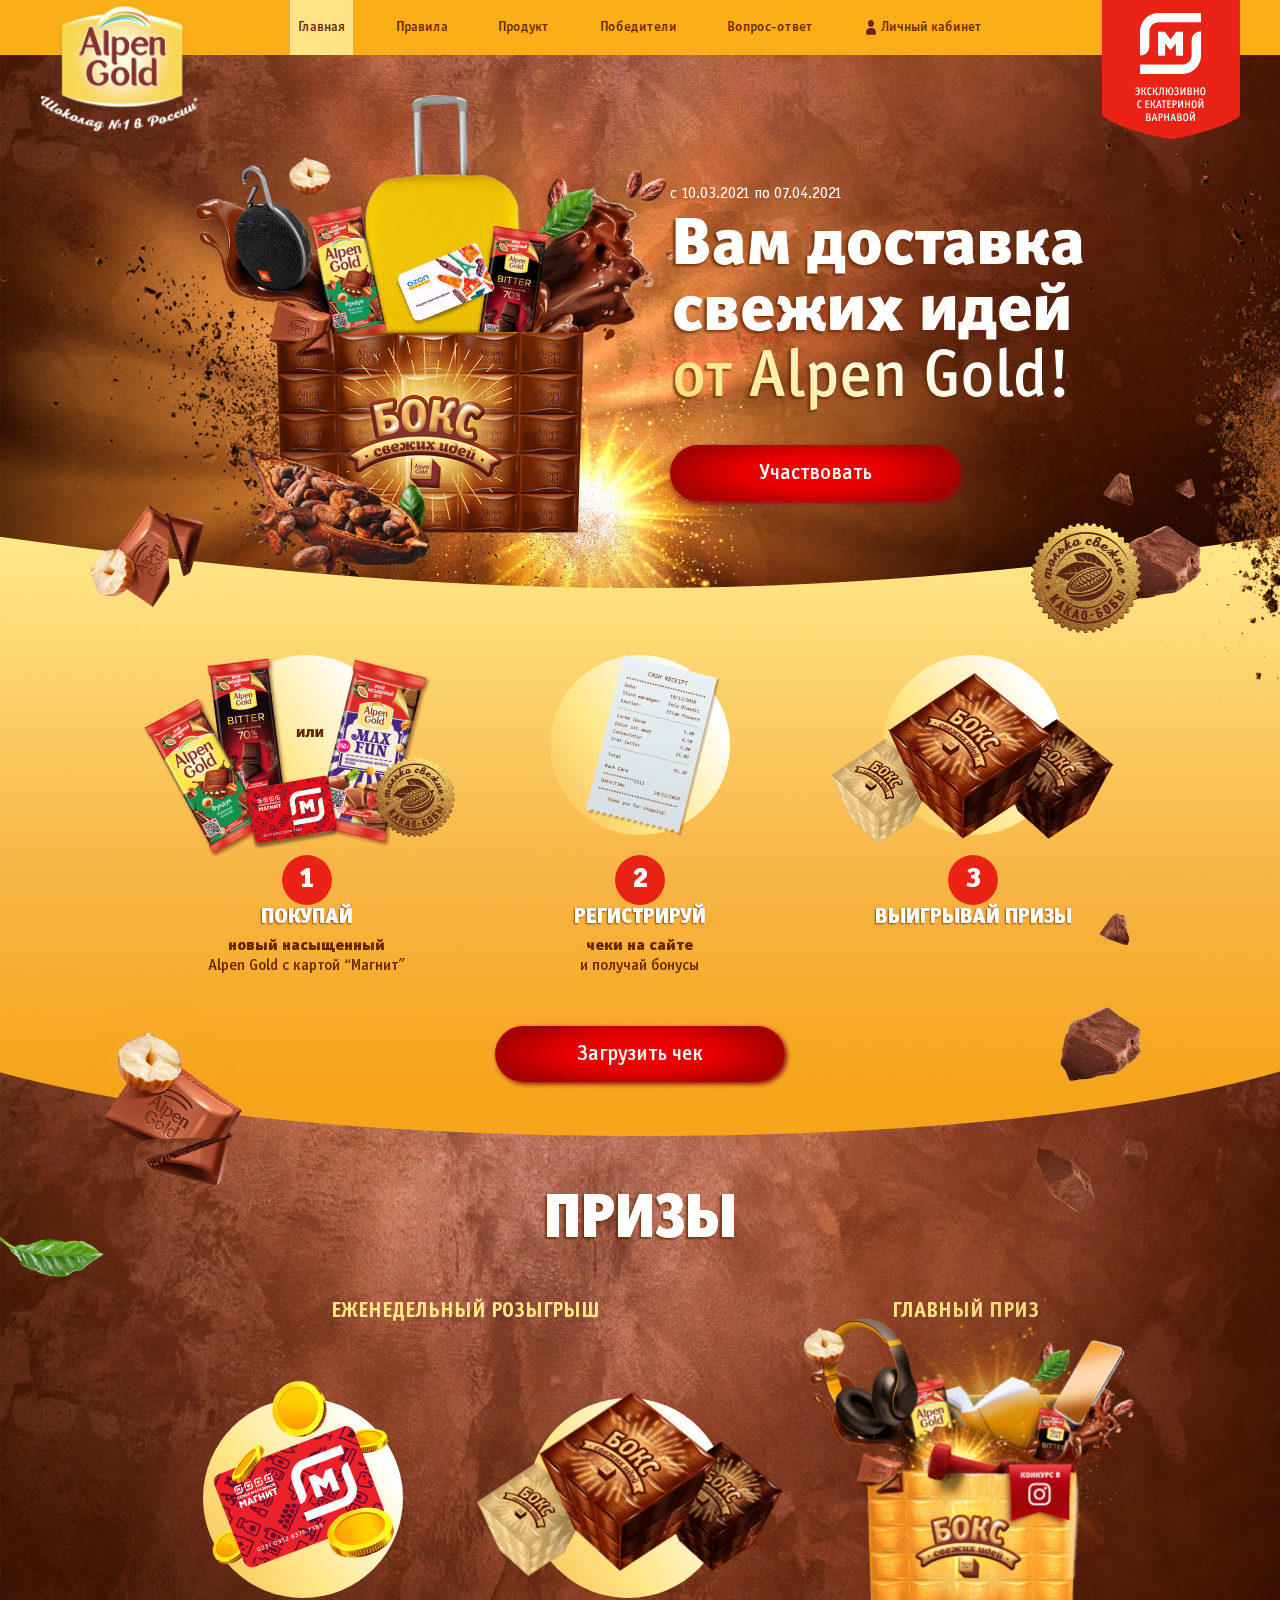
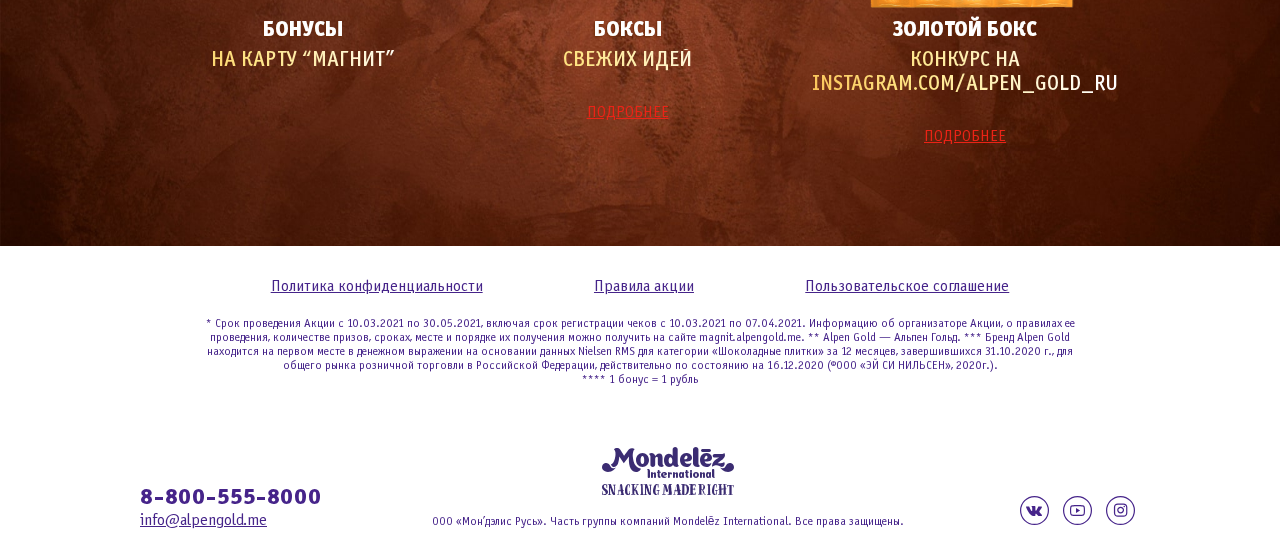
<file: index.html>
<!DOCTYPE html>
<html lang="en">
<head>
	<meta charset="UTF-8">
	<title>Alpengold Revamp Magnit</title>
	<meta http-equiv="X-UA-Compatible" content="IE=edge">
    <meta name="viewport" content="width=device-width, initial-scale=1.0, maximum-scale=1.0, minimum-scale=1.0, user-scalable=no">
    <meta name="format-detection" content="telephone=no">
    <link rel="icon" href="favicon.ico">
	<link rel="stylesheet" href="fonts/stylesheet.css">
	<link rel="stylesheet" href="libs/select2/select2.min.css">
	<link rel="stylesheet" href="libs/scrollbar/jquery.scrollbar.css">
	<link rel="stylesheet" href="css/styles.css">
	<!--[if lte IE 9]>
    <script src="http://phpbbex.com/oldies/oldies.js" charset="utf-8"></script>
    <script src="https://oss.maxcdn.com/html5shiv/3.7.3/html5shiv.min.js"></script>
    <script src="https://oss.maxcdn.com/respond/1.4.2/respond.min.js"></script>
    <![endif]-->
</head>
<body>
	<div class="wrapper">
		<div class="content">
			<header>
				<div class="menu">
					<a href="index.html" class="logo">
						<img src="img/logo.png" alt="">
					</a>
					<a href="#!" class="burger"></a>
					<nav class="menu-links">
						<a href="index.html" class="menu-link active">Главная</a>
						<a href="#!" class="menu-link" target="_blank">Правила</a>
						<a href="product.html" class="menu-link">Продукт</a>
						<a href="winners.html" class="menu-link">Победители</a>
						<a href="faq.html" class="menu-link">Вопрос-ответ</a>
						<a href="lk.html" class="menu-link login-link pop-op" data-popup="auth">Личный кабинет</a>
					</nav>
					<div class="ex"></div>
				</div>
			</header>
			<section class="main-block">
				<div class="main-decor1-mob"></div>
				<div class="kv"></div>
				<div class="container">
					<div class="action-info">
						<div class="action-dates">с 10.03.2021 по 07.04.2021</div>
						<div class="action-title"></div>
						<div class="btn-wrapper">
							<a href="#!" class="btn pop-op" data-popup="auth">Участвовать</a>
						</div>
					</div>
				</div>
			</section>
			<section class="steps-block">
				<div class="main-dust desktop-visible"></div>
				<div class="main-decor1"></div>
				<div class="main-decor2"></div>
				<div class="container">
					<div class="steps">
						<div class="step step1">
							<div class="step-img">
								<img srcset="img/step1.png 1x, img/step1@2x.png 2x" alt="">
							</div>
							<div class="step-num">1</div>
							<div class="step-title">Покупай</div>
							<div class="step-text">
								<span>новый насыщенный</span> <br>Alpen Gold с картой “Магнит”
							</div>
						</div>
						<div class="step step2">
							<div class="step-img">
								<img srcset="img/step2.png 1x, img/step2@2x.png 2x" alt="">
							</div>
							<div class="step-num">2</div>
							<div class="step-title">РЕГИСТРИРУЙ</div>
							<div class="step-text">
								<span>чеки на сайте</span> <br>и получай бонусы
							</div>
						</div>
						<div class="step step3">
							<div class="step-img">
								<img srcset="img/step3.png 1x, img/step3@2x.png 2x" alt="">
							</div>
							<div class="step-num">3</div>
							<div class="step-title">Выигрывай Призы</div>
							<div class="step-text">
								<span></span>
							</div>
						</div>
					</div>
					<div class="btn-wrapper desktop-visible">
						<a href="#!" class="btn pop-op" data-popup="auth">Загрузить чек</a>
					</div>
				</div>
			</section>
			<section class="prizes-block">
				<div class="main-decor3"></div>
				<div class="main-decor4"></div>
				<div class="main-decor5 mobile-visible"></div>
				<div class="container">
					<div class="prizes-title">Призы</div>
					<div class="prizes">
						<div class="prize-col">
							<div class="prize-col-title">ЕЖЕНЕДЕЛЬНЫЙ РОЗЫГРЫШ</div>
							<div class="prize-wrapper">
								<div class="prize prize1">
									<div class="prize-img">
										<img src="img/prizes/prize1.png" alt="">
									</div>
									<div class="prize-title">Бонусы</div>
									<div class="prize-text">
										на карту “МАГНИТ”
									</div>
								</div>
								<div class="prize prize2">
									<div class="prize-img">
										<img srcset="img/prize2.png 1x, img/prize2@2x.png 2x" alt="">
									</div>
									<div class="prize-title">Боксы</div>
									<div class="prize-text">
										свежих идей
									</div>
									<a href="boxes.html" class="link places-link">Подробнее</a>
								</div>
							</div>
						</div>
						<div class="prize-col">
							<div class="prize-col-title">Главный приз</div>
							<div class="prize prize3">
								<div class="prize-img">
									<img src="img/prizes/main-prize.png" alt="">
								</div>
								<div class="prize-title">Золотой бокс</div>
								<div class="prize-text">
									КОНКУРС НА instagram.com/alpen_gold_ru
								</div>
								<a href="#!" class="link places-link pop-op" data-popup="gold-box">Подробнее</a>
							</div>
						</div>
					</div>
				</div>
			</section>
		</div>
		<footer>
			<div class="container">
				<div class="footer-links">
					<a href="#!" class="link" target="_blank">Политика конфиденциальности</a>
					<a href="#!" class="link" target="_blank">Правила акции</a>
					<a href="#!" class="link" target="_blank">Пользовательское соглашение</a>
				</div>
				<div class="footer-text">
					* Срок проведения Акции с 10.03.2021 по 30.05.2021, включая срок регистрации чеков с 10.03.2021 по 07.04.2021. Информацию об организаторе Акции, о правилах ее проведения, количестве призов, сроках, месте и порядке их получения можно получить на сайте magnit.alpengold.me. ** Alpen Gold — Альпен Гольд. *** Бренд Alpen Gold находится на первом месте в денежном выражении на основании данных Nielsen RMS для категории «Шоколадные плитки» за 12 месяцев, завершившихся 31.10.2020 г., для общего рынка розничной торговли в Российской Федерации, действительно по состоянию на 16.12.2020 (©ООО «ЭЙ СИ НИЛЬСЕН», 2020г.). <br>**** 1 бонус = 1 рубль
				</div>
				<div class="footer-wrapper">
					<div class="footer-contacts">
						<a href="tel:8-800-555-8000" class="footer-phone invert-link">8-800-555-8000</a>
						<a href="mailto:info@alpengold.me" class="footer-mail link">info@alpengold.me</a>
					</div>
					<div class="footer-copyright">
						<div class="mndlz">
							<img src="img/mndlz.svg" alt="">
						</div>
						<div class="copyright">ООО «Мон’дэлис Русь». Часть группы компаний Mondelēz International. Все права защищены.</div>
					</div>
					<div class="footer-socials">
						<a href="#!" target="_blank">
							<img src="img/vk.svg" alt="">
						</a>
						<a href="#!" target="_blank">
							<img src="img/yt.svg" alt="">
						</a>
						<a href="#!" target="_blank">
							<img src="img/inst.svg" alt="">
						</a>
					</div>
				</div>
			</div>
		</footer>
	</div>
	<div class="popups">
		<div id="auth" class="popup">
			<div class="popup__wrap">
				<div class="decor-left1 desktop-visible"></div>
            	<div class="decor-left2 desktop-visible"></div>
            	<div class="decor-left3 desktop-visible"></div>
            	<div class="decor-right1 desktop-visible"></div>
            	<div class="decor-right2 desktop-visible"></div>
            	<div class="decor-right3 desktop-visible"></div>
				<a href="#!" class="close-popup js-close-popup">
					<svg width="21" height="20" viewBox="0 0 21 20" fill="none" xmlns="http://www.w3.org/2000/svg">
						<path d="M18.0078 2L2.00781 18" stroke="#682700" stroke-width="4" stroke-linecap="round" stroke-linejoin="round" />
    					<path d="M2.00781 2L18.0078 18" stroke="#682700" stroke-width="4" stroke-linecap="round" stroke-linejoin="round" />
					</svg>
				</a>
                <div class="popup__inner">
                    <div class="popup__title">Вход</div>
                    <div class="popup__error"></div>
                    <form class="popup-form">
                    	<div class="input-field">
                    		<input type="text" name="phone" class="phone-mask" placeholder="Телефон" required>
                    	</div>
                    	<div class="input-field mb30">
                    		<input type="password" name="password" class="pwd-input" placeholder="Пароль" required>
                    		<a href="#!" class="link restore-link pop-op" data-popup="restore-password">Забыли пароль?</a>
                    	</div>
                    	<div class="btn-wrapper">
							<button class="btn popup-btn">Войти</button>
						</div>
                    </form>
                    <div class="reg-text">
                    	Если вы впервые <br>на сайте, то вам необходимо
                    	<a href="#!" class="link popup-link pop-op" data-popup="reg">Зарегистрироваться</a>
                    </div>
                </div>
            </div>
		</div>
		<div id="reg" class="popup">
			<div class="popup__wrap">
				<div class="decor-left1 desktop-visible"></div>
            	<div class="decor-left2 desktop-visible"></div>
            	<div class="decor-left3 desktop-visible"></div>
            	<div class="decor-right1 desktop-visible"></div>
            	<div class="decor-right2 desktop-visible"></div>
            	<div class="decor-right3 desktop-visible"></div>
            	<div class="decor-bottom desktop-visible"></div>
				<a href="#!" class="close-popup js-close-popup">
					<svg width="21" height="20" viewBox="0 0 21 20" fill="none" xmlns="http://www.w3.org/2000/svg">
						<path d="M18.0078 2L2.00781 18" stroke="#682700" stroke-width="4" stroke-linecap="round" stroke-linejoin="round" />
    					<path d="M2.00781 2L18.0078 18" stroke="#682700" stroke-width="4" stroke-linecap="round" stroke-linejoin="round" />
					</svg>
				</a>
                <div class="popup__inner">
                    <div class="popup__title">Регистрация</div>
                    <div class="popup__error"></div>
                    <form class="popup-form">
                    	<div class="input-field">
                    		<input type="text" name="fio" placeholder="Ф.И.О." required>
                    	</div>
                    	<div class="input-field">
                    		<input type="text" name="phone" class="phone-mask" placeholder="Телефон" required>                    		
                    	</div>
                    	<div class="input-field">
                    		<input type="text" name="email" placeholder="E-mail" required>                    		
                    	</div>
                    	<div class="input-field">
                    		<div class="select">
								<select name="city" class="select-search" data-placeholder="Город" required>
									<option value=""></option>
									<option value="1">Город</option>
									<option value="2">Город</option>
									<option value="3">Город</option>
								</select>
							</div>
                    	</div>
                    	<div class="popup__desc">Введите символы с картинки</div>
                    	<div class="captcha-wrap mb20">
                    		<div class="popup__error"></div>
                    		<div class="captcha-field">
                    			<img src="img/captcha.png" alt="" style="mix-blend-mode: multiply;"> <!-- убрать mix-blend-mode для капчи без белого фона -->
                    			<a href="#!" class="reload-captcha"></a>
                    		</div>
                    		<div class="input-field">
	                    		<input type="text" name="captcha" required>
	                    	</div>
                    	</div>
                    	<div class="checkbox-wrapper">
							<div class="input-field checkbox-field">
	                            <label for="check-rules" class="checkbox">
	                                <input id="check-rules" name="check-rules" type="checkbox" required>
	                                <span class="checkmark"></span>
	                                <span class="checkbox-text">Я согласен с <a href="#!" class="rules-link link" target="_blank">Правилами акции</a></span>
	                            </label> 
	                        </div>
	                        <div class="input-field checkbox-field">
	                            <label for="check-data" class="checkbox">
	                                <input id="check-data" name="check-data" type="checkbox" required>
	                                <span class="checkmark"></span>
	                                <span class="checkbox-text">Я согласен на обработку моих <a href="#!" class="rules-link link" target="_blank">персональных данных</a></span>
	                            </label> 
	                        </div>
	                        <div class="input-field checkbox-field">
	                            <label for="check-mndlz" class="checkbox">
	                                <input id="check-mndlz" name="check-mndlz" type="checkbox" required>
	                                <span class="checkmark"></span>
	                                <span class="checkbox-text">Я согласен получать рассылки по акциям Mondelez</span>
	                            </label> 
	                        </div>
						</div>
						<div class="btn-wrapper">
							<!-- <button class="btn"><span>Войти</span></button> -->
							<a href="#!" class="btn popup-btn pop-op" data-popup="reg-success">Отправить</a>
						</div>
                    </form>
                </div>
            </div>
		</div>
		<div id="reg-success" class="popup">
			<div class="popup__wrap">
				<div class="decor-left1 desktop-visible"></div>
            	<div class="decor-left2 desktop-visible"></div>
            	<div class="decor-left3 desktop-visible"></div>
            	<div class="decor-right1 desktop-visible"></div>
            	<div class="decor-right2 desktop-visible"></div>
            	<div class="decor-right3 desktop-visible"></div>
				<a href="#!" class="close-popup js-close-popup">
					<svg width="21" height="20" viewBox="0 0 21 20" fill="none" xmlns="http://www.w3.org/2000/svg">
						<path d="M18.0078 2L2.00781 18" stroke="#682700" stroke-width="4" stroke-linecap="round" stroke-linejoin="round" />
    					<path d="M2.00781 2L18.0078 18" stroke="#682700" stroke-width="4" stroke-linecap="round" stroke-linejoin="round" />
					</svg>
				</a>
                <div class="popup__inner">
                	<div class="popup__title">Регистрация пройдена</div>
                    <div class="popup__desc">Пароль для входа на сайт отправлен на номер телефона, указанный при регистрации.</div>
                    <div class="btn-wrapper">
						<a href="#!" class="btn popup-btn pop-op" data-popup="auth">Войти</a>
					</div>
                </div>
            </div>
		</div>
		<div id="restore-password" class="popup">
			<div class="popup__wrap">
				<div class="decor-left1 desktop-visible"></div>
            	<div class="decor-left2 desktop-visible"></div>
            	<div class="decor-left3 desktop-visible"></div>
            	<div class="decor-right1 desktop-visible"></div>
            	<div class="decor-right2 desktop-visible"></div>
            	<div class="decor-right3 desktop-visible"></div>
				<a href="#!" class="close-popup js-close-popup">
					<svg width="21" height="20" viewBox="0 0 21 20" fill="none" xmlns="http://www.w3.org/2000/svg">
						<path d="M18.0078 2L2.00781 18" stroke="#682700" stroke-width="4" stroke-linecap="round" stroke-linejoin="round" />
    					<path d="M2.00781 2L18.0078 18" stroke="#682700" stroke-width="4" stroke-linecap="round" stroke-linejoin="round" />
					</svg>
				</a>
                <div class="popup__inner">
                    <div class="popup__title">Сброс пароля</div>
                    <form class="popup-form">
                    	<div class="popup__desc before-send">Введите свой телефон для восстановления пароля<br><br>Мы отправим смс с паролем</div>
                    	<div class="popup__desc after-send" style="display: none;">Пароль был отправлен в смс-сообщении</div>
                    	<div class="input-field">
                    		<input type="text" name="phone" class="phone-mask" placeholder="Телефон" required>
                    	</div>
                    	<div class="input-field mb30">
							<span class="clock-text" style="display: none;">Можно отправить повторно через <span class="clock"></span></span>
                    	</div>
                    	<div class="btn-wrapper">
							<button class="btn popup-btn">Отправить</button>
						</div>
                    </form>
                </div>
            </div>
		</div>
		<div id="check-upload" class="popup">
			<div class="popup__wrap">
				<div class="decor-left1 desktop-visible"></div>
            	<div class="decor-left2 desktop-visible"></div>
            	<div class="decor-left3 desktop-visible"></div>
            	<div class="decor-right1 desktop-visible"></div>
            	<div class="decor-right2 desktop-visible"></div>
            	<div class="decor-right3 desktop-visible"></div>
				<a href="#!" class="close-popup js-close-popup">
					<svg width="21" height="20" viewBox="0 0 21 20" fill="none" xmlns="http://www.w3.org/2000/svg">
						<path d="M18.0078 2L2.00781 18" stroke="#682700" stroke-width="4" stroke-linecap="round" stroke-linejoin="round" />
    					<path d="M2.00781 2L18.0078 18" stroke="#682700" stroke-width="4" stroke-linecap="round" stroke-linejoin="round" />
					</svg>
				</a>
                <div class="popup__inner">
                    <div class="popup__title">Загрузка чека</div>
                    <div class="iframe-wrap">
                        <!-- <iframe src="https://checkservice.emg.ru/Upload?id=630b7ffa-2815-4c9b-96f8-b485c73a1ed9&participantId=1&hash=1958d3842a1595b11ec2c7ed5e9e6305" class="iframe" frameborder="0"></iframe> -->
                    </div>
                </div>
            </div>
		</div>
		<div id="check-rejected" class="popup">
			<div class="popup__wrap">
				<div class="decor-left1 desktop-visible"></div>
            	<div class="decor-left2 desktop-visible"></div>
            	<div class="decor-left3 desktop-visible"></div>
            	<div class="decor-right1 desktop-visible"></div>
            	<div class="decor-right2 desktop-visible"></div>
            	<div class="decor-right3 desktop-visible"></div>
				<a href="#!" class="close-popup js-close-popup">
					<svg width="21" height="20" viewBox="0 0 21 20" fill="none" xmlns="http://www.w3.org/2000/svg">
						<path d="M18.0078 2L2.00781 18" stroke="#682700" stroke-width="4" stroke-linecap="round" stroke-linejoin="round" />
    					<path d="M2.00781 2L18.0078 18" stroke="#682700" stroke-width="4" stroke-linecap="round" stroke-linejoin="round" />
					</svg>
				</a>
                <div class="popup__inner">
                	<div class="popup__title">Чек отклонен</div>
                    <div class="popup__desc">Такой чек уже был загружен ранее. Попробуйте загрузить другой чек.</div>
                    <div class="btn-wrapper">
						<a href="#!" class="btn popup-btn js-close-popup">Понятно</a>
					</div>
                </div>
            </div>
		</div>
		<div id="gold-box" class="popup">
			<div class="popup__wrap">
				<div class="decor-left1 desktop-visible"></div>
            	<div class="decor-left2 desktop-visible"></div>
            	<div class="decor-left3 desktop-visible"></div>
            	<div class="decor-right1 desktop-visible"></div>
            	<div class="decor-right2 desktop-visible"></div>
            	<div class="decor-right3 desktop-visible"></div>
				<a href="#!" class="close-popup js-close-popup">
					<svg width="21" height="20" viewBox="0 0 21 20" fill="none" xmlns="http://www.w3.org/2000/svg">
						<path d="M18.0078 2L2.00781 18" stroke="#682700" stroke-width="4" stroke-linecap="round" stroke-linejoin="round" />
    					<path d="M2.00781 2L18.0078 18" stroke="#682700" stroke-width="4" stroke-linecap="round" stroke-linejoin="round" />
					</svg>
				</a>
                <div class="popup__inner">
                	<div class="popup__title">Золотой бокс</div>
                    <div class="popup__desc">Текст про конкурс в инстаграм</div>
                    <div class="btn-wrapper">
						<a href="#!" class="btn popup-btn" target="_blank">Перейти в инстаграм</a>
					</div>
                </div>
            </div>
		</div>
	</div>

	<script src="libs/jquery-3.5.1.min.js"></script>
	<script src="libs/select2/select2.min.js"></script>
	<script src="libs/jquery.validate.min.js"></script>
	<script src="libs/scrollbar/jquery.scrollbar.min.js"></script>
	<script src="libs/jquery.inputmask.min.js"></script>
	<script src="libs/jquery.countdown.min.js"></script>
	<script src="libs/slick.min.js"></script>
	<script src="js/scripts.js"></script>
</body>
</html>
</file>
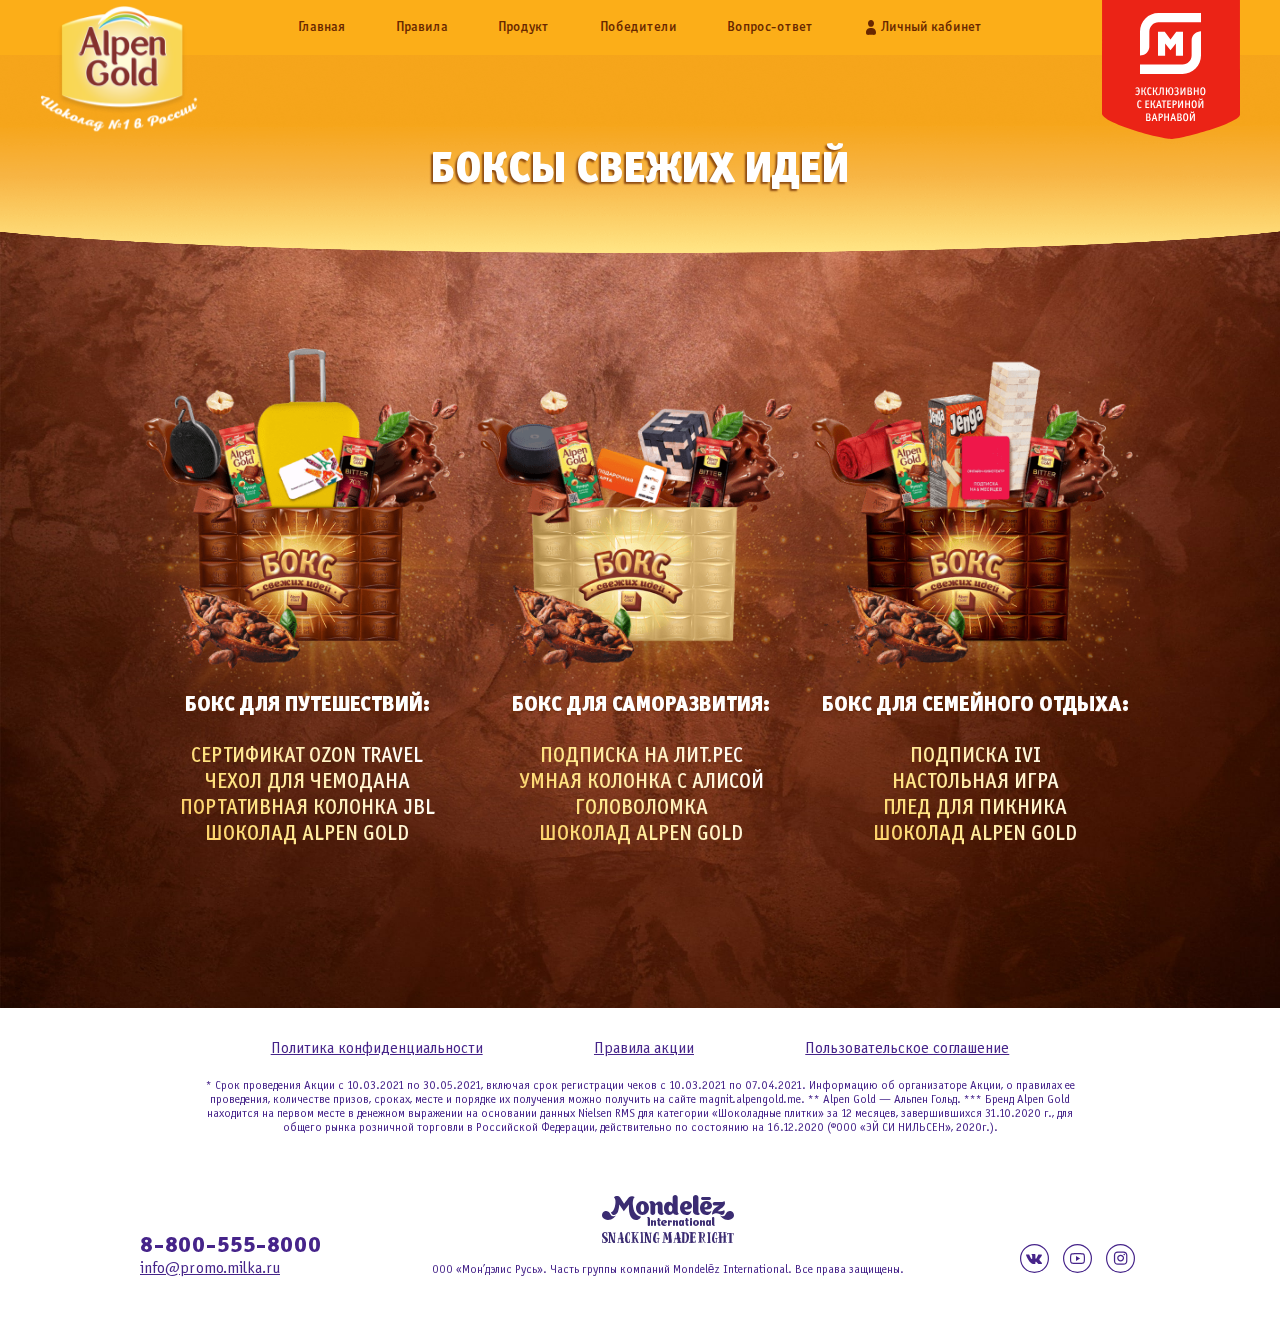
<file: boxes.html>
<!DOCTYPE html>
<html lang="en">
<head>
	<meta charset="UTF-8">
	<title>Alpengold Revamp Magnit</title>
	<meta http-equiv="X-UA-Compatible" content="IE=edge">
    <meta name="viewport" content="width=device-width, initial-scale=1.0, maximum-scale=1.0, minimum-scale=1.0, user-scalable=no">
    <meta name="format-detection" content="telephone=no">
    <link rel="icon" href="favicon.ico">
	<link rel="stylesheet" href="fonts/stylesheet.css">
	<link rel="stylesheet" href="libs/select2/select2.min.css">
	<link rel="stylesheet" href="libs/scrollbar/jquery.scrollbar.css">
	<link rel="stylesheet" href="css/styles.css">
	<!--[if lte IE 9]>
    <script src="http://phpbbex.com/oldies/oldies.js" charset="utf-8"></script>
    <script src="https://oss.maxcdn.com/html5shiv/3.7.3/html5shiv.min.js"></script>
    <script src="https://oss.maxcdn.com/respond/1.4.2/respond.min.js"></script>
    <![endif]-->
</head>
<body>
	<div class="wrapper">
		<div class="content">
			<header>
				<div class="menu">
					<a href="index.html" class="logo">
						<img src="img/logo.png" alt="">
					</a>
					<a href="#!" class="burger"></a>
					<nav class="menu-links">
						<a href="index.html" class="menu-link">Главная</a>
						<a href="#!" class="menu-link" target="_blank">Правила</a>
						<a href="product.html" class="menu-link">Продукт</a>
						<a href="winners.html" class="menu-link">Победители</a>
						<a href="faq.html" class="menu-link">Вопрос-ответ</a>
						<a href="lk.html" class="menu-link login-link pop-op" data-popup="auth">Личный кабинет</a>
					</nav>
					<div class="ex"></div>
				</div>
			</header>
			<div class="inner-page-top">
				<div class="title">Боксы свежих идей</div>
			</div>
			<section class="inner-page boxes-page">
				<div class="container">
					<div class="boxes-slider">
						<div class="box-slide">
							<div class="box">
								<div class="box-img">
									<img srcset="img/boxes/box1.png 1x, img/boxes/box1.png 2x" alt="">
								</div>
								<div class="box-title">Бокс для путешествий:</div>
	 							<div class="box-text">
	 								Сертификат Ozon Travel <br>
	 								Чехол для чемодана <br>
	 								Портативная колонка JBL <br>
	 								Шоколад Alpen Gold 
	 							</div>
							</div>
						</div>
						<div class="box-slide">
							<div class="box">
								<div class="box-img">
									<img srcset="img/boxes/box2.png 1x, img/boxes/box2.png 2x" alt="">
								</div>
								<div class="box-title">Бокс для саморазвития:</div>
	 							<div class="box-text">
									Подписка на Лит.рес <br>
									Умная колонка с Алисой <br>
									Головоломка <br>
									Шоколад Alpen Gold
	 							</div>
							</div>
						</div>
						<div class="box-slide">
							<div class="box">
								<div class="box-img">
									<img srcset="img/boxes/box3.png 1x, img/boxes/box3.png 2x" alt="">
								</div>
								<div class="box-title">Бокс для семейного отдыха:</div>
	 							<div class="box-text">
									Подписка IvI <br>
									Настольная игра <br>
									Плед для пикника <br>
									Шоколад Alpen Gold
	 							</div>
							</div>
						</div>
					</div>
				</div>
			</section>
		</div>
		<footer>
			<div class="container">
				<div class="footer-links">
					<a href="#!" class="link" target="_blank">Политика конфиденциальности</a>
					<a href="#!" class="link" target="_blank">Правила акции</a>
					<a href="#!" class="link" target="_blank">Пользовательское соглашение</a>
				</div>
				<div class="footer-text">
					 * Срок проведения Акции с 10.03.2021 по 30.05.2021, включая срок регистрации чеков с 10.03.2021 по 07.04.2021. Информацию об организаторе Акции, о правилах ее проведения, количестве призов, сроках, месте и порядке их получения можно получить на сайте magnit.alpengold.me. ** Alpen Gold — Альпен Гольд. *** Бренд Alpen Gold находится на первом месте в денежном выражении на основании данных Nielsen RMS для категории «Шоколадные плитки» за 12 месяцев, завершившихся 31.10.2020 г., для общего рынка розничной торговли в Российской Федерации, действительно по состоянию на 16.12.2020 (©ООО «ЭЙ СИ НИЛЬСЕН», 2020г.).
				</div>
				<div class="footer-wrapper">
					<div class="footer-contacts">
						<a href="tel:8-800-555-8000" class="footer-phone invert-link">8-800-555-8000</a>
						<a href="mailto:info@promo.milka.ru" class="footer-mail link">info@promo.milka.ru</a>
					</div>
					<div class="footer-copyright">
						<div class="mndlz">
							<img src="img/mndlz.svg" alt="">
						</div>
						<div class="copyright">ООО «Мон’дэлис Русь». Часть группы компаний Mondelēz International. Все права защищены.</div>
					</div>
					<div class="footer-socials">
						<a href="#!" target="_blank">
							<img src="img/vk.svg" alt="">
						</a>
						<a href="#!" target="_blank">
							<img src="img/yt.svg" alt="">
						</a>
						<a href="#!" target="_blank">
							<img src="img/inst.svg" alt="">
						</a>
					</div>
				</div>
			</div>
		</footer>
	</div>
	<div class="popups">
		<div id="auth" class="popup">
			<div class="popup__wrap">
				<div class="decor-left1 desktop-visible"></div>
            	<div class="decor-left2 desktop-visible"></div>
            	<div class="decor-left3 desktop-visible"></div>
            	<div class="decor-right1 desktop-visible"></div>
            	<div class="decor-right2 desktop-visible"></div>
            	<div class="decor-right3 desktop-visible"></div>
				<a href="#!" class="close-popup js-close-popup">
					<svg width="21" height="20" viewBox="0 0 21 20" fill="none" xmlns="http://www.w3.org/2000/svg">
						<path d="M18.0078 2L2.00781 18" stroke="#682700" stroke-width="4" stroke-linecap="round" stroke-linejoin="round" />
    					<path d="M2.00781 2L18.0078 18" stroke="#682700" stroke-width="4" stroke-linecap="round" stroke-linejoin="round" />
					</svg>
				</a>
                <div class="popup__inner">
                    <div class="popup__title">Вход</div>
                    <div class="popup__error"></div>
                    <form class="popup-form">
                    	<div class="input-field">
                    		<input type="text" name="phone" class="phone-mask" placeholder="Телефон" required>
                    	</div>
                    	<div class="input-field mb30">
                    		<input type="password" name="password" class="pwd-input" placeholder="Пароль" required>
                    		<a href="#!" class="link restore-link pop-op" data-popup="restore-password">Забыли пароль?</a>
                    	</div>
                    	<div class="btn-wrapper">
							<button class="btn popup-btn">Войти</button>
						</div>
                    </form>
                    <div class="reg-text">
                    	Если вы впервые <br>на сайте, то вам необходимо
                    	<a href="#!" class="link popup-link pop-op" data-popup="reg">Зарегистрироваться</a>
                    </div>
                </div>
            </div>
		</div>
		<div id="reg" class="popup">
			<div class="popup__wrap">
				<div class="decor-left1 desktop-visible"></div>
            	<div class="decor-left2 desktop-visible"></div>
            	<div class="decor-left3 desktop-visible"></div>
            	<div class="decor-right1 desktop-visible"></div>
            	<div class="decor-right2 desktop-visible"></div>
            	<div class="decor-right3 desktop-visible"></div>
            	<div class="decor-bottom desktop-visible"></div>
				<a href="#!" class="close-popup js-close-popup">
					<svg width="21" height="20" viewBox="0 0 21 20" fill="none" xmlns="http://www.w3.org/2000/svg">
						<path d="M18.0078 2L2.00781 18" stroke="#682700" stroke-width="4" stroke-linecap="round" stroke-linejoin="round" />
    					<path d="M2.00781 2L18.0078 18" stroke="#682700" stroke-width="4" stroke-linecap="round" stroke-linejoin="round" />
					</svg>
				</a>
                <div class="popup__inner">
                    <div class="popup__title">Регистрация</div>
                    <div class="popup__error"></div>
                    <form class="popup-form">
                    	<div class="input-field">
                    		<input type="text" name="fio" placeholder="Ф.И.О." required>
                    	</div>
                    	<div class="input-field">
                    		<input type="text" name="phone" class="phone-mask" placeholder="Телефон" required>                    		
                    	</div>
                    	<div class="input-field">
                    		<input type="text" name="email" placeholder="E-mail" required>                    		
                    	</div>
                    	<div class="input-field">
                    		<div class="select">
								<select name="city" class="select-search" data-placeholder="Город" required>
									<option value=""></option>
									<option value="1">Город</option>
									<option value="2">Город</option>
									<option value="3">Город</option>
								</select>
							</div>
                    	</div>
                    	<div class="popup__desc">Введите символы с картинки</div>
                    	<div class="captcha-wrap mb20">
                    		<div class="popup__error"></div>
                    		<div class="captcha-field">
                    			<img src="img/captcha.png" alt="" style="mix-blend-mode: multiply;"> <!-- убрать mix-blend-mode для капчи без белого фона -->
                    			<a href="#!" class="reload-captcha"></a>
                    		</div>
                    		<div class="input-field">
	                    		<input type="text" name="captcha" required>
	                    	</div>
                    	</div>
                    	<div class="checkbox-wrapper">
							<div class="input-field checkbox-field">
	                            <label for="check-rules" class="checkbox">
	                                <input id="check-rules" name="check-rules" type="checkbox" required>
	                                <span class="checkmark"></span>
	                                <span class="checkbox-text">Я согласен с <a href="#!" class="rules-link link" target="_blank">Правилами акции</a></span>
	                            </label> 
	                        </div>
	                        <div class="input-field checkbox-field">
	                            <label for="check-data" class="checkbox">
	                                <input id="check-data" name="check-data" type="checkbox" required>
	                                <span class="checkmark"></span>
	                                <span class="checkbox-text">Я согласен на обработку моих <a href="#!" class="rules-link link" target="_blank">персональных данных</a></span>
	                            </label> 
	                        </div>
	                        <div class="input-field checkbox-field">
	                            <label for="check-mndlz" class="checkbox">
	                                <input id="check-mndlz" name="check-mndlz" type="checkbox" required>
	                                <span class="checkmark"></span>
	                                <span class="checkbox-text">Я согласен получать рассылки по акциям Mondelez</span>
	                            </label> 
	                        </div>
						</div>
						<div class="btn-wrapper">
							<!-- <button class="btn"><span>Войти</span></button> -->
							<a href="#!" class="btn popup-btn pop-op" data-popup="reg-success">Отправить</a>
						</div>
                    </form>
                </div>
            </div>
		</div>
		<div id="reg-success" class="popup">
			<div class="popup__wrap">
				<div class="decor-left1 desktop-visible"></div>
            	<div class="decor-left2 desktop-visible"></div>
            	<div class="decor-left3 desktop-visible"></div>
            	<div class="decor-right1 desktop-visible"></div>
            	<div class="decor-right2 desktop-visible"></div>
            	<div class="decor-right3 desktop-visible"></div>
				<a href="#!" class="close-popup js-close-popup">
					<svg width="21" height="20" viewBox="0 0 21 20" fill="none" xmlns="http://www.w3.org/2000/svg">
						<path d="M18.0078 2L2.00781 18" stroke="#682700" stroke-width="4" stroke-linecap="round" stroke-linejoin="round" />
    					<path d="M2.00781 2L18.0078 18" stroke="#682700" stroke-width="4" stroke-linecap="round" stroke-linejoin="round" />
					</svg>
				</a>
                <div class="popup__inner">
                	<div class="popup__title">Регистрация пройдена</div>
                    <div class="popup__desc">Пароль для входа на сайт отправлен на номер телефона, указанный при регистрации.</div>
                    <div class="btn-wrapper">
						<a href="#!" class="btn popup-btn pop-op" data-popup="auth">Войти</a>
					</div>
                </div>
            </div>
		</div>
		<div id="restore-password" class="popup">
			<div class="popup__wrap">
				<div class="decor-left1 desktop-visible"></div>
            	<div class="decor-left2 desktop-visible"></div>
            	<div class="decor-left3 desktop-visible"></div>
            	<div class="decor-right1 desktop-visible"></div>
            	<div class="decor-right2 desktop-visible"></div>
            	<div class="decor-right3 desktop-visible"></div>
				<a href="#!" class="close-popup js-close-popup">
					<svg width="21" height="20" viewBox="0 0 21 20" fill="none" xmlns="http://www.w3.org/2000/svg">
						<path d="M18.0078 2L2.00781 18" stroke="#682700" stroke-width="4" stroke-linecap="round" stroke-linejoin="round" />
    					<path d="M2.00781 2L18.0078 18" stroke="#682700" stroke-width="4" stroke-linecap="round" stroke-linejoin="round" />
					</svg>
				</a>
                <div class="popup__inner">
                    <div class="popup__title">Сброс пароля</div>
                    <form class="popup-form">
                    	<div class="popup__desc before-send">Введите свой телефон для восстановления пароля<br><br>Мы отправим смс с паролем</div>
                    	<div class="popup__desc after-send" style="display: none;">Пароль был отправлен в смс-сообщении</div>
                    	<div class="input-field">
                    		<input type="text" name="phone" class="phone-mask" placeholder="Телефон" required>
                    	</div>
                    	<div class="input-field mb30">
							<span class="clock-text" style="display: none;">Можно отправить повторно через <span class="clock"></span></span>
                    	</div>
                    	<div class="btn-wrapper">
							<button class="btn popup-btn">Отправить</button>
						</div>
                    </form>
                </div>
            </div>
		</div>
		<div id="check-upload" class="popup">
			<div class="popup__wrap">
				<div class="decor-left1 desktop-visible"></div>
            	<div class="decor-left2 desktop-visible"></div>
            	<div class="decor-left3 desktop-visible"></div>
            	<div class="decor-right1 desktop-visible"></div>
            	<div class="decor-right2 desktop-visible"></div>
            	<div class="decor-right3 desktop-visible"></div>
				<a href="#!" class="close-popup js-close-popup">
					<svg width="21" height="20" viewBox="0 0 21 20" fill="none" xmlns="http://www.w3.org/2000/svg">
						<path d="M18.0078 2L2.00781 18" stroke="#682700" stroke-width="4" stroke-linecap="round" stroke-linejoin="round" />
    					<path d="M2.00781 2L18.0078 18" stroke="#682700" stroke-width="4" stroke-linecap="round" stroke-linejoin="round" />
					</svg>
				</a>
                <div class="popup__inner">
                    <div class="popup__title">Загрузка чека</div>
                    <div class="iframe-wrap">
                        <!-- <iframe src="https://checkservice.emg.ru/Upload?id=630b7ffa-2815-4c9b-96f8-b485c73a1ed9&participantId=1&hash=1958d3842a1595b11ec2c7ed5e9e6305" class="iframe" frameborder="0"></iframe> -->
                    </div>
                </div>
            </div>
		</div>
		<div id="check-rejected" class="popup">
			<div class="popup__wrap">
				<div class="decor-left1 desktop-visible"></div>
            	<div class="decor-left2 desktop-visible"></div>
            	<div class="decor-left3 desktop-visible"></div>
            	<div class="decor-right1 desktop-visible"></div>
            	<div class="decor-right2 desktop-visible"></div>
            	<div class="decor-right3 desktop-visible"></div>
				<a href="#!" class="close-popup js-close-popup">
					<svg width="21" height="20" viewBox="0 0 21 20" fill="none" xmlns="http://www.w3.org/2000/svg">
						<path d="M18.0078 2L2.00781 18" stroke="#682700" stroke-width="4" stroke-linecap="round" stroke-linejoin="round" />
    					<path d="M2.00781 2L18.0078 18" stroke="#682700" stroke-width="4" stroke-linecap="round" stroke-linejoin="round" />
					</svg>
				</a>
                <div class="popup__inner">
                	<div class="popup__title">Чек отклонен</div>
                    <div class="popup__desc">Такой чек уже был загружен ранее. Попробуйте загрузить другой чек.</div>
                    <div class="btn-wrapper">
						<a href="#!" class="btn popup-btn js-close-popup">Понятно</a>
					</div>
                </div>
            </div>
		</div>
	</div>

	<script src="libs/jquery-3.5.1.min.js"></script>
	<script src="libs/select2/select2.min.js"></script>
	<script src="libs/jquery.validate.min.js"></script>
	<script src="libs/scrollbar/jquery.scrollbar.min.js"></script>
	<script src="libs/jquery.inputmask.min.js"></script>
	<script src="libs/jquery.countdown.min.js"></script>
	<script src="libs/slick.min.js"></script>
	<script src="js/scripts.js"></script>
</body>
</html>
</file>
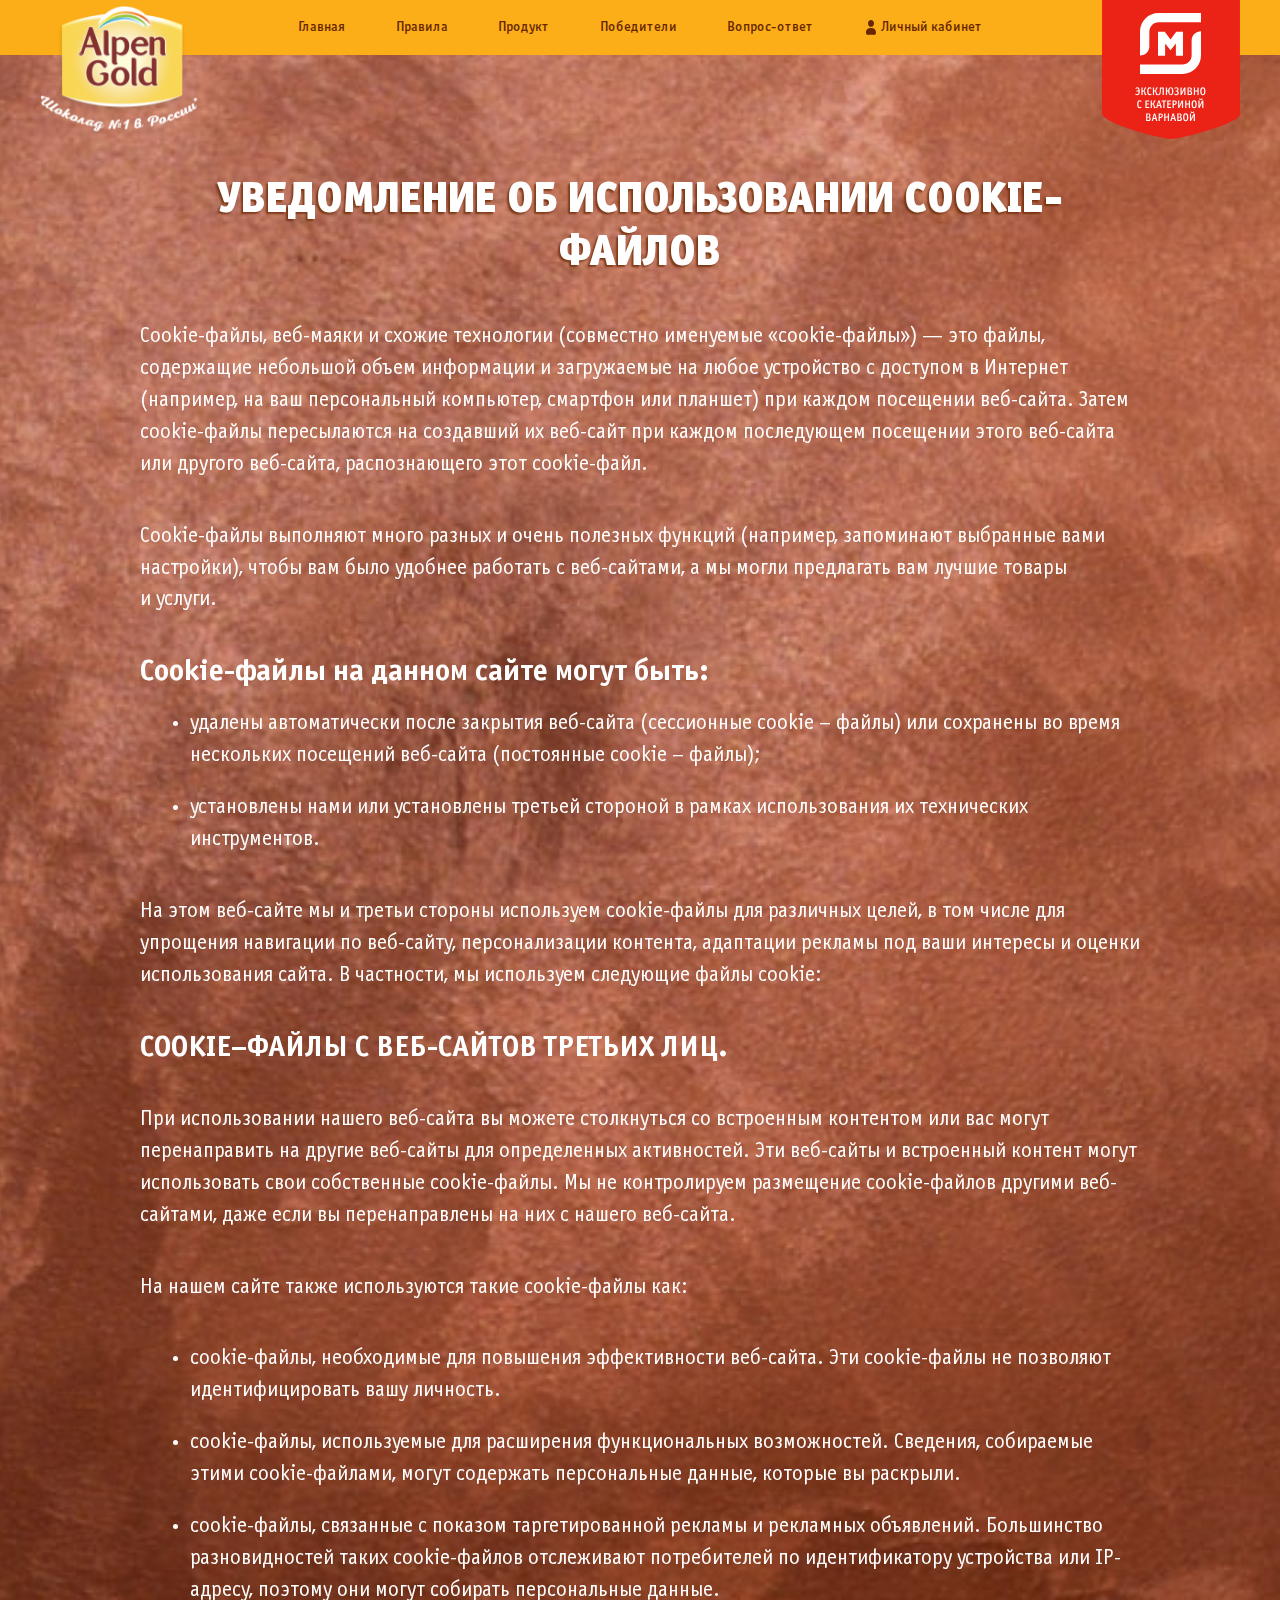
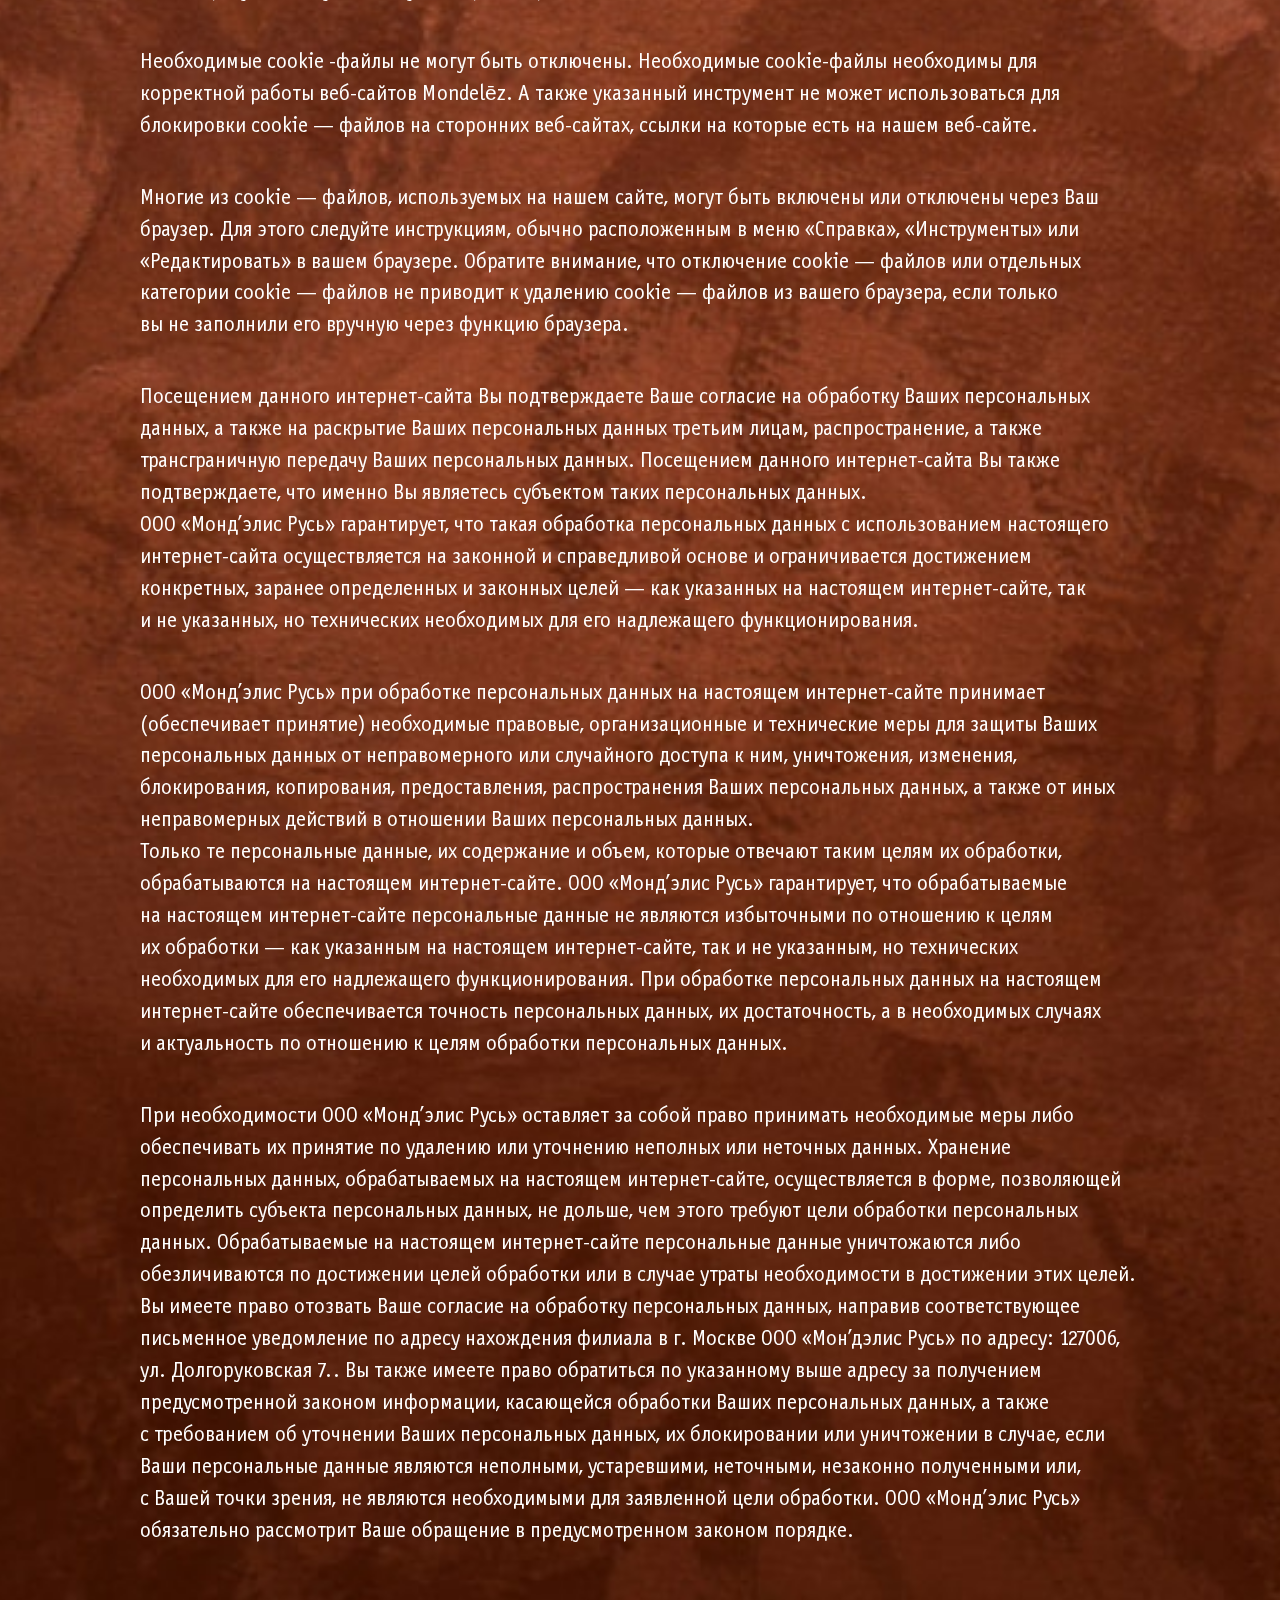
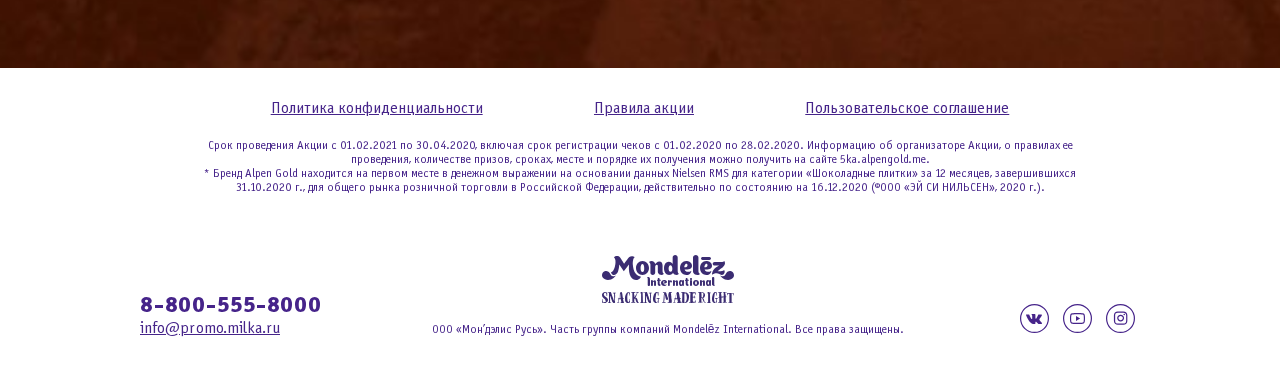
<file: cookies.html>
<!DOCTYPE html>
<html lang="en">
<head>
	<meta charset="UTF-8">
	<title>Alpengold Revamp 5ka</title>
	<meta http-equiv="X-UA-Compatible" content="IE=edge">
    <meta name="viewport" content="width=device-width, initial-scale=1.0, maximum-scale=1.0, minimum-scale=1.0, user-scalable=no">
    <meta name="format-detection" content="telephone=no">
    <link rel="icon" href="favicon.ico">
	<link rel="stylesheet" href="fonts/stylesheet.css">
	<link rel="stylesheet" href="libs/select2/select2.min.css">
	<link rel="stylesheet" href="libs/scrollbar/jquery.scrollbar.css">
	<link rel="stylesheet" href="css/styles.css">
	<!--[if lte IE 9]>
    <script src="http://phpbbex.com/oldies/oldies.js" charset="utf-8"></script>
    <script src="https://oss.maxcdn.com/html5shiv/3.7.3/html5shiv.min.js"></script>
    <script src="https://oss.maxcdn.com/respond/1.4.2/respond.min.js"></script>
    <![endif]-->
</head>
<body>
	<div class="wrapper">
		<div class="content">
			<header>
				<div class="menu">
					<a href="index.html" class="logo">
						<img src="img/logo.png" alt="">
					</a>
					<a href="#!" class="burger"></a>
					<nav class="menu-links">
						<a href="index.html" class="menu-link">Главная</a>
						<a href="#!" class="menu-link" target="_blank">Правила</a>
						<a href="product.html" class="menu-link">Продукт</a>
						<a href="winners.html" class="menu-link">Победители</a>
						<a href="faq.html" class="menu-link">Вопрос-ответ</a>
						<a href="lk.html" class="menu-link login-link pop-op" data-popup="auth">Личный кабинет</a>
					</nav>
					<div class="ex"></div>
				</div>
			</header>
			<section class="inner-page cookies-page">
				<div id="bl_text" class="container">
					<h1 class="title main-cookie-h1">Уведомление об использовании Cookie-файлов</h1>
			        <p>
			            Cookie-файлы, веб-маяки и&nbsp;схожие технологии (совместно именуемые &laquo;cookie-файлы&raquo;)&nbsp;&mdash; это файлы, содержащие небольшой объем информации и&nbsp;загружаемые на&nbsp;любое устройство с&nbsp;доступом в&nbsp;Интернет (например, на&nbsp;ваш персональный компьютер, смартфон или планшет) при каждом посещении веб-сайта. Затем cookie-файлы пересылаются на&nbsp;создавший их&nbsp;веб-сайт при каждом последующем посещении этого веб-сайта или другого веб-сайта, распознающего этот cookie-файл.
			        </p>
			        <p>
			            Cookie-файлы выполняют много разных и&nbsp;очень полезных функций (например, запоминают выбранные вами настройки), чтобы вам было удобнее работать с&nbsp;веб-сайтами, а&nbsp;мы&nbsp;могли предлагать вам лучшие товары и&nbsp;услуги.
			        </p>
			        <h3 class="main-cookie-h3">Cookie-файлы на данном сайте могут быть:</h3>
			        <ul class="cookie-text-ul">
			            <li><span>удалены автоматически после закрытия веб-сайта (сессионные cookie – файлы) или сохранены во время нескольких посещений веб-сайта (постоянные cookie – файлы);</span></li>
			            <li><span>установлены нами или установлены третьей стороной в рамках использования их технических инструментов.</span></li>
			        </ul>
			        <p>
			            На&nbsp;этом веб-сайте мы&nbsp;и&nbsp;третьи стороны используем cookie-файлы для различных целей, в&nbsp;том числе для упрощения навигации по&nbsp;веб-сайту, персонализации контента, адаптации рекламы под ваши интересы и&nbsp;оценки использования сайта. В&nbsp;частности, мы&nbsp;используем следующие файлы cookie:
			        </p>
			        <!-- OneTrust Cookies List start -->
			        <div id="ot-sdk-cookie-policy"></div>
			        <!-- OneTrust Cookies List end -->
			        <h2 class="main-cookie-h2">COOKIE–ФАЙЛЫ С ВЕБ-САЙТОВ ТРЕТЬИХ ЛИЦ.</h2>
			        <p>
			            При использовании нашего веб-сайта вы&nbsp;можете столкнуться со&nbsp;встроенным контентом или вас могут перенаправить на&nbsp;другие веб-сайты для определенных активностей. Эти веб-сайты и&nbsp;встроенный контент могут использовать свои собственные cookie-файлы. Мы&nbsp;не&nbsp;контролируем размещение cookie-файлов другими веб-сайтами, даже если вы&nbsp;перенаправлены на&nbsp;них с&nbsp;нашего веб-сайта.
			        </p>
			        <p>
			            На&nbsp;нашем сайте также используются такие cookie-файлы как:
			        </p>
			        <ul class="cookie-text-ul">
			            <li><span>cookie-файлы, необходимые для повышения эффективности веб-сайта. Эти cookie-файлы не&nbsp;позволяют идентифицировать вашу личность.</span></li>
			            <li><span>cookie-файлы, используемые для расширения функциональных возможностей. Сведения, собираемые этими cookie-файлами, могут содержать персональные данные, которые вы&nbsp;раскрыли.</span></li> 
			            <li><span>cookie-файлы, связанные с&nbsp;показом таргетированной рекламы и&nbsp;рекламных объявлений. Большинство разновидностей таких cookie-файлов отслеживают потребителей по&nbsp;идентификатору устройства или IP-адресу, поэтому они могут собирать персональные данные.</span></li>
			        </ul>
			        <p>
			            Необходимые cookie -файлы не&nbsp;могут быть отключены. Необходимые cookie-файлы необходимы для корректной работы веб-сайтов Mondelēz. А&nbsp;также указанный инструмент не&nbsp;может использоваться для блокировки cookie&nbsp;&mdash; файлов на&nbsp;сторонних веб-сайтах, ссылки на&nbsp;которые есть на&nbsp;нашем веб-сайте.
			        </p>
			        <p>
			            Многие из&nbsp;cookie&nbsp;&mdash; файлов, используемых на&nbsp;нашем сайте, могут быть включены или отключены через Ваш браузер. Для этого следуйте инструкциям, обычно расположенным в&nbsp;меню &laquo;Справка&raquo;, &laquo;Инструменты&raquo; или &laquo;Редактировать&raquo; в&nbsp;вашем браузере. Обратите внимание, что отключение cookie&nbsp;&mdash; файлов или отдельных категории cookie&nbsp;&mdash; файлов не&nbsp;приводит к&nbsp;удалению cookie&nbsp;&mdash; файлов из&nbsp;вашего браузера, если только вы&nbsp;не&nbsp;заполнили его вручную через функцию браузера.
			        </p>
			        <p>
					    Посещением данного интернет-сайта Вы&nbsp;подтверждаете Ваше согласие на&nbsp;обработку Ваших персональных данных, а&nbsp;также на&nbsp;раскрытие Ваших персональных данных третьим лицам, распространение, а&nbsp;также трансграничную передачу Ваших персональных данных. Посещением данного интернет-сайта Вы&nbsp;также подтверждаете, что именно&nbsp;Вы являетесь субъектом таких персональных данных. <br>
					    ООО &laquo;Монд&rsquo;элис Русь&raquo; гарантирует, что такая обработка персональных данных с&nbsp;использованием настоящего интернет-сайта осуществляется на&nbsp;законной и&nbsp;справедливой основе и&nbsp;ограничивается достижением конкретных, заранее определенных и&nbsp;законных целей&nbsp;&mdash; как указанных на&nbsp;настоящем интернет-сайте, так и&nbsp;не&nbsp;указанных, но&nbsp;технических необходимых для его надлежащего функционирования.
					</p>
					<p>
						ООО &laquo;Монд&rsquo;элис Русь&raquo; при обработке персональных данных на&nbsp;настоящем интернет-сайте принимает (обеспечивает принятие) необходимые правовые, организационные и&nbsp;технические меры для защиты Ваших персональных данных от&nbsp;неправомерного или случайного доступа к&nbsp;ним, уничтожения, изменения, блокирования, копирования, предоставления, распространения Ваших персональных данных, а&nbsp;также от&nbsp;иных неправомерных действий в&nbsp;отношении Ваших персональных данных. <br>
						Только те&nbsp;персональные данные, их&nbsp;содержание и&nbsp;объем, которые отвечают таким целям их&nbsp;обработки, обрабатываются на&nbsp;настоящем интернет-сайте. ООО &laquo;Монд&rsquo;элис Русь&raquo; гарантирует, что обрабатываемые на&nbsp;настоящем интернет-сайте персональные данные не&nbsp;являются избыточными по&nbsp;отношению к&nbsp;целям их&nbsp;обработки&nbsp;&mdash; как указанным на&nbsp;настоящем интернет-сайте, так и&nbsp;не&nbsp;указанным, но&nbsp;технических необходимых для его надлежащего функционирования. При обработке персональных данных на&nbsp;настоящем интернет-сайте обеспечивается точность персональных данных, их&nbsp;достаточность, а&nbsp;в&nbsp;необходимых случаях и&nbsp;актуальность по&nbsp;отношению к&nbsp;целям обработки персональных данных. 
					</p>
					<p> 
						При необходимости ООО &laquo;Монд&rsquo;элис Русь&raquo; оставляет за&nbsp;собой право принимать необходимые меры либо обеспечивать их&nbsp;принятие по&nbsp;удалению или уточнению неполных или неточных данных. Хранение персональных данных, обрабатываемых на&nbsp;настоящем интернет-сайте, осуществляется в&nbsp;форме, позволяющей определить субъекта персональных данных, не&nbsp;дольше, чем этого требуют цели обработки персональных данных. Обрабатываемые на&nbsp;настоящем интернет-сайте персональные данные уничтожаются либо обезличиваются по&nbsp;достижении целей обработки или в&nbsp;случае утраты необходимости в&nbsp;достижении этих целей. <br>
						Вы&nbsp;имеете право отозвать Ваше согласие на&nbsp;обработку персональных данных, направив соответствующее письменное уведомление по&nbsp;адресу нахождения филиала в&nbsp;г. Москве ООО &laquo;Мон&rsquo;дэлис Русь&raquo; по&nbsp;адресу: 127006, ул. Долгоруковская&nbsp;7.. Вы&nbsp;также имеете право обратиться по&nbsp;указанному выше адресу за&nbsp;получением предусмотренной законом информации, касающейся обработки Ваших персональных данных, а&nbsp;также с&nbsp;требованием об&nbsp;уточнении Ваших персональных данных, их&nbsp;блокировании или уничтожении в&nbsp;случае, если Ваши персональные данные являются неполными, устаревшими, неточными, незаконно полученными или, с&nbsp;Вашей точки зрения, не&nbsp;являются необходимыми для заявленной цели обработки. ООО &laquo;Монд&rsquo;элис Русь&raquo; обязательно рассмотрит Ваше обращение в&nbsp;предусмотренном законом порядке.
					</p>
				</div>
			</section>
		</div>
		<footer>
			<div class="container">
				<div class="footer-links">
					<a href="#!" class="link" target="_blank">Политика конфиденциальности</a>
					<a href="#!" class="link" target="_blank">Правила акции</a>
					<a href="#!" class="link" target="_blank">Пользовательское соглашение</a>
				</div>
				<div class="footer-text">
					Срок проведения Акции с 01.02.2021 по 30.04.2020, включая срок регистрации чеков с 01.02.2020 по 28.02.2020. Информацию об организаторе Акции, о правилах ее проведения, количестве призов, сроках, месте и порядке их получения можно получить на сайте 5ka.alpengold.me. <br>
					* Бренд Alpen Gold находится на первом месте в денежном выражении на основании данных Nielsen RMS для категории «Шоколадные плитки» за 12 месяцев, завершившихся 31.10.2020 г., для общего рынка розничной торговли в Российской Федерации, действительно по состоянию на 16.12.2020 (©ООО «ЭЙ СИ НИЛЬСЕН», 2020 г.).
				</div>
				<div class="footer-wrapper">
					<div class="footer-contacts">
						<a href="tel:8-800-555-8000" class="footer-phone invert-link">8-800-555-8000</a>
						<a href="mailto:info@promo.milka.ru" class="footer-mail link">info@promo.milka.ru</a>
					</div>
					<div class="footer-copyright">
						<div class="mndlz">
							<img src="img/mndlz.svg" alt="">
						</div>
						<div class="copyright">ООО «Мон’дэлис Русь». Часть группы компаний Mondelēz International. Все права защищены.</div>
					</div>
					<div class="footer-socials">
						<a href="#!" target="_blank">
							<img src="img/vk.svg" alt="">
						</a>
						<a href="#!" target="_blank">
							<img src="img/yt.svg" alt="">
						</a>
						<a href="#!" target="_blank">
							<img src="img/inst.svg" alt="">
						</a>
					</div>
				</div>
			</div>
		</footer>
	</div>
	<div class="popups">
		<div id="auth" class="popup">
			<div class="popup__wrap">
				<div class="decor-left1 desktop-visible"></div>
            	<div class="decor-left2 desktop-visible"></div>
            	<div class="decor-left3 desktop-visible"></div>
            	<div class="decor-right1 desktop-visible"></div>
            	<div class="decor-right2 desktop-visible"></div>
            	<div class="decor-right3 desktop-visible"></div>
				<a href="#!" class="close-popup js-close-popup">
					<svg width="21" height="20" viewBox="0 0 21 20" fill="none" xmlns="http://www.w3.org/2000/svg">
						<path d="M18.0078 2L2.00781 18" stroke="#682700" stroke-width="4" stroke-linecap="round" stroke-linejoin="round" />
    					<path d="M2.00781 2L18.0078 18" stroke="#682700" stroke-width="4" stroke-linecap="round" stroke-linejoin="round" />
					</svg>
				</a>
                <div class="popup__inner">
                    <div class="popup__title">Вход</div>
                    <div class="popup__error"></div>
                    <form class="popup-form">
                    	<div class="input-field">
                    		<input type="text" name="phone" class="phone-mask" placeholder="Телефон" required>
                    	</div>
                    	<div class="input-field mb30">
                    		<input type="password" name="password" class="pwd-input" placeholder="Пароль" required>
                    		<a href="#!" class="link restore-link pop-op" data-popup="restore-password">Забыли пароль?</a>
                    	</div>
                    	<div class="btn-wrapper">
							<button class="btn popup-btn">Войти</button>
						</div>
                    </form>
                    <div class="reg-text">
                    	Если вы впервые <br>на сайте, то вам необходимо
                    	<a href="#!" class="link popup-link pop-op" data-popup="reg">Зарегистрироваться</a>
                    </div>
                </div>
            </div>
		</div>
		<div id="reg" class="popup">
			<div class="popup__wrap">
				<div class="decor-left1 desktop-visible"></div>
            	<div class="decor-left2 desktop-visible"></div>
            	<div class="decor-left3 desktop-visible"></div>
            	<div class="decor-right1 desktop-visible"></div>
            	<div class="decor-right2 desktop-visible"></div>
            	<div class="decor-right3 desktop-visible"></div>
            	<div class="decor-bottom desktop-visible"></div>
				<a href="#!" class="close-popup js-close-popup">
					<svg width="21" height="20" viewBox="0 0 21 20" fill="none" xmlns="http://www.w3.org/2000/svg">
						<path d="M18.0078 2L2.00781 18" stroke="#682700" stroke-width="4" stroke-linecap="round" stroke-linejoin="round" />
    					<path d="M2.00781 2L18.0078 18" stroke="#682700" stroke-width="4" stroke-linecap="round" stroke-linejoin="round" />
					</svg>
				</a>
                <div class="popup__inner">
                    <div class="popup__title">Регистрация</div>
                    <div class="popup__error"></div>
                    <form class="popup-form">
                    	<div class="input-field">
                    		<input type="text" name="fio" placeholder="Ф.И.О." required>
                    	</div>
                    	<div class="input-field">
                    		<input type="text" name="phone" class="phone-mask" placeholder="Телефон" required>                    		
                    	</div>
                    	<div class="input-field">
                    		<input type="text" name="email" placeholder="E-mail" required>                    		
                    	</div>
                    	<div class="input-field">
                    		<div class="select">
								<select name="city" class="select-search" data-placeholder="Город" required>
									<option value=""></option>
									<option value="1">Город</option>
									<option value="2">Город</option>
									<option value="3">Город</option>
								</select>
							</div>
                    	</div>
                    	<div class="popup__desc">Введите символы с картинки</div>
                    	<div class="captcha-wrap mb20">
                    		<div class="popup__error"></div>
                    		<div class="captcha-field">
                    			<img src="img/captcha.png" alt="" style="mix-blend-mode: multiply;"> <!-- убрать mix-blend-mode для капчи без белого фона -->
                    			<a href="#!" class="reload-captcha"></a>
                    		</div>
                    		<div class="input-field">
	                    		<input type="text" name="captcha" required>
	                    	</div>
                    	</div>
                    	<div class="checkbox-wrapper">
							<div class="input-field checkbox-field">
	                            <label for="check-rules" class="checkbox">
	                                <input id="check-rules" name="check-rules" type="checkbox" required>
	                                <span class="checkmark"></span>
	                                <span class="checkbox-text">Я согласен с <a href="#!" class="rules-link link" target="_blank">Правилами акции</a></span>
	                            </label> 
	                        </div>
	                        <div class="input-field checkbox-field">
	                            <label for="check-data" class="checkbox">
	                                <input id="check-data" name="check-data" type="checkbox" required>
	                                <span class="checkmark"></span>
	                                <span class="checkbox-text">Я согласен на обработку моих <a href="#!" class="rules-link link" target="_blank">персональных данных</a></span>
	                            </label> 
	                        </div>
	                        <div class="input-field checkbox-field">
	                            <label for="check-mndlz" class="checkbox">
	                                <input id="check-mndlz" name="check-mndlz" type="checkbox" required>
	                                <span class="checkmark"></span>
	                                <span class="checkbox-text">Я согласен получать рассылки по акциям Mondelez</span>
	                            </label> 
	                        </div>
						</div>
						<div class="btn-wrapper">
							<!-- <button class="btn"><span>Войти</span></button> -->
							<a href="#!" class="btn popup-btn pop-op" data-popup="reg-success">Отправить</a>
						</div>
                    </form>
                </div>
            </div>
		</div>
		<div id="reg-success" class="popup">
			<div class="popup__wrap">
				<div class="decor-left1 desktop-visible"></div>
            	<div class="decor-left2 desktop-visible"></div>
            	<div class="decor-left3 desktop-visible"></div>
            	<div class="decor-right1 desktop-visible"></div>
            	<div class="decor-right2 desktop-visible"></div>
            	<div class="decor-right3 desktop-visible"></div>
				<a href="#!" class="close-popup js-close-popup">
					<svg width="21" height="20" viewBox="0 0 21 20" fill="none" xmlns="http://www.w3.org/2000/svg">
						<path d="M18.0078 2L2.00781 18" stroke="#682700" stroke-width="4" stroke-linecap="round" stroke-linejoin="round" />
    					<path d="M2.00781 2L18.0078 18" stroke="#682700" stroke-width="4" stroke-linecap="round" stroke-linejoin="round" />
					</svg>
				</a>
                <div class="popup__inner">
                	<div class="popup__title">Регистрация пройдена</div>
                    <div class="popup__desc">Пароль для входа на сайт отправлен на номер телефона, указанный при регистрации.</div>
                    <div class="btn-wrapper">
						<a href="#!" class="btn popup-btn pop-op" data-popup="auth">Войти</a>
					</div>
                </div>
            </div>
		</div>
		<div id="restore-password" class="popup">
			<div class="popup__wrap">
				<div class="decor-left1 desktop-visible"></div>
            	<div class="decor-left2 desktop-visible"></div>
            	<div class="decor-left3 desktop-visible"></div>
            	<div class="decor-right1 desktop-visible"></div>
            	<div class="decor-right2 desktop-visible"></div>
            	<div class="decor-right3 desktop-visible"></div>
				<a href="#!" class="close-popup js-close-popup">
					<svg width="21" height="20" viewBox="0 0 21 20" fill="none" xmlns="http://www.w3.org/2000/svg">
						<path d="M18.0078 2L2.00781 18" stroke="#682700" stroke-width="4" stroke-linecap="round" stroke-linejoin="round" />
    					<path d="M2.00781 2L18.0078 18" stroke="#682700" stroke-width="4" stroke-linecap="round" stroke-linejoin="round" />
					</svg>
				</a>
                <div class="popup__inner">
                    <div class="popup__title">Сброс пароля</div>
                    <form class="popup-form">
                    	<div class="popup__desc before-send">Введите свой телефон для восстановления пароля<br><br>Мы отправим смс с паролем</div>
                    	<div class="popup__desc after-send" style="display: none;">Пароль был отправлен в смс-сообщении</div>
                    	<div class="input-field">
                    		<input type="text" name="phone" class="phone-mask" placeholder="Телефон" required>
                    	</div>
                    	<div class="input-field mb30">
							<span class="clock-text" style="display: none;">Можно отправить повторно через <span class="clock"></span></span>
                    	</div>
                    	<div class="btn-wrapper">
							<button class="btn popup-btn">Отправить</button>
						</div>
                    </form>
                </div>
            </div>
		</div>
		<div id="check-upload" class="popup">
			<div class="popup__wrap">
				<div class="decor-left1 desktop-visible"></div>
            	<div class="decor-left2 desktop-visible"></div>
            	<div class="decor-left3 desktop-visible"></div>
            	<div class="decor-right1 desktop-visible"></div>
            	<div class="decor-right2 desktop-visible"></div>
            	<div class="decor-right3 desktop-visible"></div>
				<a href="#!" class="close-popup js-close-popup">
					<svg width="21" height="20" viewBox="0 0 21 20" fill="none" xmlns="http://www.w3.org/2000/svg">
						<path d="M18.0078 2L2.00781 18" stroke="#682700" stroke-width="4" stroke-linecap="round" stroke-linejoin="round" />
    					<path d="M2.00781 2L18.0078 18" stroke="#682700" stroke-width="4" stroke-linecap="round" stroke-linejoin="round" />
					</svg>
				</a>
                <div class="popup__inner">
                    <div class="popup__title">Загрузка чека</div>
                    <div class="iframe-wrap">
                        <!-- <iframe src="https://checkservice.emg.ru/Upload?id=630b7ffa-2815-4c9b-96f8-b485c73a1ed9&participantId=1&hash=1958d3842a1595b11ec2c7ed5e9e6305" class="iframe" frameborder="0"></iframe> -->
                    </div>
                </div>
            </div>
		</div>
		<div id="check-rejected" class="popup">
			<div class="popup__wrap">
				<div class="decor-left1 desktop-visible"></div>
            	<div class="decor-left2 desktop-visible"></div>
            	<div class="decor-left3 desktop-visible"></div>
            	<div class="decor-right1 desktop-visible"></div>
            	<div class="decor-right2 desktop-visible"></div>
            	<div class="decor-right3 desktop-visible"></div>
				<a href="#!" class="close-popup js-close-popup">
					<svg width="21" height="20" viewBox="0 0 21 20" fill="none" xmlns="http://www.w3.org/2000/svg">
						<path d="M18.0078 2L2.00781 18" stroke="#682700" stroke-width="4" stroke-linecap="round" stroke-linejoin="round" />
    					<path d="M2.00781 2L18.0078 18" stroke="#682700" stroke-width="4" stroke-linecap="round" stroke-linejoin="round" />
					</svg>
				</a>
                <div class="popup__inner">
                	<div class="popup__title">Чек отклонен</div>
                    <div class="popup__desc">Такой чек уже был загружен ранее. Попробуйте загрузить другой чек.</div>
                    <div class="btn-wrapper">
						<a href="#!" class="btn popup-btn js-close-popup">Понятно</a>
					</div>
                </div>
            </div>
		</div>
	</div>

	<script src="libs/jquery-3.5.1.min.js"></script>
	<script src="libs/select2/select2.min.js"></script>
	<script src="libs/jquery.validate.min.js"></script>
	<script src="libs/scrollbar/jquery.scrollbar.min.js"></script>
	<script src="libs/jquery.inputmask.min.js"></script>
	<script src="libs/jquery.countdown.min.js"></script>
	<script src="libs/slick.min.js"></script>
	<script src="js/scripts.js"></script>
</body>
</html>
</file>
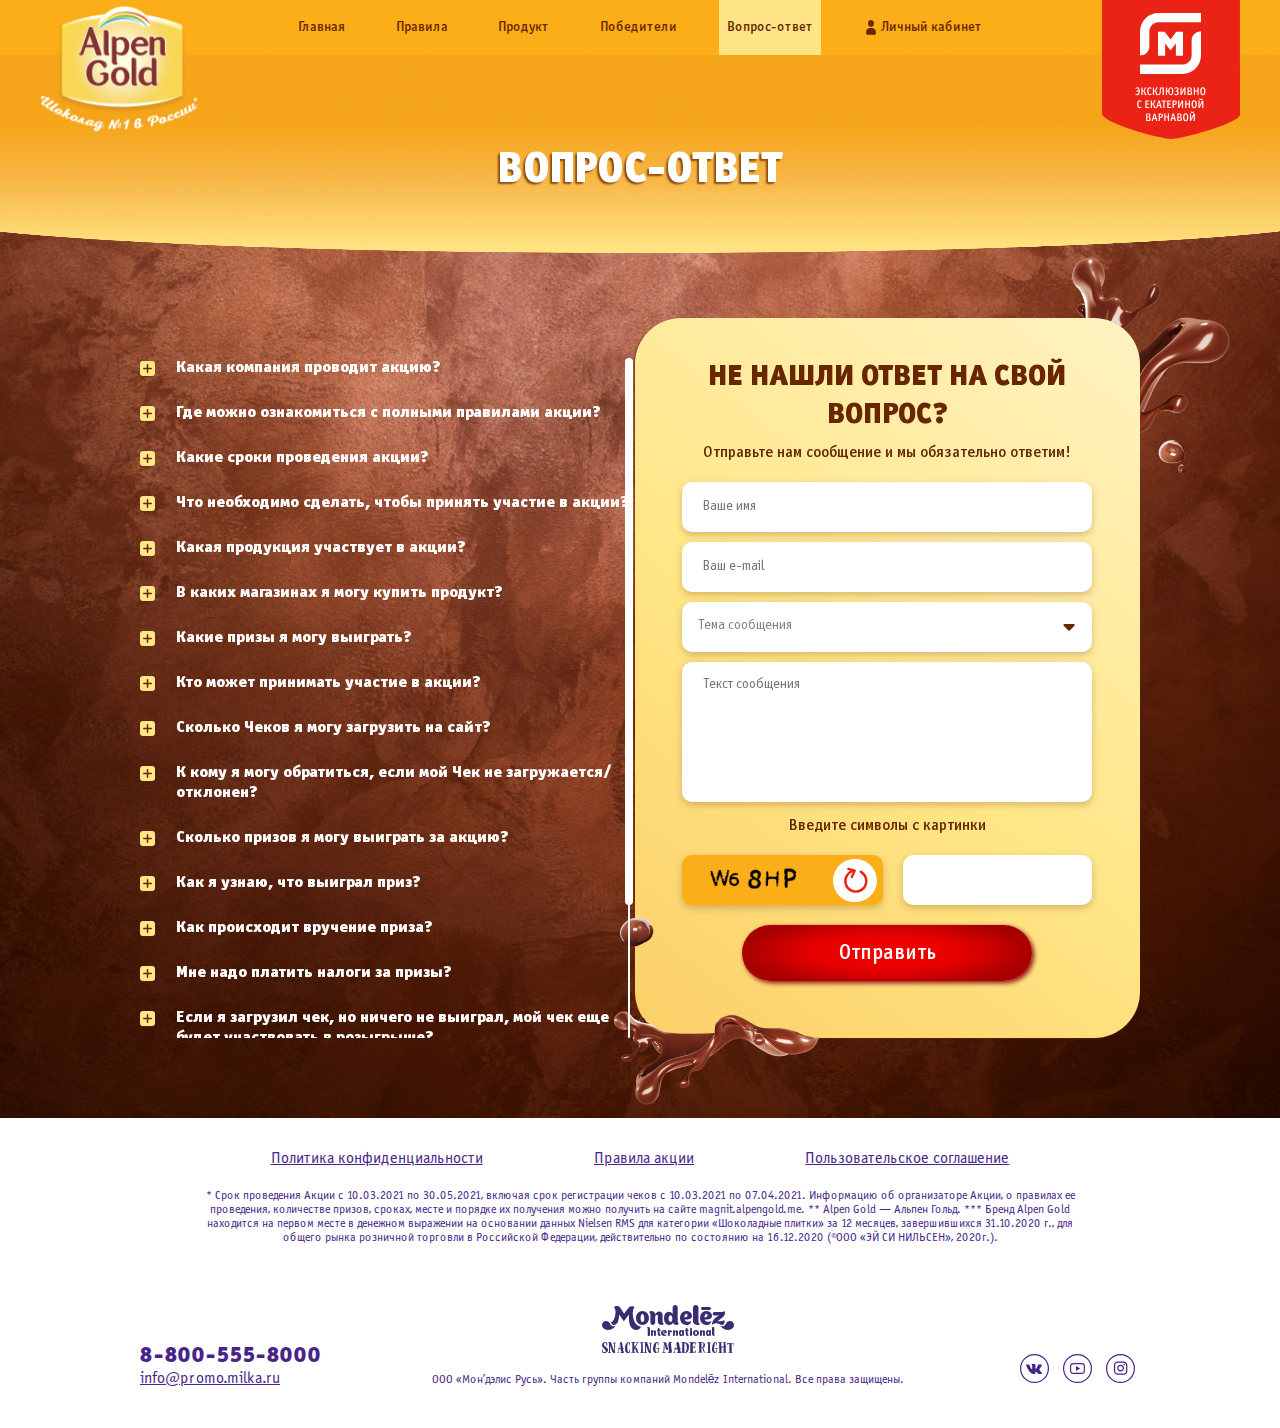
<file: faq.html>
<!DOCTYPE html>
<html lang="en">
<head>
	<meta charset="UTF-8">
	<title>Alpengold Revamp Magnit</title>
	<meta http-equiv="X-UA-Compatible" content="IE=edge">
    <meta name="viewport" content="width=device-width, initial-scale=1.0, maximum-scale=1.0, minimum-scale=1.0, user-scalable=no">
    <meta name="format-detection" content="telephone=no">
    <link rel="icon" href="favicon.ico">
	<link rel="stylesheet" href="fonts/stylesheet.css">
	<link rel="stylesheet" href="libs/select2/select2.min.css">
	<link rel="stylesheet" href="libs/scrollbar/jquery.scrollbar.css">
	<link rel="stylesheet" href="css/styles.css">
	<!--[if lte IE 9]>
    <script src="http://phpbbex.com/oldies/oldies.js" charset="utf-8"></script>
    <script src="https://oss.maxcdn.com/html5shiv/3.7.3/html5shiv.min.js"></script>
    <script src="https://oss.maxcdn.com/respond/1.4.2/respond.min.js"></script>
    <![endif]-->
</head>
<body>
	<div class="wrapper">
		<div class="content">
			<header>
				<div class="menu">
					<a href="index.html" class="logo">
						<img src="img/logo.png" alt="">
					</a>
					<a href="#!" class="burger"></a>
					<nav class="menu-links">
						<a href="index.html" class="menu-link">Главная</a>
						<a href="#!" class="menu-link" target="_blank">Правила</a>
						<a href="product.html" class="menu-link">Продукт</a>
						<a href="winners.html" class="menu-link">Победители</a>
						<a href="faq.html" class="menu-link active">Вопрос-ответ</a>
						<a href="lk.html" class="menu-link login-link pop-op" data-popup="auth">Личный кабинет</a>
					</nav>
					<div class="ex"></div>
				</div>
			</header>
			<div class="inner-page-top">
				<div class="title">Вопрос-ответ</div>
			</div>
			<section class="inner-page faq-page">
				<div class="container">
					<div class="faq-container">
						<div class="faq-wrap accordion-wrap">
							<div class="faq-item">
								<div class="faq-item-title accordion-title">Какая компания проводит акцию?</div>
								<div class="faq-item-text">
									Организатором Акции является ООО «Мон’дэлис Русь». Место нахождения: Россия, 601123, г. Покров, Владимирская область, Петушинский р-н, ул. Франца Штольверка, д.10. Банковские реквизиты: ИНН: 3321020710 КПП: 997150001, р/с 40702810500000100331 в ООО Эйч-эс-би-си Банк (РР), 115054, Россия, Москва, Павелецкая площадь, д.2, стр.2, к/с 30101810400000000351, БИК: 044525351. <br>

									Оператором Акции является НАО «ЭМГ Промо» . Место нахождения: Россия, 117105, г. Москва, ул. Варшавское шоссе, дом 1, стр.6. ИНН 7701632924.
								</div>
							</div>
							<div class="faq-item">
								<div class="faq-item-title accordion-title">Где можно ознакомиться с полными правилами акции?</div>
								<div class="faq-item-text">
									С полными Правилами Акции Участник может ознакомиться на сайте <a href="http://magnit.alpengold.me" class="link">http://magnit.alpengold.me</a> <br>
									Дополнительную интересующую информацию об условиях участия и проведения Акции, можно узнать на сайте Акции http://magnit.alpengold.me , заполнив форму обратной связи, а также отправив письмо на электронный ящик info@alpengold.me или по телефону горячий линии: 8-800-555-8000 (звонки на территории Российской Федерации бесплатные) 
								</div>
							</div>
							<div class="faq-item">
								<div class="faq-item-title accordion-title">Какие сроки проведения акции?</div>
								<div class="faq-item-text">
									Общие сроки проведения Акции с 00:00:00 10 марта 2021 года по 23:59:59 31 мая  2021 года (включительно). Все сроки, указанные в настоящих Правилах, исчисляются по московскому времени. <br>
									Срок приобретения Продукции Покупателем, указанной в п.5 настоящих Правил , с предъявлением  карты лояльности торговой сети «Магнит», для участия в Акции: с 10 марта 2021 года  по 07 апреля 2021 года (включительно): <br>
									Срок регистрации кассовых чеков на сайте Акции: с 10 марта 2021 года  по 07 апреля 2021 года (включительно). <br>
									Срок регистрации конкурсных работ в Специальных розыгрышах №1-№2 в социальной сети Инстаграмм: с 10 марта 2021 года  по 07 апреля 2021 года (включительно). <br>
									Срок определения обладателей Призов: с 10 марта 2021 года  по 18 апреля 2021 года (включительно). <br>
									Срок вручения Призов: с 10 марта 2021 года  по 31 мая 2021 года (включительно).
								</div>
							</div>
							<div class="faq-item">
								<div class="faq-item-title accordion-title">Что необходимо сделать, чтобы принять участие в акции?</div>
								<div class="faq-item-text">
									Для того, чтобы стать участником Акции необходимо: <br>
									•	Приобрести Продукцию граммажем менее 100г, в количестве 2 (двух) упаковок или Продукцию, указанную в п.2 настоящих Правил, граммажем более 100г, в количестве 1 (одной) штуки в магазинах, согласно адресной программе, указанной в п. 3 настоящих Правил, предьявивив в момент покупки карту лояльности ТС «Магнит», и получить кассовый чек за покупку зарегистрировать Чек на Сайте <a href="http://magnit.alpengold.me" class="link">http://magnit.alpengold.me</a> <br>
									•	Для участия в Специальном розыгрыше №1 и Специальном розыгрыше №2 в социальной сети Инстаграмм необходимо иметь зарегистрированный аккаунт и выполнить условия согласно п.20 и п.21 настоящих правил. Покупка продукции не обязательна. 
								</div>
							</div>
							<div class="faq-item">
								<div class="faq-item-title accordion-title">Какая продукция участвует в акции?</div>
								<div class="faq-item-text">
									АЛЬПЕН ГОЛЬД МаксФан Шоколад молочный с взрывной карамелью, мармеладом и печеньем 150 г <br>
									АЛЬПЕН ГОЛЬД МаксФан Шоколад молочный с мармеладом со вкусом колы, попкорном и взрывной карамелью 150г <br>
									АЛЬПЕН ГОЛЬД МаксФан Шоколад молочный с фруктовыми кусочками со вкусом манго, ананаса, маракуйи, с шипучими рисовыми шариками и взрывной карамелью 150г <br>
									АЛЬПЕН ГОЛЬД МаксФан Шоколад молочный c фруктово-ягодными кусочками со вкусом клубники, малины, черники, черной смородины, с шипучими рисовыми шариками, кусочками карамели и взрывной карамелью 150г <br>
									АЛЬПЕН ГОЛЬД шоколад молочный с орео 95 г<br>
									АЛЬПЕН ГОЛЬД ОРЕО шоколад молочный с начинкой со вкусом арахисовой пасты и кусочками печенья 95 г<br>
									АЛЬПЕН ГОЛЬД ОРЕО шоколад молочный с начинкой со вкусом классического чизкейка 95 г<br>
									АЛЬПЕН ГОЛЬД шоколад белый с миндалём и кокосовой стружкой 85 г<br>
									АЛЬПЕН ГОЛЬД шоколад из темного и белого шоколада 85 г<br>
									АЛЬПЕН ГОЛЬД шоколад молочный 85 г<br>
									АЛЬПЕН ГОЛЬД шоколад молочный арахис-кукурузные хлопья 85 г<br>
									АЛЬПЕН ГОЛЬД шоколад молочный с дробленым фундуком 85 г<br>
									АЛЬПЕН ГОЛЬД шоколад молочный с клубнично-йогурт.нач-ой 85 г<br>
									АЛЬПЕН ГОЛЬД шоколад молочный с нач-ой со вкусом Капучино 85 г<br>
									АЛЬПЕН ГОЛЬД шоколад молочный с соленым арахисом и крекером 85 г<br>
									АЛЬПЕН ГОЛЬД шоколад молочный с соленым миндалем и карамелью 85 г<br>
									АЛЬПЕН ГОЛЬД шоколад молочный с фундуком и изюмом 85 г<br>
									АЛЬПЕН ГОЛЬД шоколад молочный с чернично-йогурт.нач-ой 85 г<br>
									АЛЬПЕН ГОЛЬД шоколад темный с малиново-йогурт.нач-ой 85 г<br>
									АЛЬПЕН ГОЛЬД шоколад темный с миндально-вишневой начинкой 85 г<br>
									АЛЬПЕН ГОЛЬД шоколад темный с миндалем и изюмом 805 г<br>
									АЛЬПЕН ГОЛЬД молочный c сушеным инжиром кокосовой стружкой и соленым крекером 90 г <br>
									АЛЬПЕН ГОЛЬД шоколад темный 80 г<br>
									АЛЬПЕН ГОЛЬД шоколад горький 80 г<br>
									АЛЬПЕН ГОЛЬД шоколад темный с фундуком 80 г <br>
									АЛЬПЕН ГОЛЬД шоколад темный с вишневыми кусочками со вкусом перца чили 80 г <br>
									АЛЬПЕН ГОЛЬД шоколад темный c апельсиновыми кусочками 80 г  
								</div>
							</div>
							<div class="faq-item">
								<div class="faq-item-title accordion-title">В каких магазинах я могу купить продукт?</div>
								<div class="faq-item-text">
									Акция проводится в магазинах торговой сети «Магнит» осуществляющих торговую деятельность под следующими брендами: «Магнит у дома», гипермаркеты «Магнит», супермаркеты «Магнит Семейный» (не входят в список магазины «Магнит-Косметик», «Магнит-Аптека») на всей территории Российской Федерации. Актуальный список адресов магазинов сети, сроки сгорания Пакета Бонусов и полные Правила Программы лояльности «Магнит» находятся на сайте торговой сети Магнит https://magnit.ru/.
								</div>
							</div>
							<div class="faq-item">
								<div class="faq-item-title accordion-title">Какие призы я могу выиграть?</div>
								<div class="faq-item-text">
									Призовой фонд Акции формируется за счет средств Организатора и состоит из следующих позиций:   <br>                                                                                  
									Пакет Бонусов №1 - «500 Бонусов на карту Участника программы «Магнит в количестве 1 200 (Одна тысяча двести ) шт. <br><br>

									Пакет Бонусов №2 - «2 000 Бонусов на карту Участника программы «Магнит»»  в количестве 200 (Двести) шт<br><br>

									Еженедельный Приз №1 - Бокс «Путешествие», состоящий из:<br>
									Короб с нанесением – 1 (один) шт.<br>
									Чехол для чемодана - 1 (один) шт.<br>
									Электронный сертификат на покупку в интернет-магазине «ОЗОН ТРЕВЕЛ» номиналом 500,00 (Пятьсот рублей 00 копеек) – 1(один)  шт.<br>
									Портативная колонка JBL Clip 3 -1 (одна) шт<br>
									Шоколад «Alpen Gold» в асс. – 6 (шесть) штук.<br>
									общей  стоимостью не более  7 900,00 рублей  (Семь тысяч девятьсот  рублей 00 коп) в том числе НДС 20% и денежная часть Бокса «Путешествие»  в размере 2 100,00 рублей (Две тысячи сто рублей 00 копеек)– 33 (Тридцать три)  шт.  <br><br>

									Еженедельный Приз №2 -  Бокс «Для семейного отдыха», состоящий из:<br>
									Короб с нанесением– 1 (один) шт.<br>
									Плед для пикника - 1 (один) шт.<br>
									Электронный сертификат на подписку на 3 (три) месяца  «IVI» номиналом 999,00 (Девятьсот девяносто девять рублей 00 копеек) – 1(один)  шт.<br>
									Настольная игра (Дженга) -1 (одна) шт<br>
									Шоколад «Alpen Gold» в асс. – 6 (шесть) штук.<br>
									общей  стоимостью не более 8 079,00 рублей  (Восемь тысяч семьдесят девять  рублей 00 коп) в том числе НДС 20% и денежная часть Бокса «Для семейного отдыха»  в размере 2 196 ,00 рублей (Две тысячи сто девяносто шесть рублей  00 копеек)– 33 (Тридцать три)  шт.  <br><br>

									Еженедельный Приз №3 - Бокс «Для саморазвития», состоящий из:<br>
									Короб с нанесением– 1 (один) шт.<br>
									Умная колонка с Алисой - 1 (одна) шт.<br>
									Электронный сертификат «ЛитРес» номиналом  500,00 (Пятьсот рублей 00 копеек) – 1(один)  шт.<br>
									Головоломка -1 (одна) шт.<br>
									Шоколад «Alpen Gold» в асс. – 6 (шесть) штук.<br>
									общей  стоимостью не более 8 750,00 рублей  (Восемь тысяч семьсот пятьдесят  рублей 00 коп) в том числе НДС 20% и денежная часть Бокса «Для саморазвития»  в размере 2 558,00 рублей (Две тысячи пятьсот пятьдесят восемь рублей 00 копеек)– 33 (Тридцать три)  шт.  <br><br>

									Главный Приз  – Золотой бокс (наполнение бокса будет утверждено в результате выбора жюри по итогу конкурса творческих работ) стоимостью не более 150 000,00 рублей  (Сто пятьдесят тысяч рублей 00 коп) в том числе НДС 20% и денежная часть Главного Приза в размере 78 615,00 рублей (Семьдесят восемь тысяч шестьсот пятнадцать рублей  00 копеек) – 3 (Три )  шт.<br>
									Специальный Приз - Бокс «Для социальных сетей», состоящий из:<br>
									Портативная колонка JBL Clip 3 - 1 (одна) шт.<br>
									Электронный сертификат «ЛитРес» номиналом  500,00 (Пятьсот рублей 00 копеек) – 1(один)  шт.<br>
									Шоколад «Alpen Gold» в асс. – 6 (шесть) штук.<br>
									стоимостью не более 3 998,00 рублей  (Три тысячи девятьсот девяносто восемь  рублей 00 коп) в том числе НДС 20%  – 20  (Двадцать)  шт. 
								</div>
							</div>
							<div class="faq-item">
								<div class="faq-item-title accordion-title">Кто может принимать участие в акции?</div>
								<div class="faq-item-text">
									К участию допускаются совершеннолетние дееспособные лица, являющиеся гражданами Российской Федерации, постоянно проживающие на территории Российской Федерации.
								</div>
							</div>
							<div class="faq-item">
								<div class="faq-item-title accordion-title">Сколько Чеков я могу загрузить на сайт?</div>
								<div class="faq-item-text">
									Количество чеков, зарегистрированных одним Участником за весь период Акции, не ограничивается. <br>Период прохождения Чеком модерации может занимать до 3х рабочих дней.
								</div>
							</div>
							<div class="faq-item">
								<div class="faq-item-title accordion-title">К кому я могу обратиться, если мой Чек не загружается/ отклонен?</div>
								<div class="faq-item-text">
									По все вопросам, связанным с загрузкой чеков, а также другим вопросам, ты можешь обратиться к Оператору акции по почте info@alpengold.me.
								</div>
							</div>
							<div class="faq-item">
								<div class="faq-item-title accordion-title">Сколько призов я могу выиграть за акцию?</div>
								<div class="faq-item-text">
									Максимальный размер Призового фонда, который может выиграть 1 (Один) Участник ограничен и составляет: <br>
									•	Максимальное количество Пакетов Бонусов из числа указанных в п.7.1 и п.7.2 настоящих Правил, которое может выиграть один Участник за весь период проведения Акции, ограничено общим кол-вом призов, согласно п.7.1 и 7.2.<br>
									•	Еженедельный Приз №1-№3  и денежная часть Еженедельных Призов №1-№3  из числа указанных в пп. 7.3, которое может выиграть один Участник за весь период проведения Акции - в количестве 1 (Одна) штука.<br>
									•	Главный Приз и денежная часть Главного Приза из числа указанных в пп. 7.4, которое может выиграть один Участник за весь период проведения Акции - в количестве 1 (Одна) штука.<br>
									Специальный Приз числа указанных в пп. 7.5, которое может выиграть один Участник за весь период проведения Акции - в количестве 1 (Одна) штука.
								</div>
							</div>
							<div class="faq-item">
								<div class="faq-item-title accordion-title">Как я узнаю, что выиграл приз?</div>
								<div class="faq-item-text">
									Информация о выигранных призах отображается в Вашем  личном кабинете (на сайте  <a href="http://magnit.alpengold.me" class="link">http://magnit.alpengold.me</a>)
								</div>
							</div>
							<div class="faq-item">
								<div class="faq-item-title accordion-title">Как происходит вручение приза?</div>
								<div class="faq-item-text">
									Срок вручения Призов: с 10 марта 2021 года  по 31 мая 2021 года (включительно). <br>
									Получение Пакета Бонусов №1-№2<br>
									В период, указанный в п.1.6 настоящих Правил, Участник Акции получает Пакет Бонусов №1-№2. <br>
									Пакет Бонусов №1-№2 передается Победителю путем пополнения баланса карты Участника программы лояльности «Магнит» торговой сети Магнит по номеру карты, которая была указана Участником в Личном Кабинете при регистрации на сайте <a href="http://magnit.alpengold.me" class="link">http://magnit.alpengold.me</a>.  <br><br>

									Получение Еженедельных Призов №1-№3 и Главного Приза <br>
									Для получения Еженедельных Призов №1-№3 или Главного Приза Победитель обязуется предоставить Оператору следующие документы и информацию в письме на адрес электронной почты info@alpengold.me не позднее чем через 72 (Семьдесят два) часа после оповещения о победе:<br>
									•	Сканированную копию страниц российского паспорта, содержащих информацию о серии и номере паспорта, код подразделения, ФИО, дате рождения победителя, месте жительства;<br>
									•	Копию своего свидетельства ИНН;<br>
									•	Акт приема-передачи Приза, подписанный Победителем.<br>
									•	Иную информацию по запросу Оператора Акции, необходимую для вручения Еженедельных Призов №1-№3 или Главного Приза Победителю.<br><br>

									Вручение Еженедельных Призов №1-№3  или Главного Приза <br>
									В течении срока, указанного в п.1.6. настоящих правил, Оператор осуществляет вручение Еженедельных Призов №1-№3 или Главного Приза  посредством доставки на фактический адрес места проживания Победителя, с понедельника по пятницу (включительно) с 09:30 ч до 18:30 ч. Расходы по доставке Призов несет Организатор<br><br>

									Вручение Специального Приза <br>
									В течении срока, указанного в п.1.6. настоящих правил, Оператор осуществляет вручение Специального Приза  посредством доставки на фактический адрес места проживания Победителя, с понедельника по пятницу (включительно) с 09:30 ч до 18:30 ч. Расходы по доставке Призов несет Организатор
								</div>
							</div>
							<div class="faq-item">
								<div class="faq-item-title accordion-title">Мне надо платить налоги за призы?</div>
								<div class="faq-item-text">
									Нет, обязанность по уплате налогов лежит на стороне организаторов Акции, подробности смотрите в правилах на сайте.
								</div>
							</div>
							<div class="faq-item">
								<div class="faq-item-title accordion-title">Если я загрузил чек, но ничего не выиграл, мой чек еще будет участвовать в розыгрыше?</div>
								<div class="faq-item-text">
									Каждый загруженный  чек в Личном Кабинете  - участвует в розыгрыше призов за соответствующий период.
								</div>
							</div>
							<div class="faq-item">
								<div class="faq-item-title accordion-title">Могут ли измениться правила акции? Может ли акция закончиться досрочно?</div>
								<div class="faq-item-text">
									Организатор может на свое единоличное усмотрение аннулировать, прекратить, изменить или временно прекратить проведение Акции, или же признать недействительными любые затронутые заявки на участие.
								</div>
							</div>
							<div class="faq-item">
								<div class="faq-item-title accordion-title">Могут ли мои личные данные быть использованы компанией в других целях?</div>
								<div class="faq-item-text">
									Нет. <br>
									Персональные данные собираются с целью отправки Участникам призов, сообщений Участникам о выигрыше, информации о продукции Организатора и проводимых им мероприятиях, рекламных предложений, а также с целью проведения маркетингового анализа и подготовки статистической информации. <br>
									Персональные данные, полученные с согласия субъектов персональных данных, заносятся Оператором в специально защищенную базу данных. Обработка персональных данных может осуществляться Оператором, а также уполномоченными им лицами, с применением автоматизированных средств обработки данных. Участник вправе получить иную информацию о лице, осуществляющем обработку персональных данных Участника, в соответствии с Федеральным законом № 152-ФЗ «О персональных данных» путем обращения к Оператору.
								</div>
							</div>
						</div>
						<div class="feedback-wrap">
							<div class="feedback-title">Не нашли ответ <br class="mobile-visible">на свой вопрос?</div>
							<div class="feedback-desc">Отправьте нам сообщение <br class="mobile-visible">и мы обязательно ответим!</div>
							<form class="feedback-form">
								<div class="input-field">
		                    		<input type="text" name="name" placeholder="Ваше имя" required>
		                    	</div>
		                    	<div class="input-field">
		                    		<input type="text" name="email" placeholder="Ваш e-mail" required>
		                    	</div>
		                    	<div class="input-field">
		                    		<div class="select feedback-select">
										<select name="ThemeId" data-placeholder="Тема сообщения" required>
			                                <option value=""></option>
		                                    <option value="1">Вопрос по работе сайта</option>
		                                    <option value="2">Вопрос по правилам акции</option>
		                                    <option value="3">Вопрос по продукции</option>
		                                    <option value="4">Вопрос по призам</option>
		                                    <option value="5">Другое</option>
			                            </select>
									</div>
		                    	</div>
		                    	<div class="input-field">
		                    		<textarea name="message" placeholder="Текст сообщения" required></textarea>
		                    	</div>
		                    	<div class="feedback-desc">Введите символы с картинки</div>
		                    	<div class="captcha-wrap mb20">
		                    		<div class="popup__error"></div>
		                    		<div class="captcha-field">
		                    			<img src="img/captcha.png" alt="" style="mix-blend-mode: multiply;"> <!-- убрать mix-blend-mode для капчи без белого фона -->
		                    			<a href="#!" class="reload-captcha"></a>
		                    		</div>
		                    		<div class="input-field">
			                    		<input type="text" name="captcha" required>
			                    	</div>
		                    	</div>
		                    	<div class="btn-wrapper">
									<button class="btn">Отправить</button>
								</div>
							</form>
						</div>
					</div>
				</div>
			</section>
		</div>
		<footer>
			<div class="container">
				<div class="footer-links">
					<a href="#!" class="link" target="_blank">Политика конфиденциальности</a>
					<a href="#!" class="link" target="_blank">Правила акции</a>
					<a href="#!" class="link" target="_blank">Пользовательское соглашение</a>
				</div>
				<div class="footer-text">
					 * Срок проведения Акции с 10.03.2021 по 30.05.2021, включая срок регистрации чеков с 10.03.2021 по 07.04.2021. Информацию об организаторе Акции, о правилах ее проведения, количестве призов, сроках, месте и порядке их получения можно получить на сайте magnit.alpengold.me. ** Alpen Gold — Альпен Гольд. *** Бренд Alpen Gold находится на первом месте в денежном выражении на основании данных Nielsen RMS для категории «Шоколадные плитки» за 12 месяцев, завершившихся 31.10.2020 г., для общего рынка розничной торговли в Российской Федерации, действительно по состоянию на 16.12.2020 (©ООО «ЭЙ СИ НИЛЬСЕН», 2020г.).
				</div>
				<div class="footer-wrapper">
					<div class="footer-contacts">
						<a href="tel:8-800-555-8000" class="footer-phone invert-link">8-800-555-8000</a>
						<a href="mailto:info@promo.milka.ru" class="footer-mail link">info@promo.milka.ru</a>
					</div>
					<div class="footer-copyright">
						<div class="mndlz">
							<img src="img/mndlz.svg" alt="">
						</div>
						<div class="copyright">ООО «Мон’дэлис Русь». Часть группы компаний Mondelēz International. Все права защищены.</div>
					</div>
					<div class="footer-socials">
						<a href="#!" target="_blank">
							<img src="img/vk.svg" alt="">
						</a>
						<a href="#!" target="_blank">
							<img src="img/yt.svg" alt="">
						</a>
						<a href="#!" target="_blank">
							<img src="img/inst.svg" alt="">
						</a>
					</div>
				</div>
			</div>
		</footer>
	</div>
	<div class="popups">
		<div id="auth" class="popup">
			<div class="popup__wrap">
				<div class="decor-left1 desktop-visible"></div>
            	<div class="decor-left2 desktop-visible"></div>
            	<div class="decor-left3 desktop-visible"></div>
            	<div class="decor-right1 desktop-visible"></div>
            	<div class="decor-right2 desktop-visible"></div>
            	<div class="decor-right3 desktop-visible"></div>
				<a href="#!" class="close-popup js-close-popup">
					<svg width="21" height="20" viewBox="0 0 21 20" fill="none" xmlns="http://www.w3.org/2000/svg">
						<path d="M18.0078 2L2.00781 18" stroke="#682700" stroke-width="4" stroke-linecap="round" stroke-linejoin="round" />
    					<path d="M2.00781 2L18.0078 18" stroke="#682700" stroke-width="4" stroke-linecap="round" stroke-linejoin="round" />
					</svg>
				</a>
                <div class="popup__inner">
                    <div class="popup__title">Вход</div>
                    <div class="popup__error"></div>
                    <form class="popup-form">
                    	<div class="input-field">
                    		<input type="text" name="phone" class="phone-mask" placeholder="Телефон" required>
                    	</div>
                    	<div class="input-field mb30">
                    		<input type="password" name="password" class="pwd-input" placeholder="Пароль" required>
                    		<a href="#!" class="link restore-link pop-op" data-popup="restore-password">Забыли пароль?</a>
                    	</div>
                    	<div class="btn-wrapper">
							<button class="btn popup-btn">Войти</button>
						</div>
                    </form>
                    <div class="reg-text">
                    	Если вы впервые <br>на сайте, то вам необходимо
                    	<a href="#!" class="link popup-link pop-op" data-popup="reg">Зарегистрироваться</a>
                    </div>
                </div>
            </div>
		</div>
		<div id="reg" class="popup">
			<div class="popup__wrap">
				<div class="decor-left1 desktop-visible"></div>
            	<div class="decor-left2 desktop-visible"></div>
            	<div class="decor-left3 desktop-visible"></div>
            	<div class="decor-right1 desktop-visible"></div>
            	<div class="decor-right2 desktop-visible"></div>
            	<div class="decor-right3 desktop-visible"></div>
            	<div class="decor-bottom desktop-visible"></div>
				<a href="#!" class="close-popup js-close-popup">
					<svg width="21" height="20" viewBox="0 0 21 20" fill="none" xmlns="http://www.w3.org/2000/svg">
						<path d="M18.0078 2L2.00781 18" stroke="#682700" stroke-width="4" stroke-linecap="round" stroke-linejoin="round" />
    					<path d="M2.00781 2L18.0078 18" stroke="#682700" stroke-width="4" stroke-linecap="round" stroke-linejoin="round" />
					</svg>
				</a>
                <div class="popup__inner">
                    <div class="popup__title">Регистрация</div>
                    <div class="popup__error"></div>
                    <form class="popup-form">
                    	<div class="input-field">
                    		<input type="text" name="fio" placeholder="Ф.И.О." required>
                    	</div>
                    	<div class="input-field">
                    		<input type="text" name="phone" class="phone-mask" placeholder="Телефон" required>                    		
                    	</div>
                    	<div class="input-field">
                    		<input type="text" name="email" placeholder="E-mail" required>                    		
                    	</div>
                    	<div class="input-field">
                    		<div class="select">
								<select name="city" class="select-search" data-placeholder="Город" required>
									<option value=""></option>
									<option value="1">Город</option>
									<option value="2">Город</option>
									<option value="3">Город</option>
								</select>
							</div>
                    	</div>
                    	<div class="popup__desc">Введите символы с картинки</div>
                    	<div class="captcha-wrap mb20">
                    		<div class="popup__error"></div>
                    		<div class="captcha-field">
                    			<img src="img/captcha.png" alt="" style="mix-blend-mode: multiply;"> <!-- убрать mix-blend-mode для капчи без белого фона -->
                    			<a href="#!" class="reload-captcha"></a>
                    		</div>
                    		<div class="input-field">
	                    		<input type="text" name="captcha" required>
	                    	</div>
                    	</div>
                    	<div class="checkbox-wrapper">
							<div class="input-field checkbox-field">
	                            <label for="check-rules" class="checkbox">
	                                <input id="check-rules" name="check-rules" type="checkbox" required>
	                                <span class="checkmark"></span>
	                                <span class="checkbox-text">Я согласен с <a href="#!" class="rules-link link" target="_blank">Правилами акции</a></span>
	                            </label> 
	                        </div>
	                        <div class="input-field checkbox-field">
	                            <label for="check-data" class="checkbox">
	                                <input id="check-data" name="check-data" type="checkbox" required>
	                                <span class="checkmark"></span>
	                                <span class="checkbox-text">Я согласен на обработку моих <a href="#!" class="rules-link link" target="_blank">персональных данных</a></span>
	                            </label> 
	                        </div>
	                        <div class="input-field checkbox-field">
	                            <label for="check-mndlz" class="checkbox">
	                                <input id="check-mndlz" name="check-mndlz" type="checkbox" required>
	                                <span class="checkmark"></span>
	                                <span class="checkbox-text">Я согласен получать рассылки по акциям Mondelez</span>
	                            </label> 
	                        </div>
						</div>
						<div class="btn-wrapper">
							<!-- <button class="btn"><span>Войти</span></button> -->
							<a href="#!" class="btn popup-btn pop-op" data-popup="reg-success">Отправить</a>
						</div>
                    </form>
                </div>
            </div>
		</div>
		<div id="reg-success" class="popup">
			<div class="popup__wrap">
				<div class="decor-left1 desktop-visible"></div>
            	<div class="decor-left2 desktop-visible"></div>
            	<div class="decor-left3 desktop-visible"></div>
            	<div class="decor-right1 desktop-visible"></div>
            	<div class="decor-right2 desktop-visible"></div>
            	<div class="decor-right3 desktop-visible"></div>
				<a href="#!" class="close-popup js-close-popup">
					<svg width="21" height="20" viewBox="0 0 21 20" fill="none" xmlns="http://www.w3.org/2000/svg">
						<path d="M18.0078 2L2.00781 18" stroke="#682700" stroke-width="4" stroke-linecap="round" stroke-linejoin="round" />
    					<path d="M2.00781 2L18.0078 18" stroke="#682700" stroke-width="4" stroke-linecap="round" stroke-linejoin="round" />
					</svg>
				</a>
                <div class="popup__inner">
                	<div class="popup__title">Регистрация пройдена</div>
                    <div class="popup__desc">Пароль для входа на сайт отправлен на номер телефона, указанный при регистрации.</div>
                    <div class="btn-wrapper">
						<a href="#!" class="btn popup-btn pop-op" data-popup="auth">Войти</a>
					</div>
                </div>
            </div>
		</div>
		<div id="restore-password" class="popup">
			<div class="popup__wrap">
				<div class="decor-left1 desktop-visible"></div>
            	<div class="decor-left2 desktop-visible"></div>
            	<div class="decor-left3 desktop-visible"></div>
            	<div class="decor-right1 desktop-visible"></div>
            	<div class="decor-right2 desktop-visible"></div>
            	<div class="decor-right3 desktop-visible"></div>
				<a href="#!" class="close-popup js-close-popup">
					<svg width="21" height="20" viewBox="0 0 21 20" fill="none" xmlns="http://www.w3.org/2000/svg">
						<path d="M18.0078 2L2.00781 18" stroke="#682700" stroke-width="4" stroke-linecap="round" stroke-linejoin="round" />
    					<path d="M2.00781 2L18.0078 18" stroke="#682700" stroke-width="4" stroke-linecap="round" stroke-linejoin="round" />
					</svg>
				</a>
                <div class="popup__inner">
                    <div class="popup__title">Сброс пароля</div>
                    <form class="popup-form">
                    	<div class="popup__desc before-send">Введите свой телефон для восстановления пароля<br><br>Мы отправим смс с паролем</div>
                    	<div class="popup__desc after-send" style="display: none;">Пароль был отправлен в смс-сообщении</div>
                    	<div class="input-field">
                    		<input type="text" name="phone" class="phone-mask" placeholder="Телефон" required>
                    	</div>
                    	<div class="input-field mb30">
							<span class="clock-text" style="display: none;">Можно отправить повторно через <span class="clock"></span></span>
                    	</div>
                    	<div class="btn-wrapper">
							<button class="btn popup-btn">Отправить</button>
						</div>
                    </form>
                </div>
            </div>
		</div>
		<div id="check-upload" class="popup">
			<div class="popup__wrap">
				<div class="decor-left1 desktop-visible"></div>
            	<div class="decor-left2 desktop-visible"></div>
            	<div class="decor-left3 desktop-visible"></div>
            	<div class="decor-right1 desktop-visible"></div>
            	<div class="decor-right2 desktop-visible"></div>
            	<div class="decor-right3 desktop-visible"></div>
				<a href="#!" class="close-popup js-close-popup">
					<svg width="21" height="20" viewBox="0 0 21 20" fill="none" xmlns="http://www.w3.org/2000/svg">
						<path d="M18.0078 2L2.00781 18" stroke="#682700" stroke-width="4" stroke-linecap="round" stroke-linejoin="round" />
    					<path d="M2.00781 2L18.0078 18" stroke="#682700" stroke-width="4" stroke-linecap="round" stroke-linejoin="round" />
					</svg>
				</a>
                <div class="popup__inner">
                    <div class="popup__title">Загрузка чека</div>
                    <div class="iframe-wrap">
                        <!-- <iframe src="https://checkservice.emg.ru/Upload?id=630b7ffa-2815-4c9b-96f8-b485c73a1ed9&participantId=1&hash=1958d3842a1595b11ec2c7ed5e9e6305" class="iframe" frameborder="0"></iframe> -->
                    </div>
                </div>
            </div>
		</div>
		<div id="check-rejected" class="popup">
			<div class="popup__wrap">
				<div class="decor-left1 desktop-visible"></div>
            	<div class="decor-left2 desktop-visible"></div>
            	<div class="decor-left3 desktop-visible"></div>
            	<div class="decor-right1 desktop-visible"></div>
            	<div class="decor-right2 desktop-visible"></div>
            	<div class="decor-right3 desktop-visible"></div>
				<a href="#!" class="close-popup js-close-popup">
					<svg width="21" height="20" viewBox="0 0 21 20" fill="none" xmlns="http://www.w3.org/2000/svg">
						<path d="M18.0078 2L2.00781 18" stroke="#682700" stroke-width="4" stroke-linecap="round" stroke-linejoin="round" />
    					<path d="M2.00781 2L18.0078 18" stroke="#682700" stroke-width="4" stroke-linecap="round" stroke-linejoin="round" />
					</svg>
				</a>
                <div class="popup__inner">
                	<div class="popup__title">Чек отклонен</div>
                    <div class="popup__desc">Такой чек уже был загружен ранее. Попробуйте загрузить другой чек.</div>
                    <div class="btn-wrapper">
						<a href="#!" class="btn popup-btn js-close-popup">Понятно</a>
					</div>
                </div>
            </div>
		</div>
	</div>

	<script src="libs/jquery-3.5.1.min.js"></script>
	<script src="libs/select2/select2.min.js"></script>
	<script src="libs/jquery.validate.min.js"></script>
	<script src="libs/scrollbar/jquery.scrollbar.min.js"></script>
	<script src="libs/jquery.inputmask.min.js"></script>
	<script src="libs/jquery.countdown.min.js"></script>
	<script src="libs/slick.min.js"></script>
	<script src="js/scripts.js"></script>
</body>
</html>
</file>
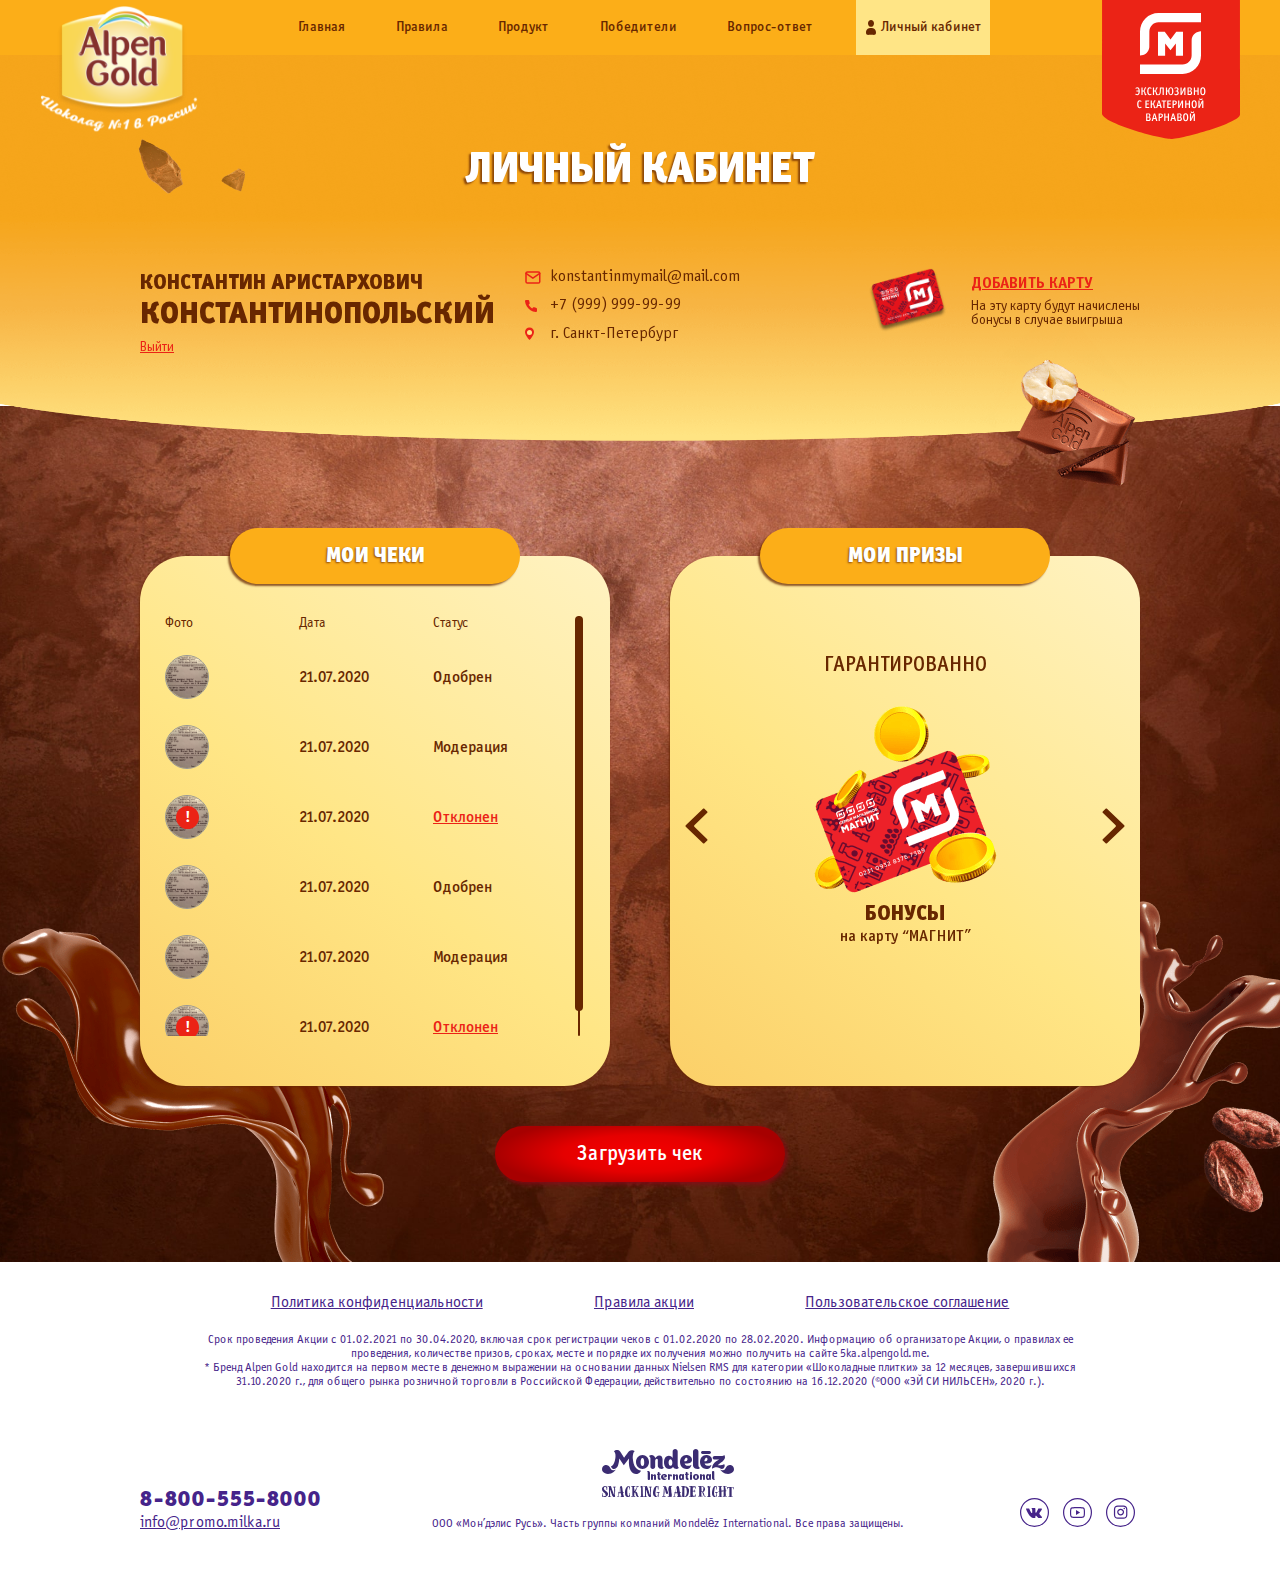
<file: lk.html>
<!DOCTYPE html>
<html lang="en">
<head>
	<meta charset="UTF-8">
	<title>Alpengold Revamp Magnit</title>
	<meta http-equiv="X-UA-Compatible" content="IE=edge">
    <meta name="viewport" content="width=device-width, initial-scale=1.0, maximum-scale=1.0, minimum-scale=1.0, user-scalable=no">
    <meta name="format-detection" content="telephone=no">
    <link rel="icon" href="favicon.ico">
	<link rel="stylesheet" href="fonts/stylesheet.css">
	<link rel="stylesheet" href="libs/select2/select2.min.css">
	<link rel="stylesheet" href="libs/scrollbar/jquery.scrollbar.css">
	<link rel="stylesheet" href="css/styles.css">
	<!--[if lte IE 9]>
    <script src="http://phpbbex.com/oldies/oldies.js" charset="utf-8"></script>
    <script src="https://oss.maxcdn.com/html5shiv/3.7.3/html5shiv.min.js"></script>
    <script src="https://oss.maxcdn.com/respond/1.4.2/respond.min.js"></script>
    <![endif]-->
</head>
<body>
	<div class="wrapper">
		<div class="content">
			<header>
				<div class="menu">
					<a href="index.html" class="logo">
						<img src="img/logo.png" alt="">
					</a>
					<a href="#!" class="burger"></a>
					<nav class="menu-links">
						<a href="index.html" class="menu-link">Главная</a>
						<a href="#!" class="menu-link" target="_blank">Правила</a>
						<a href="product.html" class="menu-link">Продукт</a>
						<a href="winners.html" class="menu-link">Победители</a>
						<a href="faq.html" class="menu-link">Вопрос-ответ</a>
						<a href="lk.html" class="menu-link login-link active">Личный кабинет</a>
					</nav>
					<div class="ex"></div>
				</div>
			</header>
			<div class="inner-page-top lk-page-top">
				<div class="lk-decor1"></div>
				<div class="lk-decor2"></div>
				<div class="lk-decor3-mob"></div>
				<div class="lk-decor4-mob"></div>
				<div class="title">Личный <br class="mobile-visible">кабинет</div>
				<div class="container">
					<div class="profile-container">
						<div class="profile-row">
							<div class="profile-col">
								<div class="profile-name" title="Константин Аристархович Константинопольский">Константин Аристархович <br><span>Константинопольский</span></div>
								<a href="#!" class="logout-link link">Выйти</a>
							</div>
							<div class="profile-col contacts-col">
								<div class="profile-contact-wrapper">
									<div class="profile-contact profile-mail">konstantinmymail@mail.com</div>
									<div class="profile-contact profile-phone">+7 (999) 999-99-99</div>
								</div>
								<div class="profile-contact profile-city">г. Санкт-Петербург</div>
							</div>
							<div class="profile-col coins-col">
								<div class="reg-card-block">
									<a href="#!" class="reg-card-name link pop-op" data-popup="reg-card">Добавить Карту</a>
									<div class="reg-card-info">На эту карту будут начислены <br>бонусы в случае выигрыша</div>
									<!-- заполненное состояние -->
									<!-- <div class="reg-card-info">Моя Карта</div>
									<div class="reg-card-name">0000 0000 0000 0000</div> -->
								</div>
							</div>
						</div>
					</div>
				</div>
			</div>
			<section class="inner-page lk-page">
				<div class="container">
					<div class="lk-decor5"></div>
					<div class="lk-decor6 desktop-visible"></div>
					<div class="lk-wrapper">
						<div class="lk-table-wrapper">
							<div class="lk-title">Мои чеки</div>
							<div class="lk-table table-wrapper">
								<table>
									<thead>
										<tr>
											<th>Фото</th>
											<th>Дата</th>
											<th>Статус</th>
										</tr>
									</thead>
									<tbody>
										<tr>
											<td>
												<div class="check-preview">
													<img src="img/check.png" alt="">
												</div>
											</td>
											<td>21.07.2020</td>
											<td>Одобрен</td>
										</tr>
										<tr>
											<td>
												<div class="check-preview">
													<img src="img/check.png" alt="">
												</div>
											</td>
											<td>21.07.2020</td>
											<td>Модерация</td>
										</tr>
										<tr>
											<td>
												<div class="check-preview rejected">
													<img src="img/check.png" alt="">
												</div>
											</td>
											<td>21.07.2020</td>
											<td><a href="#!" class="rejected-link link pop-op" data-popup="check-rejected">Отклонен</a></td>
										</tr>
										<tr>
											<td>
												<div class="check-preview">
													<img src="img/check.png" alt="">
												</div>
											</td>
											<td>21.07.2020</td>
											<td>Одобрен</td>
										</tr>
										<tr>
											<td>
												<div class="check-preview">
													<img src="img/check.png" alt="">
												</div>
											</td>
											<td>21.07.2020</td>
											<td>Модерация</td>
										</tr>
										<tr>
											<td>
												<div class="check-preview rejected">
													<img src="img/check.png" alt="">
												</div>
											</td>
											<td>21.07.2020</td>
											<td><a href="#!" class="rejected-link link pop-op" data-popup="check-rejected">Отклонен</a></td>
										</tr>
									</tbody>
								</table>
							</div>
						</div>
						<div class="lk-table-wrapper">
							<!-- <div class="lk-decor3 desktop-visible"></div>
							<div class="lk-decor4 desktop-visible"></div> -->
							<div class="lk-title">Мои призы</div>
							<div class="lk-prizes-slider">
								<div class="lk-prize">
									<div class="lk-prize-title">Гарантированно</div>
									<div class="lk-prize-img">
										<img src="img/prizes/prize1.png" alt="">
									</div>
									<div class="lk-prize-name">Бонусы</div>
									<div class="lk-prize-text">на карту “МАГНИТ”</div>
								</div>
								<div class="lk-prize">
									<div class="lk-prize-title">Гарантированно</div>
									<div class="lk-prize-img">
										<img src="img/prizes/prize2.png" alt="">
									</div>
									<div class="lk-prize-name">Бокс для путешествий</div>
									<div class="lk-prize-text"></div>
								</div>
								<div class="lk-prize">
									<div class="lk-prize-title">Еженедельный розыгрыш</div>
									<div class="lk-prize-img">
										<img src="img/prizes/prize3.png" alt="">
									</div>
									<div class="lk-prize-name">Бокс для саморазвития</div>
									<div class="lk-prize-text"></div>
								</div>
								<div class="lk-prize">
									<div class="lk-prize-title">Еженедельный розыгрыш</div>
									<div class="lk-prize-img">
										<img src="img/prizes/prize4.png" alt="">
									</div>
									<div class="lk-prize-name">Бокс для семейного отдыха</div>
									<div class="lk-prize-text"></div>
								</div>
								<div class="lk-prize">
									<div class="lk-prize-title">Главный приз</div>
									<div class="lk-prize-img">
										<img src="img/prizes/main-prize.png" alt="">
									</div>
									<div class="lk-prize-name">Золотой бокс</div>
									<div class="lk-prize-text"></div>
								</div>
							</div>
						</div>
					</div>
					<div class="btn-wrapper">
						<a href="#!" class="btn pop-op" data-popup="check-upload">Загрузить чек</a>
					</div>
				</div>
			</section>
		</div>
		<footer>
			<div class="container">
				<div class="footer-links">
					<a href="#!" class="link" target="_blank">Политика конфиденциальности</a>
					<a href="#!" class="link" target="_blank">Правила акции</a>
					<a href="#!" class="link" target="_blank">Пользовательское соглашение</a>
				</div>
				<div class="footer-text">
					Срок проведения Акции с 01.02.2021 по 30.04.2020, включая срок регистрации чеков с 01.02.2020 по 28.02.2020. Информацию об организаторе Акции, о правилах ее проведения, количестве призов, сроках, месте и порядке их получения можно получить на сайте 5ka.alpengold.me. <br>
					* Бренд Alpen Gold находится на первом месте в денежном выражении на основании данных Nielsen RMS для категории «Шоколадные плитки» за 12 месяцев, завершившихся 31.10.2020 г., для общего рынка розничной торговли в Российской Федерации, действительно по состоянию на 16.12.2020 (©ООО «ЭЙ СИ НИЛЬСЕН», 2020 г.).
				</div>
				<div class="footer-wrapper">
					<div class="footer-contacts">
						<a href="tel:8-800-555-8000" class="footer-phone invert-link">8-800-555-8000</a>
						<a href="mailto:info@promo.milka.ru" class="footer-mail link">info@promo.milka.ru</a>
					</div>
					<div class="footer-copyright">
						<div class="mndlz">
							<img src="img/mndlz.svg" alt="">
						</div>
						<div class="copyright">ООО «Мон’дэлис Русь». Часть группы компаний Mondelēz International. Все права защищены.</div>
					</div>
					<div class="footer-socials">
						<a href="#!" target="_blank">
							<img src="img/vk.svg" alt="">
						</a>
						<a href="#!" target="_blank">
							<img src="img/yt.svg" alt="">
						</a>
						<a href="#!" target="_blank">
							<img src="img/inst.svg" alt="">
						</a>
					</div>
				</div>
			</div>
		</footer>
	</div>
	<div class="popups">
		<div id="auth" class="popup">
			<div class="popup__wrap">
				<div class="decor-left1 desktop-visible"></div>
            	<div class="decor-left2 desktop-visible"></div>
            	<div class="decor-left3 desktop-visible"></div>
            	<div class="decor-right1 desktop-visible"></div>
            	<div class="decor-right2 desktop-visible"></div>
            	<div class="decor-right3 desktop-visible"></div>
				<a href="#!" class="close-popup js-close-popup">
					<svg width="21" height="20" viewBox="0 0 21 20" fill="none" xmlns="http://www.w3.org/2000/svg">
						<path d="M18.0078 2L2.00781 18" stroke="#682700" stroke-width="4" stroke-linecap="round" stroke-linejoin="round" />
    					<path d="M2.00781 2L18.0078 18" stroke="#682700" stroke-width="4" stroke-linecap="round" stroke-linejoin="round" />
					</svg>
				</a>
                <div class="popup__inner">
                    <div class="popup__title">Вход</div>
                    <div class="popup__error"></div>
                    <form class="popup-form">
                    	<div class="input-field">
                    		<input type="text" name="phone" class="phone-mask" placeholder="Телефон" required>
                    	</div>
                    	<div class="input-field mb30">
                    		<input type="password" name="password" class="pwd-input" placeholder="Пароль" required>
                    		<a href="#!" class="link restore-link pop-op" data-popup="restore-password">Забыли пароль?</a>
                    	</div>
                    	<div class="btn-wrapper">
							<button class="btn popup-btn">Войти</button>
						</div>
                    </form>
                    <div class="reg-text">
                    	Если вы впервые <br>на сайте, то вам необходимо
                    	<a href="#!" class="link popup-link pop-op" data-popup="reg">Зарегистрироваться</a>
                    </div>
                </div>
            </div>
		</div>
		<div id="reg" class="popup">
			<div class="popup__wrap">
				<div class="decor-left1 desktop-visible"></div>
            	<div class="decor-left2 desktop-visible"></div>
            	<div class="decor-left3 desktop-visible"></div>
            	<div class="decor-right1 desktop-visible"></div>
            	<div class="decor-right2 desktop-visible"></div>
            	<div class="decor-right3 desktop-visible"></div>
            	<div class="decor-bottom desktop-visible"></div>
				<a href="#!" class="close-popup js-close-popup">
					<svg width="21" height="20" viewBox="0 0 21 20" fill="none" xmlns="http://www.w3.org/2000/svg">
						<path d="M18.0078 2L2.00781 18" stroke="#682700" stroke-width="4" stroke-linecap="round" stroke-linejoin="round" />
    					<path d="M2.00781 2L18.0078 18" stroke="#682700" stroke-width="4" stroke-linecap="round" stroke-linejoin="round" />
					</svg>
				</a>
                <div class="popup__inner">
                    <div class="popup__title">Регистрация</div>
                    <div class="popup__error"></div>
                    <form class="popup-form">
                    	<div class="input-field">
                    		<input type="text" name="fio" placeholder="Ф.И.О." required>
                    	</div>
                    	<div class="input-field">
                    		<input type="text" name="phone" class="phone-mask" placeholder="Телефон" required>                    		
                    	</div>
                    	<div class="input-field">
                    		<input type="text" name="email" placeholder="E-mail" required>                    		
                    	</div>
                    	<div class="input-field">
                    		<div class="select">
								<select name="city" class="select-search" data-placeholder="Город" required>
									<option value=""></option>
									<option value="1">Город</option>
									<option value="2">Город</option>
									<option value="3">Город</option>
								</select>
							</div>
                    	</div>
                    	<div class="popup__desc">Введите символы с картинки</div>
                    	<div class="captcha-wrap mb20">
                    		<div class="popup__error"></div>
                    		<div class="captcha-field">
                    			<img src="img/captcha.png" alt="" style="mix-blend-mode: multiply;"> <!-- убрать mix-blend-mode для капчи без белого фона -->
                    			<a href="#!" class="reload-captcha"></a>
                    		</div>
                    		<div class="input-field">
	                    		<input type="text" name="captcha" required>
	                    	</div>
                    	</div>
                    	<div class="checkbox-wrapper">
							<div class="input-field checkbox-field">
	                            <label for="check-rules" class="checkbox">
	                                <input id="check-rules" name="check-rules" type="checkbox" required>
	                                <span class="checkmark"></span>
	                                <span class="checkbox-text">Я согласен с <a href="#!" class="rules-link link" target="_blank">Правилами акции</a></span>
	                            </label> 
	                        </div>
	                        <div class="input-field checkbox-field">
	                            <label for="check-data" class="checkbox">
	                                <input id="check-data" name="check-data" type="checkbox" required>
	                                <span class="checkmark"></span>
	                                <span class="checkbox-text">Я согласен на обработку моих <a href="#!" class="rules-link link" target="_blank">персональных данных</a></span>
	                            </label> 
	                        </div>
	                        <div class="input-field checkbox-field">
	                            <label for="check-mndlz" class="checkbox">
	                                <input id="check-mndlz" name="check-mndlz" type="checkbox" required>
	                                <span class="checkmark"></span>
	                                <span class="checkbox-text">Я согласен получать рассылки по акциям Mondelez</span>
	                            </label> 
	                        </div>
						</div>
						<div class="btn-wrapper">
							<!-- <button class="btn"><span>Войти</span></button> -->
							<a href="#!" class="btn popup-btn pop-op" data-popup="reg-success">Отправить</a>
						</div>
                    </form>
                </div>
            </div>
		</div>
		<div id="reg-success" class="popup">
			<div class="popup__wrap">
				<div class="decor-left1 desktop-visible"></div>
            	<div class="decor-left2 desktop-visible"></div>
            	<div class="decor-left3 desktop-visible"></div>
            	<div class="decor-right1 desktop-visible"></div>
            	<div class="decor-right2 desktop-visible"></div>
            	<div class="decor-right3 desktop-visible"></div>
				<a href="#!" class="close-popup js-close-popup">
					<svg width="21" height="20" viewBox="0 0 21 20" fill="none" xmlns="http://www.w3.org/2000/svg">
						<path d="M18.0078 2L2.00781 18" stroke="#682700" stroke-width="4" stroke-linecap="round" stroke-linejoin="round" />
    					<path d="M2.00781 2L18.0078 18" stroke="#682700" stroke-width="4" stroke-linecap="round" stroke-linejoin="round" />
					</svg>
				</a>
                <div class="popup__inner">
                	<div class="popup__title">Регистрация пройдена</div>
                    <div class="popup__desc">Пароль для входа на сайт отправлен на номер телефона, указанный при регистрации.</div>
                    <div class="btn-wrapper">
						<a href="#!" class="btn popup-btn pop-op" data-popup="auth">Войти</a>
					</div>
                </div>
            </div>
		</div>
		<div id="restore-password" class="popup">
			<div class="popup__wrap">
				<div class="decor-left1 desktop-visible"></div>
            	<div class="decor-left2 desktop-visible"></div>
            	<div class="decor-left3 desktop-visible"></div>
            	<div class="decor-right1 desktop-visible"></div>
            	<div class="decor-right2 desktop-visible"></div>
            	<div class="decor-right3 desktop-visible"></div>
				<a href="#!" class="close-popup js-close-popup">
					<svg width="21" height="20" viewBox="0 0 21 20" fill="none" xmlns="http://www.w3.org/2000/svg">
						<path d="M18.0078 2L2.00781 18" stroke="#682700" stroke-width="4" stroke-linecap="round" stroke-linejoin="round" />
    					<path d="M2.00781 2L18.0078 18" stroke="#682700" stroke-width="4" stroke-linecap="round" stroke-linejoin="round" />
					</svg>
				</a>
                <div class="popup__inner">
                    <div class="popup__title">Сброс пароля</div>
                    <form class="popup-form">
                    	<div class="popup__desc before-send">Введите свой телефон для восстановления пароля<br><br>Мы отправим смс с паролем</div>
                    	<div class="popup__desc after-send" style="display: none;">Пароль был отправлен в смс-сообщении</div>
                    	<div class="input-field">
                    		<input type="text" name="phone" class="phone-mask" placeholder="Телефон" required>
                    	</div>
                    	<div class="input-field mb30">
							<span class="clock-text" style="display: none;">Можно отправить повторно через <span class="clock"></span></span>
                    	</div>
                    	<div class="btn-wrapper">
							<button class="btn popup-btn">Отправить</button>
						</div>
                    </form>
                </div>
            </div>
		</div>
		<div id="check-upload" class="popup">
			<div class="popup__wrap">
				<div class="decor-left1 desktop-visible"></div>
            	<div class="decor-left2 desktop-visible"></div>
            	<div class="decor-left3 desktop-visible"></div>
            	<div class="decor-right1 desktop-visible"></div>
            	<div class="decor-right2 desktop-visible"></div>
            	<div class="decor-right3 desktop-visible"></div>
				<a href="#!" class="close-popup js-close-popup">
					<svg width="21" height="20" viewBox="0 0 21 20" fill="none" xmlns="http://www.w3.org/2000/svg">
						<path d="M18.0078 2L2.00781 18" stroke="#682700" stroke-width="4" stroke-linecap="round" stroke-linejoin="round" />
    					<path d="M2.00781 2L18.0078 18" stroke="#682700" stroke-width="4" stroke-linecap="round" stroke-linejoin="round" />
					</svg>
				</a>
                <div class="popup__inner">
                    <div class="popup__title">Загрузка чека</div>
                    <div class="iframe-wrap">
                        <iframe src="https://checkservice.emg.ru/Upload?id=82061432-7b19-45a2-b91f-b3a8274bc58e&participantId=1&hash=3047174e37d61be668c1ed7963e0eb13" class="iframe" frameborder="0"></iframe>
                    </div>
                </div>
            </div>
		</div>
		<div id="check-rejected" class="popup">
			<div class="popup__wrap">
				<div class="decor-left1 desktop-visible"></div>
            	<div class="decor-left2 desktop-visible"></div>
            	<div class="decor-left3 desktop-visible"></div>
            	<div class="decor-right1 desktop-visible"></div>
            	<div class="decor-right2 desktop-visible"></div>
            	<div class="decor-right3 desktop-visible"></div>
				<a href="#!" class="close-popup js-close-popup">
					<svg width="21" height="20" viewBox="0 0 21 20" fill="none" xmlns="http://www.w3.org/2000/svg">
						<path d="M18.0078 2L2.00781 18" stroke="#682700" stroke-width="4" stroke-linecap="round" stroke-linejoin="round" />
    					<path d="M2.00781 2L18.0078 18" stroke="#682700" stroke-width="4" stroke-linecap="round" stroke-linejoin="round" />
					</svg>
				</a>
                <div class="popup__inner">
                	<div class="popup__title">Чек отклонен</div>
                    <div class="popup__desc">Такой чек уже был загружен ранее. Попробуйте загрузить другой чек.</div>
                    <div class="btn-wrapper">
						<a href="#!" class="btn popup-btn js-close-popup">Понятно</a>
					</div>
                </div>
            </div>
		</div>
		<div id="reg-card" class="popup">
			<div class="popup__wrap">
				<div class="decor-left1 desktop-visible"></div>
            	<div class="decor-left2 desktop-visible"></div>
            	<div class="decor-left3 desktop-visible"></div>
            	<div class="decor-right1 desktop-visible"></div>
            	<div class="decor-right2 desktop-visible"></div>
            	<div class="decor-right3 desktop-visible"></div>
				<a href="#!" class="close-popup js-close-popup">
					<svg width="21" height="20" viewBox="0 0 21 20" fill="none" xmlns="http://www.w3.org/2000/svg">
						<path d="M18.0078 2L2.00781 18" stroke="#682700" stroke-width="4" stroke-linecap="round" stroke-linejoin="round" />
    					<path d="M2.00781 2L18.0078 18" stroke="#682700" stroke-width="4" stroke-linecap="round" stroke-linejoin="round" />
					</svg>
				</a>
                <div class="popup__inner">
                	<div class="popup__title">Добавить карту</div>
                    <div class="popup__desc">На эту карту будут начислены <br>бонусы в случае выигрыша</div>
                    <div class="popup__error"></div>
                    <form class="popup-form">
                    	<div class="input-field mb20">
                    		<input type="text" name="card" class="card-mask" placeholder="№ карты" required>
                    	</div>
                    	<div class="btn-wrapper">
	                		<button class="btn popup-btn">Отправить</button>
	                	</div>
                    </form>
                </div>
            </div>
		</div>
	</div>

	<script src="libs/jquery-3.5.1.min.js"></script>
	<script src="libs/select2/select2.min.js"></script>
	<script src="libs/jquery.validate.min.js"></script>
	<script src="libs/scrollbar/jquery.scrollbar.min.js"></script>
	<script src="libs/jquery.inputmask.min.js"></script>
	<script src="libs/jquery.countdown.min.js"></script>
	<script src="libs/slick.min.js"></script>
	<script src="js/scripts.js"></script>
</body>
</html>
</file>
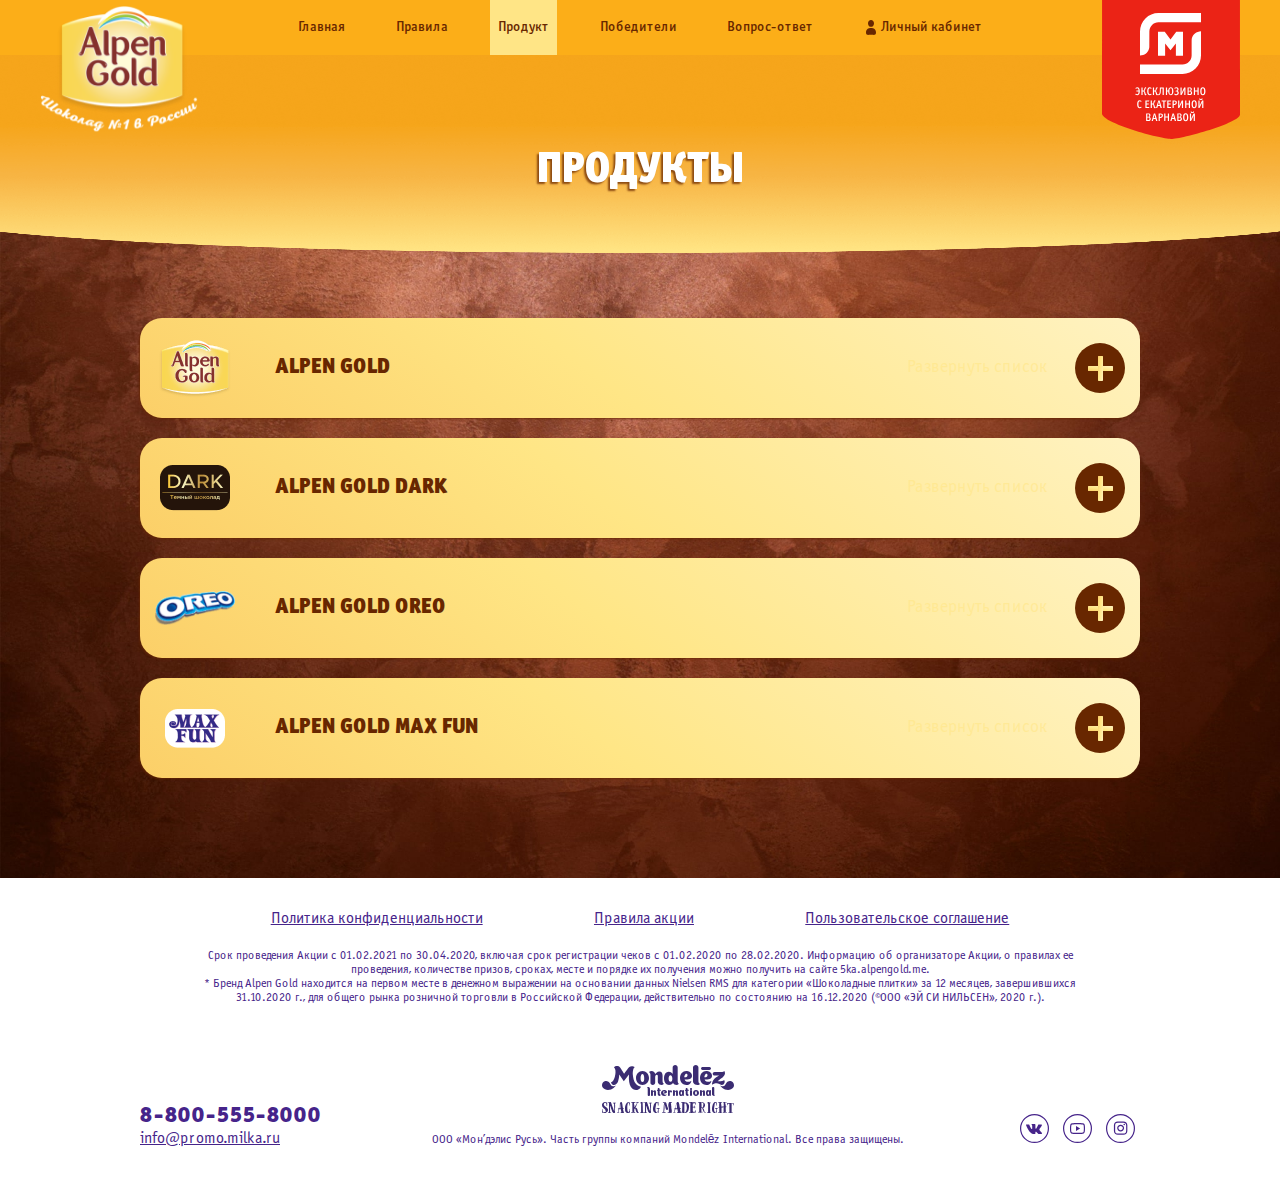
<file: product.html>
<!DOCTYPE html>
<html lang="en">
<head>
	<meta charset="UTF-8">
	<title>Alpengold Revamp Magnit</title>
	<meta http-equiv="X-UA-Compatible" content="IE=edge">
    <meta name="viewport" content="width=device-width, initial-scale=1.0, maximum-scale=1.0, minimum-scale=1.0, user-scalable=no">
    <meta name="format-detection" content="telephone=no">
    <link rel="icon" href="favicon.ico">
	<link rel="stylesheet" href="fonts/stylesheet.css">
	<link rel="stylesheet" href="libs/select2/select2.min.css">
	<link rel="stylesheet" href="libs/scrollbar/jquery.scrollbar.css">
	<link rel="stylesheet" href="css/styles.css">
	<!--[if lte IE 9]>
    <script src="http://phpbbex.com/oldies/oldies.js" charset="utf-8"></script>
    <script src="https://oss.maxcdn.com/html5shiv/3.7.3/html5shiv.min.js"></script>
    <script src="https://oss.maxcdn.com/respond/1.4.2/respond.min.js"></script>
    <![endif]-->
</head>
<body>
	<div class="wrapper">
		<div class="content">
			<header>
				<div class="menu">
					<a href="index.html" class="logo">
						<img src="img/logo.png" alt="">
					</a>
					<a href="#!" class="burger"></a>
					<nav class="menu-links">
						<a href="index.html" class="menu-link">Главная</a>
						<a href="#!" class="menu-link" target="_blank">Правила</a>
						<a href="product.html" class="menu-link active">Продукт</a>
						<a href="winners.html" class="menu-link">Победители</a>
						<a href="faq.html" class="menu-link">Вопрос-ответ</a>
						<a href="lk.html" class="menu-link login-link pop-op" data-popup="auth">Личный кабинет</a>
					</nav>
					<div class="ex"></div>
				</div>
			</header>
			<div class="inner-page-top">
				<div class="container">
					<div class="title">Продукты</div>
				</div>
			</div>
			<section class="inner-page product-page">
				<div class="container">
					<div class="products-wrap accordion-wrap">
						<div class="products-group">
							<div class="products-title accordion-title">
								<div class="products-logo">
									<img srcset="img/products/alpengold.png 1x, img/products/alpengold@2x.png 2x" alt="">
								</div>
								<span>Alpen Gold</span>
							</div>
							<div class="products-list-wrap">
								<div class="products-list">
									<div class="products-item">
										<div class="products-item-img">
											<img src="img/products/alpengold/1.png" alt="">
										</div>
										<div class="products-item-name">Шоколад белый с миндалём <br>и кокосовой стружкой <span>85 г</span></div>
									</div>
									<div class="products-item">
										<div class="products-item-img">
											<img src="img/products/alpengold/2.png" alt="">
										</div>
										<div class="products-item-name">Шоколад молочный <br>с чернично-йогуртовой начинкой <span>85 г</span></div>
									</div>
									<div class="products-item">
										<div class="products-item-img">
											<img src="img/products/alpengold/3.png" alt="">
										</div>
										<div class="products-item-name">Шоколад молочный с начинкой <br> со вкусом Капучино <span>85 г</span></div>
									</div>
									<div class="products-item">
										<div class="products-item-img">
											<img src="img/products/alpengold/4.png" alt="">
										</div>
										<div class="products-item-name">Шоколад молочный c сушеным инжиром, кокосовой стружкой и соленым крекером <span>85 г</span></div>
									</div>
									<div class="products-item">
										<div class="products-item-img">
											<img src="img/products/alpengold/5.png" alt="">
										</div>
										<div class="products-item-name">Шоколад молочный <br>с дробленым фундуком <span>85 г</span></div>
									</div>
									<div class="products-item">
										<div class="products-item-img">
											<img src="img/products/alpengold/6.png" alt="">
										</div>
										<div class="products-item-name">Шоколад из темного и белого шоколада <span>85 г</span></div>
									</div>
									<div class="products-item">
										<div class="products-item-img">
											<img src="img/products/alpengold/7.png" alt="">
										</div>
										<div class="products-item-name">Шоколад молочный <span>85 г</span></div>
									</div>
									<div class="products-item">
										<div class="products-item-img">
											<img src="img/products/alpengold/8.png" alt="">
										</div>
										<div class="products-item-name">Шоколад молочный арахис-кукурузные хлопья <span>85 г</span></div>
									</div>
									<div class="products-item">
										<div class="products-item-img">
											<img src="img/products/alpengold/9.png" alt="">
										</div>
										<div class="products-item-name">Шоколад молочный <br>с фундуком и изюмом <span>85 г</span></div>
									</div>
									<div class="products-item">
										<div class="products-item-img">
											<img src="img/products/alpengold/10.png" alt="">
										</div>
										<div class="products-item-name">Шоколад молочный с соленым миндалем и карамелью <span>85 г</span></div>
									</div>
									<div class="products-item">
										<div class="products-item-img">
											<img src="img/products/alpengold/11.png" alt="">
										</div>
										<div class="products-item-name">Шоколад молочный с соленым арахисом и крекером <span>85 г</span></div>
									</div>
									<div class="products-item">
										<div class="products-item-img">
											<img src="img/products/alpengold/12.png" alt="">
										</div>
										<div class="products-item-name">Шоколад молочный <br>с клубнично-йогуртовой начинкой <span>85 г</span></div>
									</div>
								</div>
							</div>
						</div>
						<div class="products-group">
							<div class="products-title accordion-title">
								<div class="products-logo">
									<img srcset="img/products/dark.png 1x, img/products/dark@2x.png 2x" alt="">
								</div>
								<span>Alpen Gold Dark</span>
							</div>
							<div class="products-list-wrap">
								<div class="products-list">
									<div class="products-item">
										<div class="products-item-img">
											<img src="img/products/dark/1.png" alt="">
										</div>
										<div class="products-item-name">Шоколад <br>горький <span>80 г</span></div>
									</div>
									<div class="products-item">
										<div class="products-item-img">
											<img src="img/products/dark/2.png" alt="">
										</div>
										<div class="products-item-name">Шоколад тёмный с миндалём и изюмом <span>80 г</span></div>
									</div>
									<div class="products-item">
										<div class="products-item-img">
											<img src="img/products/dark/3.png" alt="">
										</div>
										<div class="products-item-name">Шоколад тёмный с фундуком <span>80 г</span></div>
									</div>
									<div class="products-item">
										<div class="products-item-img">
											<img src="img/products/dark/4.png" alt="">
										</div>
										<div class="products-item-name">Шоколад тёмный <span>80 г</span></div>
									</div>
									<div class="products-item">
										<div class="products-item-img">
											<img src="img/products/dark/5.png" alt="">
										</div>
										<div class="products-item-name">Шоколад тёмный <br>"Ароматный апельсин" <span>80 г</span></div>
									</div>
									<div class="products-item">
										<div class="products-item-img">
											<img src="img/products/dark/6.png" alt="">
										</div>
										<div class="products-item-name">Шоколад тёмный <br>"Пикантная вишня" <span>80 г</span></div>
									</div>
									<div class="products-item desktop-visible"></div>
									<div class="products-item desktop-visible"></div>
								</div>
							</div>
						</div>
						<div class="products-group">
							<div class="products-title accordion-title">
								<div class="products-logo">
									<img srcset="img/products/oreo.png 1x, img/products/oreo@2x.png 2x" alt="">
								</div>
								<span>Alpen Gold Oreo</span>
							</div>
							<div class="products-list-wrap">
								<div class="products-list">
									<div class="products-item">
										<div class="products-item-img">
											<img src="img/products/oreo/1.png" alt="">
										</div>
										<div class="products-item-name">Шоколад молочный Oreo <br>классический чизкейк <span>95 г</span></div>
									</div>
									<div class="products-item">
										<div class="products-item-img">
											<img src="img/products/oreo/2.png" alt="">
										</div>
										<div class="products-item-name">Шоколад молочный <br>Oreo <span>95 г</span></div>
									</div>
									<div class="products-item">
										<div class="products-item-img">
											<img src="img/products/oreo/3.png" alt="">
										</div>
										<div class="products-item-name">Шоколад молочный Oreo с начинкой <br>со вкусом арахисовой пасты <br>и кусочками печенья <span>95 г</span></div>
									</div>
									<div class="products-item desktop-visible"></div>
								</div>
							</div>
						</div>
						<div class="products-group">
							<div class="products-title accordion-title">
								<div class="products-logo">
									<img srcset="img/products/maxfun.png 1x, img/products/maxfun@2x.png 2x" alt="">
								</div>
								<span>Alpen Gold Max Fun</span>
							</div>
							<div class="products-list-wrap">
								<div class="products-list">
									<div class="products-item">
										<div class="products-item-img">
											<img src="img/products/maxfun/1.png" alt="">
										</div>
										<div class="products-item-name">Шоколад молочный со взрывной карамелью, мармеладом <br>и печеньем <span>150 г</span></div>
									</div>
									<div class="products-item">
										<div class="products-item-img">
											<img src="img/products/maxfun/2.png" alt="">
										</div>
										<div class="products-item-name">Шоколад молочный с мармеладом со вкусом колы, попкорном и взрывной карамелью <span>150 г</span></div>
									</div>
									<div class="products-item">
										<div class="products-item-img">
											<img src="img/products/maxfun/3.png" alt="">
										</div>
										<div class="products-item-name">Шоколад молочный <br>"Ягодный микс" <span>150 г</span></div>
									</div>
									<div class="products-item">
										<div class="products-item-img">
											<img src="img/products/maxfun/4.png" alt="">
										</div>
										<div class="products-item-name">Шоколад молочный <br>"Тропический микс" <span>150 г</span></div>
									</div>
								</div>
							</div>
						</div>
					</div>
				</div>
			</section>
		</div>
		<footer>
			<div class="container">
				<div class="footer-links">
					<a href="#!" class="link" target="_blank">Политика конфиденциальности</a>
					<a href="#!" class="link" target="_blank">Правила акции</a>
					<a href="#!" class="link" target="_blank">Пользовательское соглашение</a>
				</div>
				<div class="footer-text">
					Срок проведения Акции с 01.02.2021 по 30.04.2020, включая срок регистрации чеков с 01.02.2020 по 28.02.2020. Информацию об организаторе Акции, о правилах ее проведения, количестве призов, сроках, месте и порядке их получения можно получить на сайте 5ka.alpengold.me. <br>
					* Бренд Alpen Gold находится на первом месте в денежном выражении на основании данных Nielsen RMS для категории «Шоколадные плитки» за 12 месяцев, завершившихся 31.10.2020 г., для общего рынка розничной торговли в Российской Федерации, действительно по состоянию на 16.12.2020 (©ООО «ЭЙ СИ НИЛЬСЕН», 2020 г.).
				</div>
				<div class="footer-wrapper">
					<div class="footer-contacts">
						<a href="tel:8-800-555-8000" class="footer-phone invert-link">8-800-555-8000</a>
						<a href="mailto:info@promo.milka.ru" class="footer-mail link">info@promo.milka.ru</a>
					</div>
					<div class="footer-copyright">
						<div class="mndlz">
							<img src="img/mndlz.svg" alt="">
						</div>
						<div class="copyright">ООО «Мон’дэлис Русь». Часть группы компаний Mondelēz International. Все права защищены.</div>
					</div>
					<div class="footer-socials">
						<a href="#!" target="_blank">
							<img src="img/vk.svg" alt="">
						</a>
						<a href="#!" target="_blank">
							<img src="img/yt.svg" alt="">
						</a>
						<a href="#!" target="_blank">
							<img src="img/inst.svg" alt="">
						</a>
					</div>
				</div>
			</div>
		</footer>
	</div>
	<div class="popups">
		<div id="auth" class="popup">
			<div class="popup__wrap">
				<div class="decor-left1 desktop-visible"></div>
            	<div class="decor-left2 desktop-visible"></div>
            	<div class="decor-left3 desktop-visible"></div>
            	<div class="decor-right1 desktop-visible"></div>
            	<div class="decor-right2 desktop-visible"></div>
            	<div class="decor-right3 desktop-visible"></div>
				<a href="#!" class="close-popup js-close-popup">
					<svg width="21" height="20" viewBox="0 0 21 20" fill="none" xmlns="http://www.w3.org/2000/svg">
						<path d="M18.0078 2L2.00781 18" stroke="#682700" stroke-width="4" stroke-linecap="round" stroke-linejoin="round" />
    					<path d="M2.00781 2L18.0078 18" stroke="#682700" stroke-width="4" stroke-linecap="round" stroke-linejoin="round" />
					</svg>
				</a>
                <div class="popup__inner">
                    <div class="popup__title">Вход</div>
                    <div class="popup__error"></div>
                    <form class="popup-form">
                    	<div class="input-field">
                    		<input type="text" name="phone" class="phone-mask" placeholder="Телефон" required>
                    	</div>
                    	<div class="input-field mb30">
                    		<input type="password" name="password" class="pwd-input" placeholder="Пароль" required>
                    		<a href="#!" class="link restore-link pop-op" data-popup="restore-password">Забыли пароль?</a>
                    	</div>
                    	<div class="btn-wrapper">
							<button class="btn popup-btn">Войти</button>
						</div>
                    </form>
                    <div class="reg-text">
                    	Если вы впервые <br>на сайте, то вам необходимо
                    	<a href="#!" class="link popup-link pop-op" data-popup="reg">Зарегистрироваться</a>
                    </div>
                </div>
            </div>
		</div>
		<div id="reg" class="popup">
			<div class="popup__wrap">
				<div class="decor-left1 desktop-visible"></div>
            	<div class="decor-left2 desktop-visible"></div>
            	<div class="decor-left3 desktop-visible"></div>
            	<div class="decor-right1 desktop-visible"></div>
            	<div class="decor-right2 desktop-visible"></div>
            	<div class="decor-right3 desktop-visible"></div>
            	<div class="decor-bottom desktop-visible"></div>
				<a href="#!" class="close-popup js-close-popup">
					<svg width="21" height="20" viewBox="0 0 21 20" fill="none" xmlns="http://www.w3.org/2000/svg">
						<path d="M18.0078 2L2.00781 18" stroke="#682700" stroke-width="4" stroke-linecap="round" stroke-linejoin="round" />
    					<path d="M2.00781 2L18.0078 18" stroke="#682700" stroke-width="4" stroke-linecap="round" stroke-linejoin="round" />
					</svg>
				</a>
                <div class="popup__inner">
                    <div class="popup__title">Регистрация</div>
                    <div class="popup__error"></div>
                    <form class="popup-form">
                    	<div class="input-field">
                    		<input type="text" name="fio" placeholder="Ф.И.О." required>
                    	</div>
                    	<div class="input-field">
                    		<input type="text" name="phone" class="phone-mask" placeholder="Телефон" required>                    		
                    	</div>
                    	<div class="input-field">
                    		<input type="text" name="email" placeholder="E-mail" required>                    		
                    	</div>
                    	<div class="input-field">
                    		<div class="select">
								<select name="city" class="select-search" data-placeholder="Город" required>
									<option value=""></option>
									<option value="1">Город</option>
									<option value="2">Город</option>
									<option value="3">Город</option>
								</select>
							</div>
                    	</div>
                    	<div class="popup__desc">Введите символы с картинки</div>
                    	<div class="captcha-wrap mb20">
                    		<div class="popup__error"></div>
                    		<div class="captcha-field">
                    			<img src="img/captcha.png" alt="" style="mix-blend-mode: multiply;"> <!-- убрать mix-blend-mode для капчи без белого фона -->
                    			<a href="#!" class="reload-captcha"></a>
                    		</div>
                    		<div class="input-field">
	                    		<input type="text" name="captcha" required>
	                    	</div>
                    	</div>
                    	<div class="checkbox-wrapper">
							<div class="input-field checkbox-field">
	                            <label for="check-rules" class="checkbox">
	                                <input id="check-rules" name="check-rules" type="checkbox" required>
	                                <span class="checkmark"></span>
	                                <span class="checkbox-text">Я согласен с <a href="#!" class="rules-link link" target="_blank">Правилами акции</a></span>
	                            </label> 
	                        </div>
	                        <div class="input-field checkbox-field">
	                            <label for="check-data" class="checkbox">
	                                <input id="check-data" name="check-data" type="checkbox" required>
	                                <span class="checkmark"></span>
	                                <span class="checkbox-text">Я согласен на обработку моих <a href="#!" class="rules-link link" target="_blank">персональных данных</a></span>
	                            </label> 
	                        </div>
	                        <div class="input-field checkbox-field">
	                            <label for="check-mndlz" class="checkbox">
	                                <input id="check-mndlz" name="check-mndlz" type="checkbox" required>
	                                <span class="checkmark"></span>
	                                <span class="checkbox-text">Я согласен получать рассылки по акциям Mondelez</span>
	                            </label> 
	                        </div>
						</div>
						<div class="btn-wrapper">
							<!-- <button class="btn"><span>Войти</span></button> -->
							<a href="#!" class="btn popup-btn pop-op" data-popup="reg-success">Отправить</a>
						</div>
                    </form>
                </div>
            </div>
		</div>
		<div id="reg-success" class="popup">
			<div class="popup__wrap">
				<div class="decor-left1 desktop-visible"></div>
            	<div class="decor-left2 desktop-visible"></div>
            	<div class="decor-left3 desktop-visible"></div>
            	<div class="decor-right1 desktop-visible"></div>
            	<div class="decor-right2 desktop-visible"></div>
            	<div class="decor-right3 desktop-visible"></div>
				<a href="#!" class="close-popup js-close-popup">
					<svg width="21" height="20" viewBox="0 0 21 20" fill="none" xmlns="http://www.w3.org/2000/svg">
						<path d="M18.0078 2L2.00781 18" stroke="#682700" stroke-width="4" stroke-linecap="round" stroke-linejoin="round" />
    					<path d="M2.00781 2L18.0078 18" stroke="#682700" stroke-width="4" stroke-linecap="round" stroke-linejoin="round" />
					</svg>
				</a>
                <div class="popup__inner">
                	<div class="popup__title">Регистрация пройдена</div>
                    <div class="popup__desc">Пароль для входа на сайт отправлен на номер телефона, указанный при регистрации.</div>
                    <div class="btn-wrapper">
						<a href="#!" class="btn popup-btn pop-op" data-popup="auth">Войти</a>
					</div>
                </div>
            </div>
		</div>
		<div id="restore-password" class="popup">
			<div class="popup__wrap">
				<div class="decor-left1 desktop-visible"></div>
            	<div class="decor-left2 desktop-visible"></div>
            	<div class="decor-left3 desktop-visible"></div>
            	<div class="decor-right1 desktop-visible"></div>
            	<div class="decor-right2 desktop-visible"></div>
            	<div class="decor-right3 desktop-visible"></div>
				<a href="#!" class="close-popup js-close-popup">
					<svg width="21" height="20" viewBox="0 0 21 20" fill="none" xmlns="http://www.w3.org/2000/svg">
						<path d="M18.0078 2L2.00781 18" stroke="#682700" stroke-width="4" stroke-linecap="round" stroke-linejoin="round" />
    					<path d="M2.00781 2L18.0078 18" stroke="#682700" stroke-width="4" stroke-linecap="round" stroke-linejoin="round" />
					</svg>
				</a>
                <div class="popup__inner">
                    <div class="popup__title">Сброс пароля</div>
                    <form class="popup-form">
                    	<div class="popup__desc before-send">Введите свой телефон для восстановления пароля<br><br>Мы отправим смс с паролем</div>
                    	<div class="popup__desc after-send" style="display: none;">Пароль был отправлен в смс-сообщении</div>
                    	<div class="input-field">
                    		<input type="text" name="phone" class="phone-mask" placeholder="Телефон" required>
                    	</div>
                    	<div class="input-field mb30">
							<span class="clock-text" style="display: none;">Можно отправить повторно через <span class="clock"></span></span>
                    	</div>
                    	<div class="btn-wrapper">
							<button class="btn popup-btn">Отправить</button>
						</div>
                    </form>
                </div>
            </div>
		</div>
		<div id="check-upload" class="popup">
			<div class="popup__wrap">
				<div class="decor-left1 desktop-visible"></div>
            	<div class="decor-left2 desktop-visible"></div>
            	<div class="decor-left3 desktop-visible"></div>
            	<div class="decor-right1 desktop-visible"></div>
            	<div class="decor-right2 desktop-visible"></div>
            	<div class="decor-right3 desktop-visible"></div>
				<a href="#!" class="close-popup js-close-popup">
					<svg width="21" height="20" viewBox="0 0 21 20" fill="none" xmlns="http://www.w3.org/2000/svg">
						<path d="M18.0078 2L2.00781 18" stroke="#682700" stroke-width="4" stroke-linecap="round" stroke-linejoin="round" />
    					<path d="M2.00781 2L18.0078 18" stroke="#682700" stroke-width="4" stroke-linecap="round" stroke-linejoin="round" />
					</svg>
				</a>
                <div class="popup__inner">
                    <div class="popup__title">Загрузка чека</div>
                    <div class="iframe-wrap">
                        <!-- <iframe src="https://checkservice.emg.ru/Upload?id=630b7ffa-2815-4c9b-96f8-b485c73a1ed9&participantId=1&hash=1958d3842a1595b11ec2c7ed5e9e6305" class="iframe" frameborder="0"></iframe> -->
                    </div>
                </div>
            </div>
		</div>
		<div id="check-rejected" class="popup">
			<div class="popup__wrap">
				<div class="decor-left1 desktop-visible"></div>
            	<div class="decor-left2 desktop-visible"></div>
            	<div class="decor-left3 desktop-visible"></div>
            	<div class="decor-right1 desktop-visible"></div>
            	<div class="decor-right2 desktop-visible"></div>
            	<div class="decor-right3 desktop-visible"></div>
				<a href="#!" class="close-popup js-close-popup">
					<svg width="21" height="20" viewBox="0 0 21 20" fill="none" xmlns="http://www.w3.org/2000/svg">
						<path d="M18.0078 2L2.00781 18" stroke="#682700" stroke-width="4" stroke-linecap="round" stroke-linejoin="round" />
    					<path d="M2.00781 2L18.0078 18" stroke="#682700" stroke-width="4" stroke-linecap="round" stroke-linejoin="round" />
					</svg>
				</a>
                <div class="popup__inner">
                	<div class="popup__title">Чек отклонен</div>
                    <div class="popup__desc">Такой чек уже был загружен ранее. Попробуйте загрузить другой чек.</div>
                    <div class="btn-wrapper">
						<a href="#!" class="btn popup-btn js-close-popup">Понятно</a>
					</div>
                </div>
            </div>
		</div>
	</div>

	<script src="libs/jquery-3.5.1.min.js"></script>
	<script src="libs/select2/select2.min.js"></script>
	<script src="libs/jquery.validate.min.js"></script>
	<script src="libs/scrollbar/jquery.scrollbar.min.js"></script>
	<script src="libs/jquery.inputmask.min.js"></script>
	<script src="libs/jquery.countdown.min.js"></script>
	<script src="libs/slick.min.js"></script>
	<script src="js/scripts.js"></script>
</body>
</html>
</file>
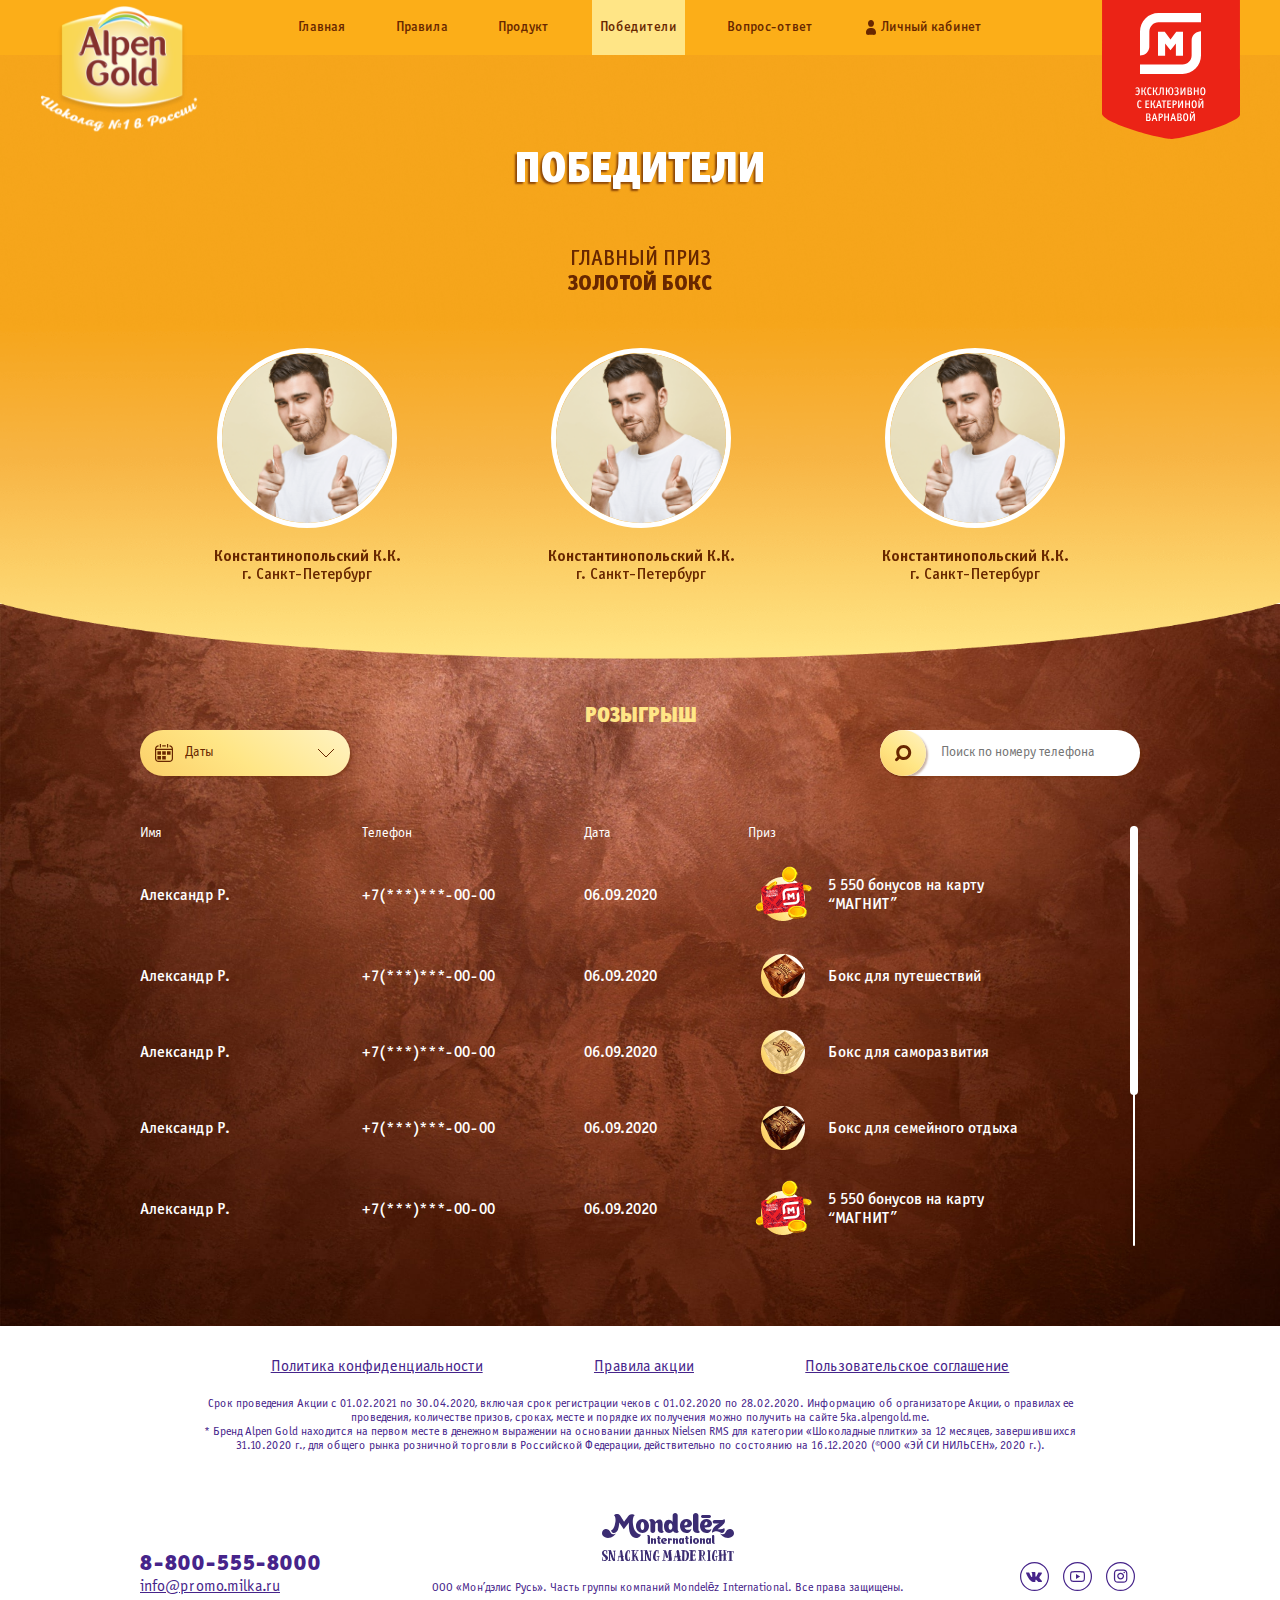
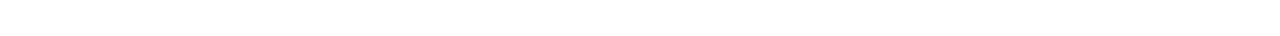
<file: winners.html>
<!DOCTYPE html>
<html lang="en">
<head>
	<meta charset="UTF-8">
	<title>Alpengold Revamp Magnit</title>
	<meta http-equiv="X-UA-Compatible" content="IE=edge">
    <meta name="viewport" content="width=device-width, initial-scale=1.0, maximum-scale=1.0, minimum-scale=1.0, user-scalable=no">
    <meta name="format-detection" content="telephone=no">
    <link rel="icon" href="favicon.ico">
	<link rel="stylesheet" href="fonts/stylesheet.css">
	<link rel="stylesheet" href="libs/select2/select2.min.css">
	<link rel="stylesheet" href="libs/scrollbar/jquery.scrollbar.css">
	<link rel="stylesheet" href="css/styles.css">
	<!--[if lte IE 9]>
    <script src="http://phpbbex.com/oldies/oldies.js" charset="utf-8"></script>
    <script src="https://oss.maxcdn.com/html5shiv/3.7.3/html5shiv.min.js"></script>
    <script src="https://oss.maxcdn.com/respond/1.4.2/respond.min.js"></script>
    <![endif]-->
</head>
<body>
	<div class="wrapper">
		<div class="content">
			<header>
				<div class="menu">
					<a href="index.html" class="logo">
						<img src="img/logo.png" alt="">
					</a>
					<a href="#!" class="burger"></a>
					<nav class="menu-links">
						<a href="index.html" class="menu-link">Главная</a>
						<a href="#!" class="menu-link" target="_blank">Правила</a>
						<a href="product.html" class="menu-link">Продукт</a>
						<a href="winners.html" class="menu-link active">Победители</a>
						<a href="faq.html" class="menu-link">Вопрос-ответ</a>
						<a href="lk.html" class="menu-link login-link pop-op" data-popup="auth">Личный кабинет</a>
					</nav>
					<div class="ex"></div>
				</div>
			</header>
			<div class="inner-page-top winners-page-top">
				<div class="container">
					<div class="title">Победители</div>
					<div class="superwinner-title">Главный приз</div>
					<div class="superwinner-title2">Золотой бокс</div>
					<div class="superwinner-slider">
						<div class="superwinner-slide">
							<div class="superwinner-img">
								<img src="img/winners/1.png" alt="">
							</div>
							<div class="superwinner-name">Константинопольский К.К.</div>
							<div class="superwinner-city">г. Санкт-Петербург</div>
						</div>
						<div class="superwinner-slide">
							<div class="superwinner-img">
								<img src="img/winners/1.png" alt="">
							</div>
							<div class="superwinner-name">Константинопольский К.К.</div>
							<div class="superwinner-city">г. Санкт-Петербург</div>
						</div>
						<div class="superwinner-slide">
							<div class="superwinner-img">
								<img src="img/winners/1.png" alt="">
							</div>
							<div class="superwinner-name">Константинопольский К.К.</div>
							<div class="superwinner-city">г. Санкт-Петербург</div>
						</div>
						<!-- <div class="superwinner-slide">
							<div class="superwinner-img">
								<img src="img/winners/1.png" alt="">
							</div>
							<div class="superwinner-name">Константинопольский К.К.</div>
							<div class="superwinner-city">г. Санкт-Петербург</div>
						</div> -->
					</div>
				</div>
			</div>
			<section class="inner-page winners-page">
				<div class="container">
					<div class="winners-title">Розыгрыш</div>
					<div class="filters">
						<div class="date-filter">
							<div class="select">
								<select name="monthly" data-placeholder="Даты">
									<option value=""></option>
									<option value="1">15.10.21 - 20.10.21</option>
									<option value="2">16.10.21 - 21.10.21</option>
									<option value="3">17.10.21 - 22.10.21</option>
									<option value="4">18.10.21 - 23.10.21</option>
								</select>
							</div>
						</div>
						<form class="input-field phone-filter">
                    		<input type="text" name="phone" class="phone-mask" placeholder="Поиск по номеру телефона">
                    		<button class="search"></button>
                    	</form>
					</div>
					<div class="winners">
						<div class="table-wrapper winners-table">
							<table>
								<thead>
									<tr>
										<th class="desktop-visible">Имя</th>
										<th class="desktop-visible">Телефон</th>
										<th class="desktop-visible">Дата</th>
										<th class="mobile-visible">Участник</th>
										<th>Приз</th>
									</tr>
								</thead>
								<tbody>
									<tr>
										<td class="desktop-visible">Александр Р.</td>
										<td class="desktop-visible">+7(***)***-00-00</td>
										<td class="desktop-visible">06.09.2020</td>
										<td class="mobile-visible">
											<div class="winners-name">Александр Р.</div>
											+7(***)***-00-00 <br>
											06.09.2020
										</td>
										<td class="prize-td">
											<div class="winners-prize">
												<img src="img/prizes/prize1-icon.png" alt="5 550 бонусов на карту МАГНИТ" title="5 550 бонусов на карту МАГНИТ">
											</div>
											<div class="winners-prize-info">
												<div class="winners-prize-title">5 550 бонусов на карту “МАГНИТ”</div>
											</div>
										</td>
									</tr>
									<tr>
										<td class="desktop-visible">Александр Р.</td>
										<td class="desktop-visible">+7(***)***-00-00</td>
										<td class="desktop-visible">06.09.2020</td>
										<td class="mobile-visible">
											<div class="winners-name">Александр Р.</div>
											+7(***)***-00-00 <br>
											06.09.2020
										</td>
										<td class="prize-td">
											<div class="winners-prize">
												<img src="img/prizes/prize2-icon.png" alt="Бокс для путешествий" title="Бокс для путешествий">
											</div>
											<div class="winners-prize-info">
												<div class="winners-prize-title">Бокс для путешествий</div>
											</div>
										</td>
									</tr>
									<tr>
										<td class="desktop-visible">Александр Р.</td>
										<td class="desktop-visible">+7(***)***-00-00</td>
										<td class="desktop-visible">06.09.2020</td>
										<td class="mobile-visible">
											<div class="winners-name">Александр Р.</div>
											+7(***)***-00-00 <br>
											06.09.2020
										</td>
										<td class="prize-td">
											<div class="winners-prize">
												<img src="img/prizes/prize3-icon.png" alt="Бокс для саморазвития" title="Бокс для саморазвития">
											</div>
											<div class="winners-prize-info">
												<div class="winners-prize-title">Бокс для саморазвития</div>
											</div>
										</td>
									</tr>
									<tr>
										<td class="desktop-visible">Александр Р.</td>
										<td class="desktop-visible">+7(***)***-00-00</td>
										<td class="desktop-visible">06.09.2020</td>
										<td class="mobile-visible">
											<div class="winners-name">Александр Р.</div>
											+7(***)***-00-00 <br>
											06.09.2020
										</td>
										<td class="prize-td">
											<div class="winners-prize">
												<img src="img/prizes/prize4-icon.png" alt="Бокс для семейного отдыха" title="Бокс для семейного отдыха">
											</div>
											<div class="winners-prize-info">
												<div class="winners-prize-title">Бокс для семейного отдыха</div>
											</div>
										</td>
									</tr>
									<tr>
										<td class="desktop-visible">Александр Р.</td>
										<td class="desktop-visible">+7(***)***-00-00</td>
										<td class="desktop-visible">06.09.2020</td>
										<td class="mobile-visible">
											<div class="winners-name">Александр Р.</div>
											+7(***)***-00-00 <br>
											06.09.2020
										</td>
										<td class="prize-td">
											<div class="winners-prize">
												<img src="img/prizes/prize1-icon.png" alt="5 550 бонусов на карту МАГНИТ" title="5 550 бонусов на карту МАГНИТ">
											</div>
											<div class="winners-prize-info">
												<div class="winners-prize-title">5 550 бонусов на карту “МАГНИТ”</div>
											</div>
										</td>
									</tr>
									<tr>
										<td class="desktop-visible">Александр Р.</td>
										<td class="desktop-visible">+7(***)***-00-00</td>
										<td class="desktop-visible">06.09.2020</td>
										<td class="mobile-visible">
											<div class="winners-name">Александр Р.</div>
											+7(***)***-00-00 <br>
											06.09.2020
										</td>
										<td class="prize-td">
											<div class="winners-prize">
												<img src="img/prizes/prize2-icon.png" alt="Бокс для путешествий" title="Бокс для путешествий">
											</div>
											<div class="winners-prize-info">
												<div class="winners-prize-title">Бокс для путешествий</div>
											</div>
										</td>
									</tr>
									<tr>
										<td class="desktop-visible">Александр Р.</td>
										<td class="desktop-visible">+7(***)***-00-00</td>
										<td class="desktop-visible">06.09.2020</td>
										<td class="mobile-visible">
											<div class="winners-name">Александр Р.</div>
											+7(***)***-00-00 <br>
											06.09.2020
										</td>
										<td class="prize-td">
											<div class="winners-prize">
												<img src="img/prizes/prize3-icon.png" alt="Бокс для саморазвития" title="Бокс для саморазвития">
											</div>
											<div class="winners-prize-info">
												<div class="winners-prize-title">Бокс для саморазвития</div>
											</div>
										</td>
									</tr>
									<tr>
										<td class="desktop-visible">Александр Р.</td>
										<td class="desktop-visible">+7(***)***-00-00</td>
										<td class="desktop-visible">06.09.2020</td>
										<td class="mobile-visible">
											<div class="winners-name">Александр Р.</div>
											+7(***)***-00-00 <br>
											06.09.2020
										</td>
										<td class="prize-td">
											<div class="winners-prize">
												<img src="img/prizes/prize4-icon.png" alt="Бокс для семейного отдыха" title="Бокс для семейного отдыха">
											</div>
											<div class="winners-prize-info">
												<div class="winners-prize-title">Бокс для семейного отдыха</div>
											</div>
										</td>
									</tr>
								</tbody>
							</table>
						</div>
					</div>
				</div>
			</section>
		</div>
		<footer>
			<div class="container">
				<div class="footer-links">
					<a href="#!" class="link" target="_blank">Политика конфиденциальности</a>
					<a href="#!" class="link" target="_blank">Правила акции</a>
					<a href="#!" class="link" target="_blank">Пользовательское соглашение</a>
				</div>
				<div class="footer-text">
					Срок проведения Акции с 01.02.2021 по 30.04.2020, включая срок регистрации чеков с 01.02.2020 по 28.02.2020. Информацию об организаторе Акции, о правилах ее проведения, количестве призов, сроках, месте и порядке их получения можно получить на сайте 5ka.alpengold.me. <br>
					* Бренд Alpen Gold находится на первом месте в денежном выражении на основании данных Nielsen RMS для категории «Шоколадные плитки» за 12 месяцев, завершившихся 31.10.2020 г., для общего рынка розничной торговли в Российской Федерации, действительно по состоянию на 16.12.2020 (©ООО «ЭЙ СИ НИЛЬСЕН», 2020 г.).
				</div>
				<div class="footer-wrapper">
					<div class="footer-contacts">
						<a href="tel:8-800-555-8000" class="footer-phone invert-link">8-800-555-8000</a>
						<a href="mailto:info@promo.milka.ru" class="footer-mail link">info@promo.milka.ru</a>
					</div>
					<div class="footer-copyright">
						<div class="mndlz">
							<img src="img/mndlz.svg" alt="">
						</div>
						<div class="copyright">ООО «Мон’дэлис Русь». Часть группы компаний Mondelēz International. Все права защищены.</div>
					</div>
					<div class="footer-socials">
						<a href="#!" target="_blank">
							<img src="img/vk.svg" alt="">
						</a>
						<a href="#!" target="_blank">
							<img src="img/yt.svg" alt="">
						</a>
						<a href="#!" target="_blank">
							<img src="img/inst.svg" alt="">
						</a>
					</div>
				</div>
			</div>
		</footer>
	</div>
	<div class="popups">
		<div id="auth" class="popup">
			<div class="popup__wrap">
				<div class="decor-left1 desktop-visible"></div>
            	<div class="decor-left2 desktop-visible"></div>
            	<div class="decor-left3 desktop-visible"></div>
            	<div class="decor-right1 desktop-visible"></div>
            	<div class="decor-right2 desktop-visible"></div>
            	<div class="decor-right3 desktop-visible"></div>
				<a href="#!" class="close-popup js-close-popup">
					<svg width="21" height="20" viewBox="0 0 21 20" fill="none" xmlns="http://www.w3.org/2000/svg">
						<path d="M18.0078 2L2.00781 18" stroke="#682700" stroke-width="4" stroke-linecap="round" stroke-linejoin="round" />
    					<path d="M2.00781 2L18.0078 18" stroke="#682700" stroke-width="4" stroke-linecap="round" stroke-linejoin="round" />
					</svg>
				</a>
                <div class="popup__inner">
                    <div class="popup__title">Вход</div>
                    <div class="popup__error"></div>
                    <form class="popup-form">
                    	<div class="input-field">
                    		<input type="text" name="phone" class="phone-mask" placeholder="Телефон" required>
                    	</div>
                    	<div class="input-field mb30">
                    		<input type="password" name="password" class="pwd-input" placeholder="Пароль" required>
                    		<a href="#!" class="link restore-link pop-op" data-popup="restore-password">Забыли пароль?</a>
                    	</div>
                    	<div class="btn-wrapper">
							<button class="btn popup-btn">Войти</button>
						</div>
                    </form>
                    <div class="reg-text">
                    	Если вы впервые <br>на сайте, то вам необходимо
                    	<a href="#!" class="link popup-link pop-op" data-popup="reg">Зарегистрироваться</a>
                    </div>
                </div>
            </div>
		</div>
		<div id="reg" class="popup">
			<div class="popup__wrap">
				<div class="decor-left1 desktop-visible"></div>
            	<div class="decor-left2 desktop-visible"></div>
            	<div class="decor-left3 desktop-visible"></div>
            	<div class="decor-right1 desktop-visible"></div>
            	<div class="decor-right2 desktop-visible"></div>
            	<div class="decor-right3 desktop-visible"></div>
            	<div class="decor-bottom desktop-visible"></div>
				<a href="#!" class="close-popup js-close-popup">
					<svg width="21" height="20" viewBox="0 0 21 20" fill="none" xmlns="http://www.w3.org/2000/svg">
						<path d="M18.0078 2L2.00781 18" stroke="#682700" stroke-width="4" stroke-linecap="round" stroke-linejoin="round" />
    					<path d="M2.00781 2L18.0078 18" stroke="#682700" stroke-width="4" stroke-linecap="round" stroke-linejoin="round" />
					</svg>
				</a>
                <div class="popup__inner">
                    <div class="popup__title">Регистрация</div>
                    <div class="popup__error"></div>
                    <form class="popup-form">
                    	<div class="input-field">
                    		<input type="text" name="fio" placeholder="Ф.И.О." required>
                    	</div>
                    	<div class="input-field">
                    		<input type="text" name="phone" class="phone-mask" placeholder="Телефон" required>                    		
                    	</div>
                    	<div class="input-field">
                    		<input type="text" name="email" placeholder="E-mail" required>                    		
                    	</div>
                    	<div class="input-field">
                    		<div class="select">
								<select name="city" class="select-search" data-placeholder="Город" required>
									<option value=""></option>
									<option value="1">Город</option>
									<option value="2">Город</option>
									<option value="3">Город</option>
								</select>
							</div>
                    	</div>
                    	<div class="popup__desc">Введите символы с картинки</div>
                    	<div class="captcha-wrap mb20">
                    		<div class="popup__error"></div>
                    		<div class="captcha-field">
                    			<img src="img/captcha.png" alt="" style="mix-blend-mode: multiply;"> <!-- убрать mix-blend-mode для капчи без белого фона -->
                    			<a href="#!" class="reload-captcha"></a>
                    		</div>
                    		<div class="input-field">
	                    		<input type="text" name="captcha" required>
	                    	</div>
                    	</div>
                    	<div class="checkbox-wrapper">
							<div class="input-field checkbox-field">
	                            <label for="check-rules" class="checkbox">
	                                <input id="check-rules" name="check-rules" type="checkbox" required>
	                                <span class="checkmark"></span>
	                                <span class="checkbox-text">Я согласен с <a href="#!" class="rules-link link" target="_blank">Правилами акции</a></span>
	                            </label> 
	                        </div>
	                        <div class="input-field checkbox-field">
	                            <label for="check-data" class="checkbox">
	                                <input id="check-data" name="check-data" type="checkbox" required>
	                                <span class="checkmark"></span>
	                                <span class="checkbox-text">Я согласен на обработку моих <a href="#!" class="rules-link link" target="_blank">персональных данных</a></span>
	                            </label> 
	                        </div>
	                        <div class="input-field checkbox-field">
	                            <label for="check-mndlz" class="checkbox">
	                                <input id="check-mndlz" name="check-mndlz" type="checkbox" required>
	                                <span class="checkmark"></span>
	                                <span class="checkbox-text">Я согласен получать рассылки по акциям Mondelez</span>
	                            </label> 
	                        </div>
						</div>
						<div class="btn-wrapper">
							<!-- <button class="btn"><span>Войти</span></button> -->
							<a href="#!" class="btn popup-btn pop-op" data-popup="reg-success">Отправить</a>
						</div>
                    </form>
                </div>
            </div>
		</div>
		<div id="reg-success" class="popup">
			<div class="popup__wrap">
				<div class="decor-left1 desktop-visible"></div>
            	<div class="decor-left2 desktop-visible"></div>
            	<div class="decor-left3 desktop-visible"></div>
            	<div class="decor-right1 desktop-visible"></div>
            	<div class="decor-right2 desktop-visible"></div>
            	<div class="decor-right3 desktop-visible"></div>
				<a href="#!" class="close-popup js-close-popup">
					<svg width="21" height="20" viewBox="0 0 21 20" fill="none" xmlns="http://www.w3.org/2000/svg">
						<path d="M18.0078 2L2.00781 18" stroke="#682700" stroke-width="4" stroke-linecap="round" stroke-linejoin="round" />
    					<path d="M2.00781 2L18.0078 18" stroke="#682700" stroke-width="4" stroke-linecap="round" stroke-linejoin="round" />
					</svg>
				</a>
                <div class="popup__inner">
                	<div class="popup__title">Регистрация пройдена</div>
                    <div class="popup__desc">Пароль для входа на сайт отправлен на номер телефона, указанный при регистрации.</div>
                    <div class="btn-wrapper">
						<a href="#!" class="btn popup-btn pop-op" data-popup="auth">Войти</a>
					</div>
                </div>
            </div>
		</div>
		<div id="restore-password" class="popup">
			<div class="popup__wrap">
				<div class="decor-left1 desktop-visible"></div>
            	<div class="decor-left2 desktop-visible"></div>
            	<div class="decor-left3 desktop-visible"></div>
            	<div class="decor-right1 desktop-visible"></div>
            	<div class="decor-right2 desktop-visible"></div>
            	<div class="decor-right3 desktop-visible"></div>
				<a href="#!" class="close-popup js-close-popup">
					<svg width="21" height="20" viewBox="0 0 21 20" fill="none" xmlns="http://www.w3.org/2000/svg">
						<path d="M18.0078 2L2.00781 18" stroke="#682700" stroke-width="4" stroke-linecap="round" stroke-linejoin="round" />
    					<path d="M2.00781 2L18.0078 18" stroke="#682700" stroke-width="4" stroke-linecap="round" stroke-linejoin="round" />
					</svg>
				</a>
                <div class="popup__inner">
                    <div class="popup__title">Сброс пароля</div>
                    <form class="popup-form">
                    	<div class="popup__desc before-send">Введите свой телефон для восстановления пароля<br><br>Мы отправим смс с паролем</div>
                    	<div class="popup__desc after-send" style="display: none;">Пароль был отправлен в смс-сообщении</div>
                    	<div class="input-field">
                    		<input type="text" name="phone" class="phone-mask" placeholder="Телефон" required>
                    	</div>
                    	<div class="input-field mb30">
							<span class="clock-text" style="display: none;">Можно отправить повторно через <span class="clock"></span></span>
                    	</div>
                    	<div class="btn-wrapper">
							<button class="btn popup-btn">Отправить</button>
						</div>
                    </form>
                </div>
            </div>
		</div>
		<div id="check-upload" class="popup">
			<div class="popup__wrap">
				<div class="decor-left1 desktop-visible"></div>
            	<div class="decor-left2 desktop-visible"></div>
            	<div class="decor-left3 desktop-visible"></div>
            	<div class="decor-right1 desktop-visible"></div>
            	<div class="decor-right2 desktop-visible"></div>
            	<div class="decor-right3 desktop-visible"></div>
				<a href="#!" class="close-popup js-close-popup">
					<svg width="21" height="20" viewBox="0 0 21 20" fill="none" xmlns="http://www.w3.org/2000/svg">
						<path d="M18.0078 2L2.00781 18" stroke="#682700" stroke-width="4" stroke-linecap="round" stroke-linejoin="round" />
    					<path d="M2.00781 2L18.0078 18" stroke="#682700" stroke-width="4" stroke-linecap="round" stroke-linejoin="round" />
					</svg>
				</a>
                <div class="popup__inner">
                    <div class="popup__title">Загрузка чека</div>
                    <div class="iframe-wrap">
                        <!-- <iframe src="https://checkservice.emg.ru/Upload?id=630b7ffa-2815-4c9b-96f8-b485c73a1ed9&participantId=1&hash=1958d3842a1595b11ec2c7ed5e9e6305" class="iframe" frameborder="0"></iframe> -->
                    </div>
                </div>
            </div>
		</div>
		<div id="check-rejected" class="popup">
			<div class="popup__wrap">
				<div class="decor-left1 desktop-visible"></div>
            	<div class="decor-left2 desktop-visible"></div>
            	<div class="decor-left3 desktop-visible"></div>
            	<div class="decor-right1 desktop-visible"></div>
            	<div class="decor-right2 desktop-visible"></div>
            	<div class="decor-right3 desktop-visible"></div>
				<a href="#!" class="close-popup js-close-popup">
					<svg width="21" height="20" viewBox="0 0 21 20" fill="none" xmlns="http://www.w3.org/2000/svg">
						<path d="M18.0078 2L2.00781 18" stroke="#682700" stroke-width="4" stroke-linecap="round" stroke-linejoin="round" />
    					<path d="M2.00781 2L18.0078 18" stroke="#682700" stroke-width="4" stroke-linecap="round" stroke-linejoin="round" />
					</svg>
				</a>
                <div class="popup__inner">
                	<div class="popup__title">Чек отклонен</div>
                    <div class="popup__desc">Такой чек уже был загружен ранее. Попробуйте загрузить другой чек.</div>
                    <div class="btn-wrapper">
						<a href="#!" class="btn popup-btn js-close-popup">Понятно</a>
					</div>
                </div>
            </div>
		</div>
	</div>

	<script src="libs/jquery-3.5.1.min.js"></script>
	<script src="libs/select2/select2.min.js"></script>
	<script src="libs/jquery.validate.min.js"></script>
	<script src="libs/scrollbar/jquery.scrollbar.min.js"></script>
	<script src="libs/jquery.inputmask.min.js"></script>
	<script src="libs/jquery.countdown.min.js"></script>
	<script src="libs/slick.min.js"></script>
	<script src="js/scripts.js"></script>
</body>
</html>
</file>
<file: fonts/stylesheet.css>
@font-face {
    font-family: 'OfficinaSans';
    src: url('OfficinaSansBookC.eot');
    src: url('OfficinaSansBookC.eot?#iefix') format('embedded-opentype'),
        url('OfficinaSansBookC.woff2') format('woff2'),
        url('OfficinaSansBookC.woff') format('woff');
    font-weight: normal;
    font-style: normal;
}

@font-face {
    font-family: 'OfficinaSans';
    src: url('OfficinaSansBookC-Italic.eot');
    src: url('OfficinaSansBookC-Italic.eot?#iefix') format('embedded-opentype'),
        url('OfficinaSansBookC-Italic.woff2') format('woff2'),
        url('OfficinaSansBookC-Italic.woff') format('woff');
    font-weight: normal;
    font-style: italic;
}

@font-face {
    font-family: 'OfficinaSans SCC';
    src: url('OfficinaSansBookSCC.eot');
    src: url('OfficinaSansBookSCC.eot?#iefix') format('embedded-opentype'),
        url('OfficinaSansBookSCC.woff2') format('woff2'),
        url('OfficinaSansBookSCC.woff') format('woff');
    font-weight: normal;
    font-style: normal;
}

@font-face {
    font-family: 'OfficinaSans';
    src: url('OfficinaSansMediumC.eot');
    src: url('OfficinaSansMediumC.eot?#iefix') format('embedded-opentype'),
        url('OfficinaSansMediumC.woff2') format('woff2'),
        url('OfficinaSansMediumC.woff') format('woff');
    font-weight: 500;
    font-style: normal;
}

@font-face {
    font-family: 'OfficinaSans';
    src: url('OfficinaSansMediumC-Italic.eot');
    src: url('OfficinaSansMediumC-Italic.eot?#iefix') format('embedded-opentype'),
        url('OfficinaSansMediumC-Italic.woff2') format('woff2'),
        url('OfficinaSansMediumC-Italic.woff') format('woff');
    font-weight: 500;
    font-style: italic;
}

@font-face {
    font-family: 'OfficinaSans SCC';
    src: url('OfficinaSansMediumSCC.eot');
    src: url('OfficinaSansMediumSCC.eot?#iefix') format('embedded-opentype'),
        url('OfficinaSansMediumSCC.woff2') format('woff2'),
        url('OfficinaSansMediumSCC.woff') format('woff');
    font-weight: 500;
    font-style: normal;
}

@font-face {
    font-family: 'OfficinaSans';
    src: url('OfficinaSansBoldC.eot');
    src: url('OfficinaSansBoldC.eot?#iefix') format('embedded-opentype'),
        url('OfficinaSansBoldC.woff2') format('woff2'),
        url('OfficinaSansBoldC.woff') format('woff');
    font-weight: bold;
    font-style: normal;
}

@font-face {
    font-family: 'OfficinaSans';
    src: url('OfficinaSansBoldC-Italic.eot');
    src: url('OfficinaSansBoldC-Italic.eot?#iefix') format('embedded-opentype'),
        url('OfficinaSansBoldC-Italic.woff2') format('woff2'),
        url('OfficinaSansBoldC-Italic.woff') format('woff');
    font-weight: bold;
    font-style: italic;
}

@font-face {
    font-family: 'OfficinaSans SCC';
    src: url('OfficinaSansBoldSCC.eot');
    src: url('OfficinaSansBoldSCC.eot?#iefix') format('embedded-opentype'),
        url('OfficinaSansBoldSCC.woff2') format('woff2'),
        url('OfficinaSansBoldSCC.woff') format('woff');
    font-weight: bold;
    font-style: normal;
}

@font-face {
    font-family: 'OfficinaSans';
    src: url('OfficinaSansExtraBoldC.eot');
    src: url('OfficinaSansExtraBoldC.eot?#iefix') format('embedded-opentype'),
        url('OfficinaSansExtraBoldC.woff2') format('woff2'),
        url('OfficinaSansExtraBoldC.woff') format('woff');
    font-weight: 800;
    font-style: normal;
}

@font-face {
    font-family: 'OfficinaSans';
    src: url('OfficinaSansExtraBoldC-Italic.eot');
    src: url('OfficinaSansExtraBoldC-Italic.eot?#iefix') format('embedded-opentype'),
        url('OfficinaSansExtraBoldC-Italic.woff2') format('woff2'),
        url('OfficinaSansExtraBoldC-Italic.woff') format('woff');
    font-weight: 800;
    font-style: italic;
}

@font-face {
    font-family: 'OfficinaSans SCC';
    src: url('OfficinaSansExtraBoldSCC.eot');
    src: url('OfficinaSansExtraBoldSCC.eot?#iefix') format('embedded-opentype'),
        url('OfficinaSansExtraBoldSCC.woff2') format('woff2'),
        url('OfficinaSansExtraBoldSCC.woff') format('woff');
    font-weight: 800;
    font-style: normal;
}

@font-face {
    font-family: 'OfficinaSans SCC';
    src: url('OfficinaSansBlackSCC.eot');
    src: url('OfficinaSansBlackSCC.eot?#iefix') format('embedded-opentype'),
        url('OfficinaSansBlackSCC.woff2') format('woff2'),
        url('OfficinaSansBlackSCC.woff') format('woff');
    font-weight: 900;
    font-style: normal;
}

@font-face {
    font-family: 'OfficinaSans';
    src: url('OfficinaSansBlackC-Italic.eot');
    src: url('OfficinaSansBlackC-Italic.eot?#iefix') format('embedded-opentype'),
        url('OfficinaSansBlackC-Italic.woff2') format('woff2'),
        url('OfficinaSansBlackC-Italic.woff') format('woff');
    font-weight: 900;
    font-style: italic;
}

@font-face {
    font-family: 'OfficinaSans';
    src: url('OfficinaSansBlackC.eot');
    src: url('OfficinaSansBlackC.eot?#iefix') format('embedded-opentype'),
        url('OfficinaSansBlackC.woff2') format('woff2'),
        url('OfficinaSansBlackC.woff') format('woff');
    font-weight: 900;
    font-style: normal;
}
</file>
<file: css/styles.css>
html {
    line-height: 1.15;
    -ms-text-size-adjust: 100%;
    -moz-text-size-adjust: 100%;
    -webkit-text-size-adjust: 100%;
}

html, body, div, span, applet, object, iframe,
h1, h2, h3, h4, h5, h6, p, blockquote, pre,
a, abbr, acronym, address, big, cite, code,
del, dfn, em, img, ins, kbd, q, s, samp,
small, strike, strong, sub, sup, tt, var,
b, u, i, center,
dl, dt, dd, ol, ul, li,
fieldset, form, label, legend,
table, caption, tbody, tfoot, thead, tr, th, td,
article, aside, canvas, details, embed,
figure, figcaption, footer, header, hgroup,
menu, nav, output, ruby, section, summary,
time, mark, audio, video {
	margin: 0;
	padding: 0;
	border: 0;
}

main {
    display: block;
}

ol,
ul {
    list-style: none;
}

b,
strong {
    font-weight: bold;
}

*,
:after,
:before {
    box-sizing: border-box;
}

img {
    max-width: 100%;
    border-style: none;
}

img[width="0"][height="0"] {
    display: none;
}

a {
    color: inherit;
    cursor: pointer;
    background-color: transparent;
    text-decoration: none;
    -webkit-transition: all .2s linear;
    transition: all .2s linear;
}

a:hover,
a:focus {
    text-decoration: none;
}

input,
select,
textarea,
button {
    border: none;
    outline: none;
    border-radius: 0;
    -webkit-appearance: none;
    font-family: inherit;
    font-size: 100%;
    line-height: 1.15;
    margin: 0;
}

textarea {
    overflow: auto;
}

textarea::-webkit-scrollbar {
    width: 0;
}

::-ms-clear {
    display: none;
}

input {
    overflow: visible;
}

button {
    cursor: pointer;
    border: none;
    outline: none;
    overflow: visible;
}

button,
select {
    text-transform: none;
}

button::-moz-focus-inner,
[type="button"]::-moz-focus-inner,
[type="reset"]::-moz-focus-inner,
[type="submit"]::-moz-focus-inner {
    border-style: none;
    padding: 0;
}

button,
[type="button"],
[type="reset"],
[type="submit"] {
    -webkit-appearance: button;
}

[type="checkbox"],
[type="radio"] {
    box-sizing: border-box;
    padding: 0;
}

[type="search"]::-webkit-search-decoration {
    -webkit-appearance: none;
}

[type="search"] {
    -webkit-appearance: textfield;
    outline-offset: -2px;
}

::-webkit-file-upload-button {
    -webkit-appearance: button;
    font: inherit;
}

::-webkit-file-upload-button {
    -webkit-appearance: button;
    font: inherit;
}

input[type=number]::-webkit-inner-spin-button,
input[type=number]::-webkit-outer-spin-button {
    -webkit-appearance: none;
    margin: 0;
}

input[type=number] {
    -moz-appearance: textfield;
}

select::-ms-expand {
    display: none;
}

* {
    box-sizing: border-box;
}

h1, h2, h3, h4, h5, h6, p {
    margin: 0;
}

ul, ol {
    margin: 0;
    padding: 0;
    list-style: none;
}

a {
    color: inherit;
    text-decoration: none;
}

a:hover,
a:focus {
    text-decoration: none;
}

textarea {
    width: 100%;
    resize: none;
    border: none;
    outline: none;
    border-radius: 0;
    scrollbar-width: none;
    -ms-overflow-style: none;
}

label {
    margin: 0;
}

input,
button,
select {
    border: none;
    outline: none;
}

input {
    border-radius: 0;
}

*:focus {
    outline: none;
}

body .mobile-visible {
    display: none;
}

@media (max-width: 1000px) {
    body .mobile-visible {
        display: block;
    }

    body .desktop-visible {
        display: none;
    }
}

.no-scrolling {
	overflow: hidden;
}

.link {
	text-decoration: underline;
}

.link:hover {
	text-decoration: none;
}

.invert-link {
	text-decoration: none;
}

.invert-link:hover {
	text-decoration: underline;
}

body .mb0 {
    margin-bottom: 0;
}

body .mb5 {
    margin-bottom: 5px;
}

body .mb20 {
	margin-bottom: 20px;
}

body .mb30 {
	margin-bottom: 30px;
}

body .mb70 {
    margin-bottom: 70px;
}

body .mr50 {
    margin-right: 50px;
}

body .mr70 {
    margin-right: 70px;
}

body .mr150 {
    margin-right: 150px;
}

/*SCROLL ---------------------- */
body .scroll-element,
body .scroll-element div {
    border: none;
    margin: 0;
    padding: 0;
    position: absolute;
    z-index: 1;
}

body .scroll-element div {
    display: block;
    height: 100%;
    left: 0;
    top: 0;
    width: 100%;
}

body .scroll-element.scroll-x {
    bottom: 1px;
    height: 8px;
    left: 0;
    width: 100%;
}

.collection-list.scroll-wrapper>.scroll-content {
    padding-bottom: 10px;
}

body .collection-list .scroll-element.scroll-y {
    display: none;
}

body .scroll-element.scroll-x .scroll-element_track {
    top: 0;
    width: 100%;
    height: 8px;
}

body .scroll-element.scroll-y {
    height: 100%;
    right: 2px;
    top: 0;
    width: 8px;
}

body .scroll-element .scroll-element_outer {
    overflow: visible;
}

body .scroll-element .scroll-element_outer,
body .scroll-element .scroll-element_track,
body .scroll-element .scroll-bar {
    border-radius: 10px;
}

body .scroll-element .scroll-element_track {
    background: #fff;
    left: 3px;
    width: 2px;
}

body .scroll-element .scroll-bar {
    width: 8px;
    background-color: #fff;
    left: 0;
    position: relative;
}

body .scroll-element.scroll-draggable .scroll-bar {
    background-color: #fff;
}

.lk-page .scroll-element .scroll-element_track,
.lk-page .scroll-element .scroll-bar,
.lk-page .scroll-element.scroll-draggable .scroll-bar {
    background: #682700;
}

body .scroll-element.scroll-x.scroll-scrolly_visible .scroll-element_track {
    left: -12px;
}

body .scroll-element.scroll-y.scroll-scrollx_visible .scroll-element_track {
    top: -12px;
}

body .scroll-element.scroll-x.scroll-scrolly_visible .scroll-element_size {
    left: -12px;
}

body .scroll-element.scroll-y.scroll-scrollx_visible .scroll-element_size {
    top: -12px;
}

/**/

/* Slider */
.slick-slider {
    position: relative;
    display: block;
    box-sizing: border-box;
    -webkit-user-select: none;
    -moz-user-select: none;
    -ms-user-select: none;
    user-select: none;
    -webkit-touch-callout: none;
    -khtml-user-select: none;
    -ms-touch-action: pan-y;
    touch-action: pan-y;
    -webkit-tap-highlight-color: transparent;
}

.slick-slider * {
    outline: none;
}

.slick-list {
    position: relative;
    display: block;
    overflow: hidden;
    margin: 0;
    padding: 0;
}

.slick-list:focus {
    outline: none;
}

.slick-list.dragging {
    cursor: pointer;
    cursor: hand;
}

.slick-slider .slick-track,
.slick-slider .slick-list {
    -webkit-transform: translate3d(0, 0, 0);
    -moz-transform: translate3d(0, 0, 0);
    -ms-transform: translate3d(0, 0, 0);
    -o-transform: translate3d(0, 0, 0);
    transform: translate3d(0, 0, 0);
}

.slick-track {
    position: relative;
    top: 0;
    left: 0;
    display: block;
    margin-left: auto;
    margin-right: auto;
}

.slick-track:before,
.slick-track:after {
    display: table;
    content: '';
}

.slick-track:after {
    clear: both;
}

.slick-loading .slick-track {
    visibility: hidden;
}

.slick-slide {
    display: none;
    float: left;
    height: 100%;
    min-height: 1px;
}

[dir='rtl'] .slick-slide {
    float: right;
}

.slick-slide img {
    display: block;
}

.slick-slide.slick-loading img {
    display: none;
}

.slick-slide.dragging img {
    pointer-events: none;
}

.slick-initialized .slick-slide {
    display: block;
}

.slick-loading .slick-slide {
    visibility: hidden;
}

.slick-vertical .slick-slide {
    display: block;
    height: auto;
    border: 1px solid transparent;
}

.slick-arrow.slick-hidden {
    display: none;
}

.slick-arrow {
    position: absolute;
    top: 0;
    bottom: 0;
    margin: auto;
    font-size: 0;
    z-index: 1;
}

/**/

/* Select2 */
.select {
    max-width: 410px;
    min-width: 140px;
    width: 100%;
    /*margin: 10px auto;*/
}

.select select {
    width: 100%;
}

.select2 {
    z-index: 2;
}

.select2.select2-container--open {
    z-index: 4;
}

.select2-container--open {
    z-index: 3;
}

.select2-container span {
    outline: none;
}

.select2-container .select2-selection--single {
    width: 100%;
    height: 50px;
    padding: 16px 30px 16px 15px;
    border: 1px solid transparent;
    border-radius: 10px;
    box-shadow: 0px 3px 7px rgba(104, 39, 0, 0.25);
}

.select2-container--default .select2-selection--single .select2-selection__rendered {
    color: #682700;
    font-size: 14px;
    line-height: 1;
    text-align: left;
    padding-left: 0;
}

.select2-container--default .select2-selection--single .select2-selection__placeholder {
    color: rgba(0, 0, 0, .5);
    font-size: 14px;
    line-height: 1;
    font-weight: 300;
}

.select2-container--default .select2-selection--single .select2-selection__arrow {
    width: 15px;
    height: 15px;
    position: absolute;
    top: -5px;
    bottom: 0;
    margin: auto;
    right: 15px;
}

.select2-container--default .select2-selection--single .select2-selection__arrow b {
    margin: 0;
    top: 0;
    left: 0;
    border: none;
    width: 15px;
    height: 15px;
    background: url(../img/arrow-down.svg) center no-repeat;
    transition: all .2s linear;
}

.select2-container--default.select2-container--open .select2-selection--single .select2-selection__arrow b {
    transform: rotate(-180deg);
}

.select2-dropdown {
    background: #fff;
    border-radius: 0;
    color: #682700;
    border: 0;
    box-shadow: 0px 4px 4px rgba(0, 0, 0, 0.12);
}

.select2-container--open .select2-dropdown--below {
    padding-top: 30px;
    top: -30px;
    border-bottom-left-radius: 10px;
    border-bottom-right-radius: 10px;
    border: 1px solid transparent;
    overflow: hidden;
    z-index: 1;
}

.select2-results__options {
    border-radius: 0;
}

.select2-container--default .select2-results>.select2-results__options {
    max-height: 250px;
    padding-top: 10px;
}

.select2-results__option {
    font-size: 14px;
    line-height: 1;
    min-height: 30px;
    padding: 8px 20px 8px 15px;
}

.select2-container--default .select2-results__option[aria-selected=true],
.select2-container--default .select2-results__option--highlighted[aria-selected] {
    background: rgba(255, 245, 104, 0.3);
    color: #682700;
}
/**/

html,
body {
    height: 100%;
}

body {
    margin: 0;
    color: #682700;
    font: normal 16px/19px 'OfficinaSans', sans-serif;
}

.wrapper {
    display: flex;
    flex-direction: column;
    min-height: 100%;
}

.content {
    flex: 1 0 auto;
    overflow: hidden;
}

.container {
    position: relative;
    max-width: 1230px;
    width: 100%;
    margin: 0 auto;
    padding: 0 15px;
}

header {
    display: flex;
    flex-direction: column;
    justify-content: center;
    -ms-align-items: center;
    align-items: center;
    position: fixed;
    width: 100%;
    height: 55px;
    margin: auto;
    background: #FCAE18;
    z-index: 11;
}

header ~ .main-block,
header ~ .inner-page-top {
	margin-top: 55px;
}

.menu {
	position: relative;
	max-width: 1200px;
	width: 100%;
	height: 55px;
    margin: 0 auto;
}

.logo {
    position: absolute;
    top: 5px;
    left: 0;
    max-width: 158px;
    width: 100%;
}

.menu-links {
    position: relative;
	max-width: 850px;
	width: 100%;
	height: 55px;
	margin: 0 auto;
    display: flex;
    -ms-align-items: center;
    align-items: center;
    justify-content: space-between;
    z-index: 13;
}

.menu-link {
    display: flex;
    align-items: center;
    justify-content: center;
    position: relative;
    font-weight: 500;
    font-size: 14px;
    line-height: 16px;
    color: #682700;
    white-space: nowrap;
    padding: 0 18px;
    height: 55px;
}

.menu-link.active,
.menu-link:hover {
	background: #FFE586;
}

.menu-links .login-link {
    padding-left: 25px;
}

.login-link::before {
    content: '';
    position: absolute;
    top: 0;
    left: 10px;
    bottom: 0;
    width: 10px;
    height: 15px;
    margin: auto;
    background: url(../img/login-icon.svg) center no-repeat;
    background-size: contain;
}

.ex {
    position: absolute;
    top: 0;
    right: 0;
    width: 138px;
    height: 139px;
    background: url(../img/ex-magnit.svg) center no-repeat;
    background-size: contain;
}

footer {
    flex: 0 0 auto;
    min-height: 310px;
    background: #fff;
    color: #46248A;
    text-align: center;
    padding: 30px 0;
}

.footer-links {
    display: flex;
    justify-content: space-between;
    max-width: 850px;
    width: 100%;
    margin: 0 auto 20px;
    text-align: center;
}

.footer-links a {
    font-size: 16px;
    line-height: 21px;
    color: #46248A;
    margin: 0 auto;
}

.footer-text {
    font-size: 12px;
    line-height: 14px;
    text-align: center;
    max-width: 900px;
    width: 100%;
    margin: 20px auto 60px;
}

.footer-wrapper {
    display: flex;
    -ms-align-items: flex-end;
    align-items: flex-end;
    justify-content: space-between;
}

.footer-contacts a {
    display: block;
    text-align: left;
}

.footer-phone {
    font-weight: 900;
    font-size: 21px;
    line-height: 26px;
    color: #46248A;
}

.footer-mail {
    font-size: 16px;
    line-height: 18px;
    color: #46248A;
}

.copyright {
    font-size: 12px;
    line-height: 15px;
    text-align: center;
}

.mndlz {
    margin-bottom: 15px;
}

.footer-socials a {
    margin: 0 5px;
}

.title {
    position: relative;
    font-weight: 900;
    font-size: 42px;
    line-height: 53px;
    text-align: center;
    text-transform: uppercase;
    color: #fff;
    text-shadow: -2px 2px 2px rgba(104, 39, 0, 0.75);
}

.popup {
    position: fixed;
    top: 0;
    left: 0;
    bottom: 0;
    right: 0;
    width: 100%;
    background-color: rgba(0, 0, 0, 0.65);
    color: #682700;
    z-index: -1;
    opacity: 0;
    -webkit-transition: all .2s linear;
    transition: all .2s linear;
    display: -webkit-box;
    display: flex;
    -webkit-box-pack: center;
    justify-content: center;
    -webkit-box-align: start;
    align-items: flex-start;
    padding-top: 10%;
    pointer-events: none;
    overflow-y: auto;
    -webkit-overflow-scrolling: touch;
}

.js-popup-show {
    z-index: 999;
    opacity: 1;
    pointer-events: visible;
}

.popup__wrap {
    position: relative;
    max-width: 350px;
    width: 100%;
    background: linear-gradient(217.17deg, #FFFFFF -55.4%, #FFE686 54.82%, #F7B545 152.24%);
    border-radius: 23px;
    text-align: center;
    display: flex;
    flex-direction: column;
    align-items: center;
    position: relative;
    padding: 40px 10px 30px;
}

.popup__wrap .decor-left1 {
    position: absolute;
    top: -65px;
    left: -70px;
    width: 247px;
    height: 308px;
    background: url(../img/popup-decor-left1.png) center no-repeat;
    background-size: contain;
    z-index: -1;
}

.popup__wrap .decor-left2 {
    position: absolute;
    top: -28px;
    left: 38px;
    width: 55px;
    height: 50px;
    background: url(../img/popup-decor-left2.png) center no-repeat;
    background-size: contain;
    z-index: 0;
}

.popup__wrap .decor-left3 {
    position: absolute;
    top: 184px;
    left: -28px;
    width: 55px;
    height: 48px;
    background: url(../img/popup-decor-left3.png) center no-repeat;
    background-size: contain;
    z-index: 0;
}

.popup__wrap .decor-right1 {
    position: absolute;
    top: -16px;
    right: -154px;
    width: 291px;
    height: 273px;
    background: url(../img/popup-decor-right1.png) center no-repeat;
    background-size: contain;
    z-index: -1;
}

.popup__wrap .decor-right2 {
    position: absolute;
    top: 0px;
    right: -50px;
    width: 44px;
    height: 34px;
    background: url(../img/popup-decor-right2.png) center no-repeat;
    background-size: contain;
    z-index: 0;
}

.popup__wrap .decor-right3 {
    position: absolute;
    top: 216px;
    right: -18px;
    width: 55px;
    height: 54px;
    background: url(../img/popup-decor-right3.png) center no-repeat;
    background-size: contain;
    z-index: 0;
}

.popup__wrap .decor-bottom {
    position: absolute;
    bottom: -88px;
    left: -30px;
    width: 202px;
    height: 201px;
    background: url(../img/feedback-decor2.png) center no-repeat;
    background-size: contain;
    z-index: 0;
}

.popup__inner {
    max-width: 310px;
    margin: auto;
    width: 100%;
    font-weight: 300;
    text-align: center;
    font-size: 16px;
    line-height: 20px;
}

.popup-form {
    max-width: 290px;
    width: 100%;
    margin: auto;
}

.popup__title {
    font-weight: 900;
    font-size: 30px;
    line-height: 38px;
    text-align: center;
    text-transform: uppercase;
    margin: 0 auto 20px;
}

.popup__error {
    font-size: 13px;
    line-height: 1;
    min-height: 13px;
    color: #EB2316;
    margin-bottom: 5px;
}

.popup__desc {
    font-size: 16px;
    line-height: 18px;
    margin: 0 auto 20px;
}

.popup__error + .popup__desc {
    margin-top: 20px;
}

.popup__desc + .btn-wrapper {
    margin-top: 25px;
}

.input-field {
    position: relative;
    width: 100%;
    margin: 0 auto 10px;
}

.input-field:last-child {
    margin-bottom: 0;
}

.input-field input:not([type="checkbox"]),
.input-field textarea {
    width: 100%;
    height: 50px;
    padding-left: 20px;
    border: 1px solid transparent;
    font-family: 'OfficinaSans';
    font-style: normal;
    font-weight: normal;
    font-size: 14px;
    line-height: 16px;
    color: #682700;
    background: #fff;
    border-radius: 10px;
    box-shadow: 0px 3px 7px rgba(104, 39, 0, 0.25);
    transition: all .2s linear;
}

.input-field textarea {
    padding-top: 14px;
    height: 140px;
}

.input-field input:focus,
.input-field textarea:focus {
    border: 1px solid rgba(104, 39, 0, 0.3);
}

.checkbox-wrapper {
    margin: 20px auto;
}

.checkbox-field {
    text-align: left;
}

.checkbox {
    padding-left: 30px;
    display: inline-block;
    min-height: 16px;
}

.checkbox input {
    -webkit-appearance: none;
    padding: 0;
    opacity: 0;
    top: 0;
    left: 0;
    width: 16px;
    height: 16px;
    position: absolute;
}

.checkmark {
    position: absolute;
    left: 0;
    width: 16px;
    height: 16px;
    border-radius: 25px;
    background: transparent;
    border: 2px solid #EB2316;
}

.checkbox input:checked + .checkmark::after {
    content: '';
    position: absolute;
    width: 8px;
    height: 8px;
    top: 0;
    left: 0;
    right: 0;
    bottom: 0;
    margin: auto;
    background: #EB2316;
    border-radius: 25px;
}

.checkbox-text {
    font-size: 14px;
    display: inline-block;
    vertical-align: bottom;
}

.rules-link {
    color: #EB2316;
}

.input-field input.error[type="checkbox"] ~ .checkbox-text {
    color: #EB2316;
}

.close-popup {
    position: absolute;
    top: 20px;
    right: 25px;
    display: flex;
    -ms-align-items: center;
    align-items: center;
    z-index: 1;
}

.close-popup svg,
.close-popup svg path {
    transition: all .2s linear;
}

.close-popup:hover svg path {
    stroke: #F7B545;
}

span.error {
    position: absolute;
    font-size: 0;
}

.checkbox-wrapper span.error {
    display: none !important;
}

.input-field input.error:not([type="checkbox"]),
.input-field textarea.error,
.input-field select.error + .select2-container .select2-selection--single,
.feedback-form .input-field input.error:not([type="checkbox"]),
.feedback-form .input-field textarea.error {
    color: #EB2316;
    border: 1px solid #EB2316;
}

.input-field input.error[type="checkbox"] ~ .checkbox-text,
.input-field input.error[type="checkbox"] ~ .checkbox-text a {
    color: #EB2316;
}

.clock-text {
    display: block;
    font-size: 14px;
    line-height: 17px;
    opacity: 0.6;
    text-align: center;
}

.pwd-input {
    padding-right: 115px;
}

.restore-link {
    font-size: 14px;
    line-height: 1;
    color: #EB2316;
    position: absolute;
    top: 0;
    right: 10px;
    bottom: 0;
    width: 104px;
    height: 14px;
    margin: auto;
}

.reg-text {
    text-align: center;
    font-size: 14px;
    line-height: 16px;
    margin-top: 20px;
}

.popup-link {
    display: block;
    font-weight: 900;
    font-size: 21px;
    line-height: 26px;
    text-align: center;
    text-transform: uppercase;
    color: #682700;
    margin-top: 5px;
}

.btn-wrapper {
    width: 100%;
    margin: auto;
}

.btn {
    position: relative;
    display: flex;
    align-items: center;
    justify-content: center;
    max-width: 290px;
    width: 100%;
    height: 56px;
    margin: auto;
    padding: 17px 0;
    background: radial-gradient(50.17% 63.64% at 49.83% 49.09%, #F70000 0%, #E50000 52.04%, #A70000 100%);
    box-shadow: 2px 2px 5px #870B18;
    font-weight: 500;
    font-size: 21px;
    line-height: 1;
    text-align: center;
    color: #fff;
    border-radius: 33px;
    z-index: 1;
    transition: all .2s linear;
}

.btn:hover {
    box-shadow: none;
}

.popup-btn {
    max-width: 200px;
}

.btn.disabled {
    pointer-events: none;
    background: radial-gradient(50.17% 63.64% at 49.83% 49.09%, #cecece 0%, #b9b9b9 52.04%, #a5a5a5 100%);
    box-shadow: 2px 2px 5px #828282;
}

.captcha-wrap {
    position: relative;
    display: flex;
    justify-content: space-between;
}

.captcha-wrap .popup__error {
    position: absolute;
    top: -18px;
    left: 0;
    right: 0;
    margin: auto;
    text-align: center;
    color: #EB2316;
}

.captcha-field {
    position: relative;
    display: flex;
    -ms-align-items: center;
    align-items: center;
    /*justify-content: center;*/
    width: 100%;
    height: 50px;
    margin-right: 20px;
    padding-left: 20px;
    background: #FCAE18;
    border-radius: 10px;
    box-shadow: 0px 3px 7px rgba(104, 39, 0, 0.25);
}

.popup-form .captcha-field {
    padding-left: 15px;
}

.captcha-field img {
    position: relative;
    max-width: 102px;
}

.popup-form .captcha-field img {
    max-width: 84px;
}

.reload-captcha {
    display: block;
    position: absolute;
    top: 0;
    right: 5px;
    bottom: 0;
    width: 45px;
    height: 45px;
    margin: auto;
    background: url(../img/reload.svg) center no-repeat;
    background-size: contain;
    z-index: 1;
}

.popup-form .reload-captcha {
    width: 33px;
    height: 33px;
}

.inner-page-top {
    position: relative;
    padding: 90px 0 20px;
    z-index: 1;
}

.inner-page-top::before {
    content: '';
    position: absolute;
    top: -55px;
    left: 0;
    right: 0;
    margin: auto;
    width: 100%;
    height: 100%;
    min-height: calc(100% + 90px);
    background: url(../img/bg-inner-top.png) center no-repeat;
    background-size: 100% 100%;
    z-index: 0;
}

.winners-page-top::before {
    min-height: calc(100% + 110px);
}

.inner-page {
    position: relative;
    min-height: calc(100% - 135px);
	padding: 50px 0 80px;
	background: url(../img/bg-inner.jpg) center repeat-x;
	background-size: cover;
}

.inner-page .container {
    z-index: 1;
}

.winners-page {
    padding-top: 100px;
}

.winners-table table td {
    color: #fff;
}

.superwinner-title {
    font-weight: 500;
    font-size: 21px;
    line-height: 24px;
    text-align: center;
    text-transform: uppercase;
    margin-top: 50px;
}

.superwinner-title2 {
    font-weight: 900;
    font-size: 21px;
    line-height: 26px;
    text-align: center;
    text-transform: uppercase;
    margin-bottom: 50px;
}

.superwinner-img {
    max-width: 180px;
    width: 100%;
    height: 180px;
    margin: 0 auto 20px;
    overflow: hidden;
    border-radius: 100px;
    border: 5px solid #fff;
}

.superwinner-name {
    font-weight: bold;
    font-size: 16px;
    line-height: 18px;
    text-align: center;
}

.superwinner-city {
    font-weight: 500;
    font-size: 16px;
    line-height: 18px;
    text-align: center;
}

.superwinner-slider .slick-prev,
.superwinner-slider .slick-next {
    width: 23px;
    height: 36px;
}

.superwinner-slider .slick-prev {
    left: 0;
    background: url(../img/arrow-left.svg) center no-repeat;
    background-size: contain;
}

.superwinner-slider .slick-next {
    right: 0;
    background: url(../img/arrow-right.svg) center no-repeat;
    background-size: contain;
}

.winners-title {
    font-weight: 900;
    font-size: 21px;
    line-height: 26px;
    text-align: center;
    text-transform: uppercase;
    color: #FFE686;
}

.filters {
    display: flex;
    justify-content: space-between;
    -ms-align-items: center;
    align-items: center;
    margin-bottom: 50px;
}

.date-filter {
    position: relative;
    max-width: 210px;
    width: 100%;
}

.date-filter .select {
    min-width: 180px;
}

.date-filter .select2-container--below {
    z-index: 3;
}

.date-filter .select2.select2-container {
    padding: 13px 10px 13px 35px;
    background: linear-gradient(217.17deg, #FFFFFF -55.4%, #FFE686 54.82%, #F7B545 152.24%);
    box-shadow: 2px 2px 2px rgba(104, 39, 0, 0.35);
    border-radius: 30px;
}

.date-filter .select2.select2-container--open {
    border-top-left-radius: 25px;
    border-top-right-radius: 25px;
    border-bottom-left-radius: 0;
    border-bottom-right-radius: 0;
}

.date-filter .select2.select2-container::before {
    content: '';
    position: absolute;
    top: 0;
    left: 15px;
    bottom: 0;
    width: 18px;
    height: 18px;
    margin: auto;
    background: url(../img/calendar-icon.svg) center no-repeat;
    background-size: contain;
}

.date-filter .select2-container .select2-selection--single {
    display: flex;
    -ms-align-items: center;
    align-items: center;
    background: transparent;
    border-radius: 10px;
    width: 100%;
    height: 20px;
    padding: 0 20px 0 10px;
    border: 0;
    border-bottom: 0;
    box-shadow: none;
}

.date-filter .select2-container--default .select2-selection--single .select2-selection__placeholder {
    color: #682700;
    font-size: 14px;
    font-weight: normal;
}

.date-filter .select2-container--default .select2-selection--single .select2-selection__rendered {
    padding-right: 0;
    color: #682700;
    font-size: 14px;
    font-weight: normal;
}

.date-filter .select2-container--open.select2-container--default .select2-selection--single .select2-selection__rendered {
    color: #682700;
}

.date-filter .select2-container--default .select2-selection--single .select2-selection__arrow {
    top: 0;
    right: 15px;
    width: 18px;
    height: 10px;
    transition: all .2s linear;
}

.date-filter .select2-container--default .select2-selection--single .select2-selection__arrow b {
    position: absolute;
    top: 0;
    left: 0;
    right: 0;
    bottom: 0;
    border: none;
    width: 18px;
    height: 10px;
    background: url(../img/arrow-down-filter.svg) center no-repeat;
    background-size: contain;
    margin: auto;
}

.date-filter .select2-container--open .select2-dropdown--below {
    padding-top: 0;
    top: 0;
    background: linear-gradient(217.17deg, #FFFFFF -55.4%, #FFE686 54.82%, #F7B545 152.24%);
    box-shadow: 2px 2px 2px rgba(104, 39, 0, 0.35);
    border: transparent;
    border-radius: 0;
    border-bottom-left-radius: 25px;
    border-bottom-right-radius: 25px;
    overflow: hidden;
    z-index: 2;
}

.date-filter .select2-results__option {
    position: relative;
    font-weight: normal;
    font-size: 14px;
    text-align: center;
    height: 30px;
    padding: 10px;
}

.date-filter .select2-results__option:not(:last-child)::after {
    content: '';
    position: absolute;
    bottom: 0;
    left: 0;
    right: 0;
    margin: auto;
    width: 90%;
    height: 1px;
    background: #682700;
}

.date-filter .select2-results__options {
    color: #682700;
    font-weight: normal;
    font-size: 12px;
}

.date-filter .select2-container--default .select2-results>.select2-results__options {
    padding-top: 0;
}

.date-filter .select2-container--default .select2-results__option--highlighted[aria-selected],
.date-filter .select2-container--default .select2-results__option[aria-selected=true] {
    color: #682700;
}

.phone-filter {
    max-width: 260px;
    margin: 0;
}

.phone-filter input:not([type="checkbox"]) {
    height: 46px;
    font-weight: normal;
    font-size: 14px;
    padding-left: 60px;
    border: 1px solid transparent;
    box-shadow: 2px 2px 2px rgba(104, 39, 0, 0.35);
    border-radius: 30px;
}

.phone-filter input:not([type="checkbox"]):focus {
    border: 1px solid rgba(104, 39, 0, 0.3);
}

.search {
    position: absolute;
    top: 0;
    left: 0;
    bottom: 0;
    width: 46px;
    height: 46px;
    margin: auto;
    background: url(../img/search.svg) center no-repeat, linear-gradient(217.17deg, #FFFFFF -55.4%, #FFE686 54.82%, #F7B545 152.24%) center no-repeat;
    background-size: auto;
    box-shadow: 2px 2px 2px rgba(104, 39, 0, 0.35);
    border-radius: 30px;
    transition: all .2s linear;
}

.search:active {
    box-shadow: none;
}

.winners {
    position: relative;
	max-width: 1160px;
    width: 100%;
    min-height: 420px;
    margin: auto;
}

.table-wrapper {
    max-width: 1160px;
    width: 100%;
    max-height: 420px;
    margin: auto;
}

.table-wrapper.scroll-content {
    padding-right: 18px;
}

table {
    width: 100%;
    border-spacing: 0;
}

table th {
	font-weight: normal;
	font-size: 14px;
	line-height: 1.15;
	color: #fff;
    text-align: left;
    padding: 0 20px 10px 0;
}

table tbody {
	font-weight: 500;
	font-size: 16px;
	line-height: 19px;
    text-align: left;
}

table td {
    padding: 13px 20px 13px 0;
    min-width: 190px;
}

table td:first-child {
    white-space: nowrap;
    overflow: hidden;
    text-overflow: ellipsis;
    max-width: 230px;
}

table td:nth-child(3) {
   min-width: 140px;
}

.prize-td {
	display: flex;
	-ms-align-items: center;
	align-items: center;
}

.winners-prize {
	display: flex;
	-ms-align-items: center;
	align-items: center;
	justify-content: center;
    width: 70px;
    margin-right: 10px;
}

.winners-prize-info {
	max-width: 220px;
	width: 100%;
}

.winners-prize-title {
	font-weight: 500;
	font-size: 16px;
	line-height: 19px;
}

.products-wrap {
    margin-top: 50px;
}

.products-group {
    border-radius: 22px;
    box-shadow: -1px 1px 2px rgba(104, 39, 0, 0.75);
    margin-bottom: 20px;
    transition: all .2s linear;
}

.products-group.active {
    background: linear-gradient(217.17deg, #FFFFFF -55.4%, #FFE686 54.82%, #F7B545 152.24%);
}

.products-title {
    position: relative;
    display: flex;
    -ms-align-items: center;
    align-items: center;
    height: 100px;
    padding: 0 15px;
    font-weight: 900;
    font-size: 21px;
    line-height: 26px;
    text-transform: uppercase;
    color: #682700;
    background: linear-gradient(217.17deg, #FFFFFF -55.4%, #FFE686 54.82%, #F7B545 152.24%);
    border-radius: 22px;
    cursor: pointer;
}

.products-title::after {
    content: 'Развернуть список';
    display: flex;
    -ms-align-items: center;
    align-items: center;
    position: absolute;
    top: 0;
    right: 15px;
    bottom: 0;
    margin: auto;
    width: 218px;
    height: 50px;
    background: url(../img/plus-products.svg) center right no-repeat;
    background-size: contain;
    font-weight: 300;
    font-size: 18px;
    line-height: 20px;
    text-transform: none;
    color: rgb(255 230 134 / 60%);
}

.products-title.active {
    background: transparent;
    color: #682700;
    border-bottom-left-radius: 0;
    border-bottom-right-radius: 0;
}

.products-title.active::after {
    content: 'Свернуть список';
    background: url(../img/minus-products.svg) center right no-repeat;
    background-size: contain;
    color: rgb(104 39 0 / 60%);
}

.products-logo {
    display: flex;
    -ms-align-items: center;
    align-items: center;
    justify-content: center;
    max-width: 80px;
    width: 100%;
    margin-right: 40px;
}

.products-list-wrap {
    display: none;
    padding: 20px;
}

.products-list {
    display: flex;
    flex-wrap: wrap;
    justify-content: space-between;
}

.products-item {
    max-width: 250px;
    width: 100%;
    text-align: center;
    margin: 30px 0;
}

.products-item-img {
    display: flex;
    -ms-align-items: center;
    align-items: center;
    max-width: 86px;
    width: 100%;
    min-height: 160px;
    margin: 0 auto 10px;
}

.products-item-name {
    font-weight: 500;
    font-size: 16px;
    line-height: 18px;
    text-align: center;
}

.products-item-name span {
    display: block;
    font-style: italic;
}

.products-list .slick-prev,
.products-list .slick-next {
    top: -50px;
    width: 23px;
    height: 36px;
}

.products-list .slick-prev {
    left: 0;
    background: url(../img/arrow-left.svg) center no-repeat;
    background-size: contain;
}

.products-list .slick-next {
    right: 0;
    background: url(../img/arrow-right.svg) center no-repeat;
    background-size: contain;
}

.faq-container {
    position: relative;
    max-width: 1200px;
    width: 100%;
    margin: 50px auto 0;
    display: flex;
    justify-content: space-between;
}

.faq-wrap {
    max-width: 580px;
    width: 100%;
    height: 680px;
    margin: 40px 0 0;
}

.faq-item {
    max-width: 500px;
    width: 100%;
    margin: 0 auto 25px;
    color: #fff;
}

.faq-item-title {
	position: relative;
	font-weight: 900;
	font-size: 16px;
	line-height: 20px;
	padding-left: 36px;
	cursor: pointer;
}

.faq-item-title::before {
	content: '';
    position: absolute;
	top: 3px;
	left: 0;
	width: 15px;
	height: 15px;
    border-radius: 3px;
	background: url(../img/plus.svg) 3px 3px no-repeat #FFE686;
    background-size: 10px;
    box-shadow: -1px 1px 2px rgba(104, 39, 0, 0.75);
}

.faq-item-title.active::before {
	background: url(../img/minus.svg) 3px 6px no-repeat #fff;
    background-size: 10px;
}

.faq-item-text {
    display: none;
    font-size: 16px;
    line-height: 20px;
    padding: 20px 0 0 36px;
}

.feedback-wrap {
	position: relative;
    max-width: 560px;
    width: 100%;
    min-height: 680px;
    margin: 0;
    padding: 40px 10px 35px;
    background: linear-gradient(217.17deg, #FFFFFF -55.4%, #FFE686 54.82%, #F7B545 152.24%);
    box-shadow: -1px 1px 2px rgba(104, 39, 0, 0.75);
    border-radius: 46px;
}

.feedback-wrap::before {
    content: '';
    position: absolute;
    top: -75px;
    right: -90px;
    width: 321px;
    height: 512px;
    background: url(../img/feedback-decor1.png) center no-repeat;
    background-size: contain;
    z-index: -1;
}

.feedback-wrap::after {
    content: '';
    position: absolute;
    bottom: -100px;
    left: -35px;
    width: 232px;
    height: 231px;
    background: url(../img/feedback-decor2.png) center no-repeat;
    background-size: contain;
}

.feedback-title {
	font-weight: 900;
	font-size: 30px;
	line-height: 38px;
	text-align: center;
	text-transform: uppercase;
	margin-bottom: 10px;
}

.feedback-desc {
    font-weight: 500;
    font-size: 16px;
	line-height: 18px;
	text-align: center;
    margin: 0 auto 20px;
}

.feedback-form {
	max-width: 410px;
	width: 100%;
	margin: auto;
}

.profile-container {
    position: relative;
    margin: 70px auto 30px;
}

.logout-link {
    font-size: 14px;
    line-height: 17px;
    color: #EB2316;
    margin-top: 5px;
}

.profile-row {
    display: flex;
}

.profile-col {
    display: flex;
    flex-direction: column;
}

.profile-name {
    max-width: 430px;
    min-height: 54px;
    font-weight: 900;
    font-size: 21px;
    line-height: 32px;
    text-transform: uppercase;
}

.profile-name span {
    font-size: 31px;
}

.contacts-col {
    margin-left: 30px;
}

.profile-contact {
    position: relative;
    padding-left: 25px;
    font-size: 16px;
    line-height: 24px;
}

.profile-contact-wrapper {
    display: flex;
    margin-bottom: 15px;
}

.profile-mail {
    margin-right: 20px;
}

.profile-mail::before {
    content: '';
    position: absolute;
    top: 0;
    left: 0;
    bottom: 0;
    width: 16px;
    height: 13px;
    margin: auto;
    background: url(../img/mail.svg) center no-repeat;
    background-size: contain;
}

.profile-phone::before {
    content: '';
    position: absolute;
    top: 0;
    left: 0;
    bottom: 0;
    width: 12px;
    height: 12px;
    margin: auto;
    background: url(../img/phone.svg) center no-repeat;
    background-size: contain;
}

.profile-city::before {
    content: '';
    position: absolute;
    top: 0;
    left: 0;
    bottom: 0;
    width: 9px;
    height: 13px;
    margin: auto;
    background: url(../img/city.svg) center no-repeat;
    background-size: contain;
}

.coins-col {
    position: absolute;
    top: 0;
    right: 0;
}

.reg-card-block {
    position: relative;
    display: flex;
    flex-direction: column;
    justify-content: center;
    min-height: 66px;
    padding-left: 110px;
}

.reg-card-block::before {
    content: '';
    position: absolute;
    top: 0;
    left: 0;
    bottom: 0;
    width: 92px;
    height: 75body .scroll-element .scroll-barpx;
    margin: auto;
    background: url(../img/card.png) center no-repeat;
    background-size: contain;
}

.reg-card-name {
    font-weight: bold;
    font-size: 16px;
    line-height: 19px;
    text-transform: uppercase;
    text-align: left;
    color: #EB2316;
    margin: 2px 0;
}

.reg-card-name + .reg-card-info {
    margin-top: 5px;
}

.reg-card-info {
    font-weight: 300;
    font-size: 14px;
    line-height: 1;
    text-align: left;
    margin: 2px 0;
}

.lk-wrapper {
    display: flex;
    justify-content: space-between;
    max-width: 1040px;
    width: 100%;
    margin: 100px auto 40px;
}

.lk-table-wrapper {
    position: relative;
    display: flex;
    -ms-align-items: center;
    align-items: center;
    justify-content: center;
    max-width: 510px;
    width: 100%;
    padding: 60px 15px 50px;
    background: linear-gradient(217.17deg, #FFFFFF -55.4%, #FFE686 54.82%, #F7B545 152.24%);
    border-radius: 46px;
    box-shadow: -1px 1px 2px rgba(104, 39, 0, 0.75);
}

.lk-title {
    position: absolute;
    top: -28px;
    left: 0;
    right: 0;
    display: flex;
    -ms-align-items: center;
    align-items: center;
    justify-content: center;
    max-width: 290px;
    width: 100%;
    height: 56px;
    margin: auto;
    background: #FCAE18;
    box-shadow: -2px 2px 2px rgba(104, 39, 0, 0.75);
    border-radius: 30px;
    font-weight: 900;
    font-size: 21px;
    line-height: 1;
    text-transform: uppercase;
    text-align: center;
    color: #fff;
    text-shadow: -1px 1px 2px rgba(104, 39, 0, 0.75);
}

.lk-table {
    max-width: 420px;
    width: 100%;
    min-height: 420px;
    margin: auto;
}

.lk-table th {
    color: #682700;
}

.lk-table table td {
    min-width: 100px;
}

.lk-table .check-preview {
    width: 44px;
    height: 44px;
}

.lk-prizes-slider {
    max-width: 570px;
    width: 100%;
    user-select: auto;
}

.check-preview {
    position: relative;
    width: 60px;
    height: 60px;
    overflow: hidden;
    border: 1px solid #989898;
    border-radius: 50px;
}

.check-preview.rejected::after {
    content: '!';
    position: absolute;
    top: 0;
    left: 0;
    right: 0;
    bottom: 0;
    width: 23px;
    height: 23px;
    margin: auto;
    border-radius: 50px;
    background: #EB2316;
    font-style: normal;
    font-weight: bold;
    font-size: 16px;
    line-height: 23px;
    text-align: center;
    text-transform: uppercase;
    color: #fff;
}

.rejected-link {
    color: #EB2316;
}

.lk-prizes-slider .slick-prev,
.lk-prizes-slider .slick-next {
    width: 23px;
    height: 36px;
}

.lk-prizes-slider .slick-prev {
    left: 0;
    background: url(../img/arrow-left.svg) center no-repeat;
    background-size: contain;
}

.lk-prizes-slider .slick-next {
    right: 0;
    background: url(../img/arrow-right.svg) center no-repeat;
    background-size: contain;
}

.lk-prize {
    text-align: center;
}

.lk-prize-title {
    font-weight: 500;
    font-size: 21px;
    line-height: 24px;
    text-align: center;
    text-transform: uppercase;
    margin-bottom: 25px;
}

.lk-prize-img {
    display: flex;
    -ms-align-items: center;
    align-items: center;
    justify-content: center;
    max-width: 250px;
    width: 100%;
    margin: 0 auto;
}

.lk-prize-code {
    font-size: 26px;
    line-height: 29px;
    text-align: center;
    text-transform: uppercase;
}

.lk-prize-name {
    font-weight: 900;
    font-size: 21px;
    line-height: 26px;
    text-align: center;
    text-transform: uppercase;
}

.lk-prize-text {
    font-weight: 500;
    font-size: 16px;
    line-height: 18px;
    text-align: center;
    margin-bottom: 20px;
}

.lk-prize-link {
    font-weight: 500;
    font-size: 16px;
    line-height: 18px;
    color: #EB2316;
}

.lk-decor1 {
    position: absolute;
    top: 75px;
    left: -1150px;
    right: 0;
    margin: auto;
    width: 118px;
    height: 69px;
    background: url(../img/lk-decor1.png) center no-repeat;
    background-size: contain;
}

.lk-decor2 {
    position: absolute;
    top: 250px;
    left: 0;
    right: -1150px;
    margin: auto;
    width: 219px;
    height: 224px;
    background: url(../img/lk-decor2.png) center no-repeat;
    background-size: contain;
}

.lk-decor3 {
    position: absolute;
    top: 160px;
    right: -41px;
    width: 75px;
    height: 63px;
    background: url(../img/lk-decor3.png) center no-repeat;
    background-size: contain;
}

.lk-decor4 {
    position: absolute;
    bottom: -32px;
    right: 80px;
    width: 62px;
    height: 60px;
    background: url(../img/lk-decor4.png) center no-repeat;
    background-size: contain;
}

.lk-decor5 {
    position: absolute;
    bottom: -230px;
    left: -850px;
    right: 0;
    margin: auto;
    width: 457px;
    height: 573px;
    background: url(../img/lk-decor5.png) center no-repeat;
    background-size: contain;
}

.lk-decor6 {
    position: absolute;
    bottom: -290px;
    left: 0;
    right: -950px;
    margin: auto;
    width: 402px;
    height: 590px;
    background: url(../img/lk-decor6.png) center no-repeat;
    background-size: contain;
}

.iframe-wrap,
.iframe-wrap iframe {
    scrollbar-width: none;
}

.iframe-wrap {
    height: 100%;
    min-height: 340px;
    width: 100%;
}

.iframe-wrap iframe {
    height: 100vh;
    max-height: 340px;
    width: 100%;
}

.cookies-page {
    color: #fff;
}

.main-cookie-h1 {
    margin-top: 125px;
}

.cookies-page p {
    font-size: 21px;
    line-height: 152%;
    margin: 40px 0;
}

.main-cookie-h3 {
    font-size: 30px;
    line-height: 32px;
    margin-bottom: 20px;
}

.cookie-text-ul {
    font-size: 21px;
    line-height: 152%;
    padding-left: 50px;
    list-style: disc;
}

.cookie-text-ul li {
    margin: 20px 0;
}

.main-cookie-h2 {
    font-size: 30px;
    line-height: 32px;
    margin-bottom: 20px;
}

.feedback-select .select2-container + .select2-container {
    top: 50px !important;
    left: 0 !important;
}

.boxes-slider {
    margin: 80px auto;
}

.box {
    max-width: 374px;
    width: 100%;
    margin: auto;
}

.box-img {
    position: relative;
    display: flex;
    -ms-align-items: center;
    align-items: center;
    justify-content: center;
    margin: auto;
}

.box-img img {
    position: relative;
    width: 100%;
}

.box-img::before {
    content: '';
    position: absolute;
    top: -30px;
    left: -100px;
    right: -100px;
    margin: auto;
    width: 433px;
    height: 422px;
    background: url(../img/bob.png) center no-repeat;
    background-size: contain;
    mix-blend-mode: lighten;
    z-index: 0;
    opacity: .3;
}

.box-title {
    font-weight: 900;
    font-size: 21px;
    line-height: 26px;
    text-align: center;
    text-transform: uppercase;
    color: #fff;
    text-shadow: -1px 1px 2px rgba(104, 39, 0, 0.75);
    margin-bottom: 25px;
}

.box-text {
    font-weight: 500;
    font-size: 21px;
    line-height: 26px;
    text-align: center;
    text-transform: uppercase;
    background: linear-gradient(235.93deg, #FFFFFF 16.19%, #FFE686 63.74%, #F7B545 106.56%);
    -webkit-background-clip: text;
    -webkit-text-fill-color: transparent;
}

.boxes-slider .slick-prev,
.boxes-slider .slick-next {
    width: 23px;
    height: 36px;
}

.boxes-slider .slick-prev {
    left: 0;
    background: url(../img/arrow-left-boxes.svg) center no-repeat;
    background-size: contain;
}

.boxes-slider .slick-next {
    right: 0;
    background: url(../img/arrow-right-boxes.svg) center no-repeat;
    background-size: contain;
}

.main-block {
    position: relative;
    min-height: 550px;
    background: url(../img/bg-main.jpg) center no-repeat;
    background-size: cover;
}

.kv {
    position: absolute;
    top: 40px;
    left: -400px;
    right: 0;
    margin: auto;
    width: 500px;
    height: 515px;
    background: url(../img/box1.png) center 0 no-repeat;
    background-size: contain;
    animation: 6s varnava infinite steps(1, end);
}

/*@keyframes varnava {
    0% {
        background: url(../img/varnava1.png) center 0 no-repeat;
    }
    33% {
        background: url(../img/varnava2.png) center 0 no-repeat;
    }
    66% {
        background: url(../img/varnava4.png) center 0 no-repeat;
    }
    100% {
        background: url(../img/varnava1.png) center 0 no-repeat;
    }
}*/

@keyframes varnava {
    0% {
        background: url(../img/box1.png) center 0 no-repeat;
        background-size: contain;
    }
    33% {
        background: url(../img/box2.png) center 0 no-repeat;
        background-size: contain;
    }
    66% {
        background: url(../img/box3.png) center 0 no-repeat;
        background-size: contain;
    }
    100% {
        background: url(../img/box1.png) center 0 no-repeat;
        background-size: contain;
    }
}

.action-info {
    max-width: 420px;
    margin-left: auto;
    margin-right: 50px;
    padding-top: 130px;
}

.action-dates {
    font-size: 16px;
    line-height: 18px;
    color: #fff;
    margin-bottom: 15px;
}

.action-title {
    width: 413px;
    height: 197px;
    background: url(../img/kv-text.svg) center no-repeat;
    background-size: contain;
    margin-bottom: 30px;
}

.action-info .btn-wrapper,
.action-info .btn {
    margin: 0;
}

.inst-label {
    position: absolute;
    top: 100px;
    left: 0;
    right: -550px;
    margin: auto;
    width: 118px;
    height: 125px;
    background: url(../img/inst-label.png) center no-repeat;
    background-size: contain;
}

.steps-block {
    position: relative;
    min-height: 450px;
    padding: 50px 0;
}

.steps-block::before {
    content: '';
    position: absolute;
    top: -75px;
    left: 0;
    right: 0;
    width: 100%;
    height: 606px;
    background: url(../img/bg-main2.png) center 0 no-repeat;
    background-size: 100% 100%;
}

.steps {
    display: flex;
    justify-content: space-between;
    margin: 0 auto 50px;
}

.step {
    max-width: 360px;
    width: 100%;
    margin: 0 auto;
}

.step-img {
    position: relative;
    height: 180px;
    margin: 0 auto 20px;
}

.step-img::before {
    content: '';
    position: absolute;
    top: 0;
    left: 0;
    right: 0;
    bottom: 0;
    margin: auto;
    width: 180px;
    height: 180px;
    background: linear-gradient(235.93deg, #FFFFFF 16.19%, #FFE686 63.74%, #F7B545 106.56%);
    border-radius: 100px;
    z-index: 0;
}

.step1 .step-img img {
    position: absolute;
    top: 0;
    left: -82px;
    right: -58px;
    margin: auto;
}

.step2 .step-img img {
    position: absolute;
    top: 0;
    left: -8px;
    right: -37px;
    margin: auto;
}

.step3 .step-img img {
    position: absolute;
    top: -50px;
    left: 0;
    right: 0;
    margin: auto;
}

.step-num {
    display: flex;
    -ms-align-items: center;
    align-items: center;
    justify-content: center;
    width: 50px;
    height: 50px;
    margin: auto;
    background: #EB2316;
    border-radius: 50px;
    font-weight: 900;
    font-size: 28px;
    line-height: 35px;
    text-align: center;
    color: #fff;
}

.step-title {
    font-weight: 900;
    font-size: 21px;
    line-height: 26px;
    text-align: center;
    text-transform: uppercase;
    color: #fff;
    text-shadow: -1px 1px 2px rgba(104, 39, 0, 0.75);
    margin-bottom: 5px;
}

.step-text {
    font-weight: 500;
    font-size: 16px;
    line-height: 20px;
    text-align: center;
}

.step-text span {
    font-weight: 900;
}

.prizes-block {
    position: relative;
    min-height: 550px;
    padding: 50px 0 100px;
}

.prizes-block::before {
    content: '';
    position: absolute;
    top: -120px;
    left: 0;
    right: 0;
    width: 100%;
    height: 1000px;
    background: url(../img/bg-inner.jpg) center 0 no-repeat;
    background-size: 100% 100%;
    z-index: -1;
}

.prizes-title {
    font-weight: 900;
    font-size: 62px;
    line-height: 78px;
    text-align: center;
    text-transform: uppercase;
    color: #fff;
    text-shadow: -2px 2px 2px rgba(104, 39, 0, 0.75);
    margin-bottom: 40px;
}

.prizes {
    display: flex;
    justify-content: space-between;
    margin: 0 auto;
}

.prize-col {
    max-width: 500px;
    width: 100%;
    margin: 0 auto;
}

.prize-col:nth-child(1) {
    max-width: 700px;
}

.prize-col-title {
    font-weight: bold;
    font-size: 21px;
    line-height: 24px;
    text-align: center;
    text-transform: uppercase;
    color: #FFE686;
    height: 48px;
    margin-bottom: 50px;
}

.prize-wrapper {
    display: flex;
    justify-content: space-between;
}

.prize {
    max-width: 340px;
    width: 100%;
    margin: 0 auto;
    text-align: center;
}

.prize3 {
    max-width: 500px;
}

.prize-img {
    position: relative;
    height: 220px;
    margin: 0 auto;
}

.prize-img::before {
    content: '';
    position: absolute;
    top: 0;
    left: 0;
    right: 0;
    margin: auto;
    width: 200px;
    height: 200px;
    background: linear-gradient(235.93deg, #FFFFFF 16.19%, #FFE686 63.74%, #F7B545 106.56%);
    border-radius: 100px;
    z-index: 0;
}

.prize3 .prize-img::before {
    display: none;
}

.prize1 .prize-img img {
    position: absolute;
    top: -20px;
    left: -12px;
    right: -12px;
    margin: auto;
}

.prize2 .prize-img img {
    position: absolute;
    top: -80px;
    left: -65px;
    right: -79px;
    margin: auto;
}

.prize3 .prize-img img {
    position: absolute;
    top: -100px;
    left: -26px;
    right: -34px;
    margin: auto;
}

.prize-title {
    font-weight: 900;
    font-size: 21px;
    line-height: 26px;
    text-align: center;
    text-transform: uppercase;
    color: #fff;
    text-shadow: -1px 1px 2px rgba(104, 39, 0, 0.75);
    margin-bottom: 5px;
}

.prize-text {
    font-weight: 500;
    font-size: 21px;
    line-height: 24px;
    text-align: center;
    text-transform: uppercase;
    background: linear-gradient(235.93deg, #FFFFFF 16.19%, #FFE686 63.74%, #F7B545 106.56%);
    -webkit-background-clip: text;
    -webkit-text-fill-color: transparent;
    margin-bottom: 30px;
}

.places-link {
    color: #EB2316;
    text-transform: uppercase;
}

.main-dust {
    position: absolute;
    top: -600px;
    right: 0;
    width: 674px;
    height: 1028px;
    background: url(../img/main-dust.png) center no-repeat;
    background-size: contain;
}

.main-decor1 {
    position: absolute;
    top: -130px;
    left: -1000px;
    right: 0;
    margin: auto;
    width: 188px;
    height: 177px;
    background: url(../img/main-decor1.png) center no-repeat;
    background-size: contain;
}

.main-decor2 {
    position: absolute;
    top: -240px;
    left: 0;
    right: -1200px;
    margin: auto;
    width: 268px;
    height: 268px;
    background: url(../img/main-decor2.png) center no-repeat;
    background-size: contain;
}

.main-decor3 {
    position: absolute;
    top: -160px;
    left: -1000px;
    right: 0;
    margin: auto;
    width: 287px;
    height: 308px;
    background: url(../img/main-decor3.png) center no-repeat;
    background-size: contain;
}

.main-decor4 {
    position: absolute;
    top: -230px;
    left: 0;
    right: -1150px;
    margin: auto;
    width: 131px;
    height: 317px;
    background: url(../img/main-decor4.png) center no-repeat;
    background-size: contain;
}

.main-decor5 {
    position: absolute;
    top: 440px;
    left: -1200px;
    right: 0;
    margin: auto;
    width: 102px;
    height: 193px;
    background: url(../img/main-decor5.png) center no-repeat;
    background-size: contain;
}

.error-404 {
    max-width: 1066px;
    width: 100%;
    height: 580px;
    margin: 75px auto 0;
    background: url(../img/404.png) center no-repeat;
    background-size: 1066px;
}

.error-500 {
    max-width: 1066px;
    width: 100%;
    height: 580px;
    margin: 75px auto 0;
    background: url(../img/500.png) center no-repeat;
    background-size: 1066px;
}

.tooltip {
    position: fixed;
    top: 150px;
    right: 0;
    width: 320px;
    height: 150px;
    padding: 15px 0 20px;
    display: flex;
    flex-direction: column;
    -ms-align-items: center;
    align-items: center;
    justify-content: center;
    background: #FCAE18;
    border-radius: 22px;
    box-shadow: -1px 1px 2px rgba(104, 39, 0, 0.75);
    z-index: 15;
}

.close-tooltip {
    position: absolute;
    top: 15px;
    right: 40px;
}

.tooltip-title {
    font-weight: 900;
    font-size: 21px;
    line-height: 26px;
    text-align: center;
    text-transform: uppercase;
    color: #fff;
    text-shadow: -1px 1px 2px rgba(104, 39, 0, 0.75);
    margin-bottom: 5px;
}

.tooltip-text {
    font-weight: 900;
    font-size: 16px;
    line-height: 20px;
    text-align: center;
    margin-bottom: 10px;
}

.tooltip-btn {
    max-width: 140px;
    height: 34px;
    padding: 8px 0;
    font-size: 16px;
}

.places-popup .popup__wrap {
    max-width: 1230px;
    background: none;
    padding: 0;
}

.places-popup .close-popup {
    top: 0;
}

.place {
    position: relative;
    max-width: 320px;
    width: 100%;
    margin: 30px auto;
    padding: 40px 15px 20px;
    background: linear-gradient(217.17deg, #FFFFFF -55.4%, #FFE686 54.82%, #F7B545 152.24%);
    border-radius: 23px;
}

.place-title {
    position: absolute;
    top: -20px;
    left: 0;
    right: 0;
    display: flex;
    -ms-align-items: center;
    align-items: center;
    justify-content: center;
    max-width: 250px;
    width: 100%;
    height: 40px;
    margin: auto;
    background: #FCAE18;
    box-shadow: -2px 2px 2px rgb(104 39 0 / 75%);
    border-radius: 30px;
    font-weight: 900;
    font-size: 18px;
    line-height: 1;
    text-transform: uppercase;
    text-align: center;
    color: #fff;
    text-shadow: -1px 1px 2px rgb(104 39 0 / 75%);
}

.place-img {
    position: relative;
    display: flex;
    -ms-align-items: center;
    align-items: center;
    justify-content: center;
    max-width: 180px;
    width: 100%;
    height: 180px;
    border-radius: 50%;
    overflow: hidden;
    margin: 0 auto 20px;
}

.place-img img {
    position: absolute;
    top: 0;
    left: 0;
    right: 0;
    width: 100%;
    height: 100%;
    object-fit: cover;
    margin: auto;
}

.place-scroll {
    height: 190px;
}

.place-text {
    text-align: left;
    padding-right: 20px;
}

.places-slider .slick-prev,
.places-slider .slick-next {
    width: 23px;
    height: 36px;
}

.places-slider .slick-prev {
    left: 0;
    background: url(../img/arrow-left-white.svg) center no-repeat;
    background-size: contain;
}

.places-slider .slick-next {
    right: 0;
    background: url(../img/arrow-right-white.svg) center no-repeat;
    background-size: contain;
}

@media (max-width: 1366px) {
	.steps-block::before {
		background-size: cover;
	}
}

@media (max-width: 1280px) {
	.container {
    	max-width: 1030px;
    }

    .menu-links {
	    max-width: 700px;
    }

    .menu-link {
        padding: 0 8px;
    }

    .profile-contact-wrapper {
        flex-direction: column;
        margin-bottom: 0;
    }

    .profile-contact {
        line-height: 1.15;
        margin-bottom: 10px;
    }

    .lk-table-wrapper {
        max-width: 470px;
    }

    .lk-decor1 {
        left: -900px;
    }

    .lk-decor2 {
        right: -850px;
    }
    
    .main-dust {
        right: -50px;
    }

    .main-decor2 {
        right: -1050px;
    }

    .main-decor4 {
        right: -900px;
    }

    .prize-col {
        max-width: 350px;
    }

    .box-img::before {
        transform: scale(.8);
    }
}

@media (max-width: 1000px) {
	.container {
		max-width: 375px;
    }

    .menu::before {
	    box-shadow: 0px 4px 4px rgba(35, 25, 70, 0.4);
    }

    .logo {
        top: 10px;
        left: 0;
        right: 0;
        max-width: 120px;
        margin: auto;
        z-index: 11;
    }

    .burger {
        position: absolute;
        top: 0;
        left: 0;
        display: block;
        width: 55px;
        height: 55px;
        background: url(../img/burger.svg) center no-repeat;
        background-size: 24px;
        transition: all .2s linear;
        z-index: 11;
    }

    .burger.active {
        background: url(../img/close-menu.svg) center no-repeat;
        background-size: 24px;
    }

    .menu-links {
        display: flex;
        flex-direction: column;
        -ms-align-items: center;
        align-items: center;
        justify-content: flex-start;
        position: absolute;
        top: -500px;
	    left: 0;
	    right: 0;
	    max-width: 100%;
	    width: 100%;
	    min-height: 450px;
        transition: all .2s linear;
        background: #FCAE18;
		mix-blend-mode: normal;
		box-shadow: 0px 4px 4px rgba(252, 174, 24, 0.4);
        margin: auto;
        padding: 90px 0 25px;
        text-align: center;
        z-index: 0;
    }

    .menu-links.active {
        top: 55px;
        z-index: 10;
    }

    .menu-link {
    	width: 100%;
    	font-size: 18px;
        line-height: 24px;
        padding: 0 15px;
    }

    .login-link::before {
        left: -140px;
        right: 0;
    }

    .ex {
        top: 25px;
        right: 0;
        width: 100px;
        height: 82px;
        background: url(../img/ex-magnit-mob.svg) center no-repeat;
        background-size: contain;
        z-index: 11;
    }

    footer {
        padding: 20px 0;
    }

    .footer-links {
        flex-direction: column;
    }

    .footer-links a {
        display: block;
        margin: 10px;
    }

    .footer-text {
        margin-bottom: 20px;
    }

    .footer-wrapper {
        flex-direction: column;
        -ms-align-items: center;
        align-items: center;
    }

    .footer-contacts {
        margin-bottom: 20px;
    }

    .footer-contacts a {
        text-align: center;
    }

    .footer-socials {
        margin-bottom: 20px;
    }

    .footer-copyright {
        order: 1;
    }

    .title {
    	font-size: 42px;
		line-height: 1;
    }

    .inner-page-top {
        padding-bottom: 0;
    }

    .inner-page-top::before {
        min-height: calc(100% + 80px);
    }

    .lk-page-top::before {
        min-height: calc(100% + 100px);
        background-size: cover;
    }

    .winners-page-top::before {
        min-height: calc(100% + 110px);
        background-size: cover;
    }

	.inner-page {
		padding: 30px 0 50px;
	}

	.winners-page {
        padding-top: 100px;
    }

    .superwinner-title {
        margin-top: 20px;
    }

    .superwinner-title2 {
        margin-bottom: 30px;
    }

	.filters {
		flex-direction: column;
        margin: 20px auto 40px;
	}

    .date-filter {
        max-width: 260px;
        margin-bottom: 20px;
    }

	.phone-filter {
		max-width: 260px;
	}

	.phone-filter input:not([type="checkbox"]) {
		font-size: 14px;
	}

	table th,
    table td {
		padding: 0 10px 10px 0;
	}

	table td {
		min-width: auto;
		vertical-align: bottom;
	}

	table .mobile-visible,
	.prize-td {
		display: table-cell;
	}

    .prize-td {
        display: flex;
        max-width: 180px;
        padding-right: 0;
    }

	.winners-prize {
        width: 60px;
		margin-right: 5px;
	}

    .winners-prize-info {
        max-width: 110px;
    }

    .winners-prize-title {
        font-size: 14px;
    }

	.winners-name {
        overflow: hidden;
        text-overflow: ellipsis;
        max-width: 180px;
        margin: auto;
	}

    .products-group {
        margin-bottom: 50px;
    }

    .products-logo {
        position: absolute;
        top: -28px;
        left: 0;
        right: 0;
        margin: auto;
    }

    .products-title {
        text-align: center;
        justify-content: center;
    }

    .products-title::after {
        content: '';
        width: 30px;
        height: 30px;
        top: auto;
        left: 0;
        right: 0;
        bottom: -15px;
    }

    .products-title.active::after {
        content: '';
        width: 16px;
        height: 16px;
        top: 15px;
        left: auto;
        right: 15px;
        bottom: auto;
        background: url(../img/close-menu.svg) center no-repeat;
        background-size: contain;
    }

    .products-list {
        display: block;
    }

    .products-item {
        max-width: 100%;
        margin: 0 auto;
    }

    .products-item.desktop-visible {
        display: none !important;
    }

	.faq-container {
        margin: 0 auto;
        flex-direction: column;
    }

    .faq-wrap {
        max-width: 375px;
        height: auto;
        max-height: 310px;
        margin-bottom: 50px;
    }

    .faq-wrap.scroll-content {
        padding-right: 25px;
    }

    .faq-item {
    	margin-bottom: 15px;
    }

    .faq-item-title {
    	font-size: 16px;
    	line-height: 19px;
    }

    .faq-item-text {
        font-size: 14px;
        line-height: 18px;
    }

    .feedback-wrap {
    	min-height: 636px;
    	padding: 40px 10px 35px;
    	border-radius: 30px;
    }

    .feedback-wrap::before,
    .feedback-wrap::after {
        display: none;
    }

    .feedback-title {
		font-size: 21px;
		line-height: 25px;
    }

    .feedback-desc {
    	font-size: 16px;
    	line-height: 19px;
    	margin-bottom: 30px;
    }

    .feedback-form {
    	max-width: 290px;
    }

    .feedback-form .input-field {
    	margin-bottom: 15px;
    }

    .feedback-form .btn-wrapper {
    	margin-top: 25px;
    }

    .feedback-form .captcha-wrap {
        flex-direction: column;
        -ms-align-items: center;
        align-items: center;
        max-width: 200px;
        width: 100%;
        margin: auto;
    }

    .feedback-form .captcha-field {
        margin-right: 0;
        margin-bottom: 15px;
    }

    .profile-container {
        text-align: center;
        margin-top: 30px;
        margin-bottom: 20px;
    }

    .profile-row {
        flex-direction: column;
    }

    .profile-name {
        font-size: 21px;
        line-height: 28px;
        min-height: auto;
    }

    .profile-name span {
        font-size: 28px;
    }

    .logout-link {
        position: absolute;
        top: 70px;
        left: 0;
        right: 0;
        margin: auto;
    }

    .profile-col {
        margin-bottom: 50px;
    }

    .contacts-col {
        -ms-align-items: center;
        align-items: center;
        margin: 0 0 15px;
    }

    .coins-col {
        position: relative;
        top: auto;
        right: auto;
    }

    .coins-col:last-child {
        margin-bottom: 0;
    }

    .profile-contact-wrapper {
        -ms-align-items: center;
        align-items: center;
    }

    .profile-contact {
        margin-right: 0;
    }

    .reg-card-block {
        padding-top: 70px;
        padding-left: 0;
    }

    .reg-card-block::before {
        right: 0;
        bottom: auto;
    }

    .reg-card-name,
    .reg-card-info {
        text-align: center;
    }

    .lk-wrapper {
        flex-direction: column;
        margin: 50px auto 0;
    }

    .lk-table-wrapper {
        margin-bottom: 50px;
        padding: 60px 15px 50px;
    }

    .lk-table-wrapper:nth-child(2) {
        padding-bottom: 20px;
    }

    .lk-title {
        max-width: 230px;
    }

    .lk-decor1 {
        top: 25px;
        left: 0;
        right: auto;
        width: 34px;
        height: 69px;
        background: url(../img/lk-decor1-mob.png) center no-repeat;
        background-size: contain;
    }

    .lk-decor2 {
        top: 130px;
        left: 0;
        right: -300px;
        width: 29px;
        height: 28px;
        background: url(../img/lk-decor2-mob.png) center no-repeat;
        background-size: contain;
    }

    .lk-decor3-mob {
        position: absolute;
        top: 380px;
        left: -250px;
        right: 0;
        margin: auto;
        width: 70px;
        height: 70px;
        background: url(../img/lk-decor3-mob.png) center no-repeat;
        background-size: contain;
    }

    .lk-decor4-mob {
        position: absolute;
        top: 380px;
        left: auto;
        right: 0;
        width: 130px;
        height: 222px;
        background: url(../img/lk-decor4-mob.png) center no-repeat;
        background-size: contain;
    }

    .lk-decor5 {
        bottom: -350px;
        left: -150px;
        right: -150px;
        width: 553px;
        height: 474px;
        background: url(../img/lk-decor5-mob.png) center no-repeat;
        background-size: 553px;
    }

    .lk-table {
        max-height: 300px;
        min-height: 300px;
    }

    .lk-table table th, 
    .lk-table table td {
        text-align: left;
    }

    .lk-table table th {
        font-size: 12px;
        line-height: 14px;
    }

    .lk-table table td {
        min-width: 60px;
        vertical-align: middle;
        font-size: 14px;
        line-height: 17px;
    }

    .main-cookie-h1 {
        font-size: 30px;
        line-height: 34px;
        padding-left: 0;
        text-align: center;
    }

    .cookies-page p {
        font-size: 14px;
        margin: 20px 0;
    }

    .cookie-text-ul {
        font-size: 14px;
        padding-left: 20px;
    }

    .main-cookie-h3,
    .main-cookie-h2 {
        font-size: 21px;
        line-height: 28px;
    }

    .main-block {
        min-height: 675px;
        background: url(../img/bg-main-mob.jpg) center -330px no-repeat;
        background-size: 100% 1005px;
    }

    .kv {
        top: 300px;
        left: -50px;
        right: -75px;
        width: 400px;
        height: 400px;
        background-size: contain !important;
    }

    .action-info {
        display: flex;
        flex-direction: column;
        -ms-align-items: center;
        align-items: center;
        padding-top: 80px;
        margin: auto;
    }

    .action-title {
        width: 261px;
        height: 126px;
        background: url(../img/kv-text-mob.svg) center no-repeat;
        background-size: contain;
        margin: 0 auto 20px;
        order: -1;
    }

    .action-info .btn-wrapper, 
    .action-info .btn {
        margin: 0 auto;
    }

    .inst-label {
        top: 370px;
        left: 0;
        right: -215px;
        width: 96px;
        height: 102px;
    }

    .steps-block {
        padding: 20px 0 50px;
    }

    .steps-block::before {
        top: -40px;
        height: 1250px;
        background: url(../img/bg-main2-mob.png) center 0 no-repeat;
        background-size: 100% 100%;
    }

    .steps {
        flex-direction: column;
        margin-top: 30px;
    }

    .step1 {
        margin-bottom: 50px;
    }

    .step2 {
        margin-bottom: 100px;
    }

    .prizes-block {
        padding: 50px 0;
    }

    .prizes-block::before {
        height: 1900px;
        background: url(../img/bg-prizes-mob.jpg) center 0 no-repeat;
        background-size: 100% 100%;
    }

    .prizes-title {
        font-size: 42px;
        line-height: 53px;
        text-shadow: -2px 2px 2px rgba(104, 39, 0, 0.75);
    }

    .prizes,
    .prize-wrapper {
        flex-direction: column;
        -ms-align-items: center;
        align-items: center;
    }

    .prize-col-title {
        margin-bottom: 30px;
    }

    .prize1,
    .prize2,
    .prize3 {
        margin-bottom: 40px;
    }

    .prize3 .prize-img {
        height: 260px;
    }

    .prize3 .prize-img img {
        top: -70px;
    }

    .main-decor1-mob {
        position: absolute;
        top: -30px;
        left: -75px;
        right: -50px;
        margin: auto;
        width: 379px;
        height: 177px;
        background: url(../img/main-decor01-mob.png) center no-repeat;
        background-size: contain;
    }

    .main-decor1 {
        display: none;
        top: -140px;
        left: -210px;
        width: 182px;
        height: 196px;
        background: url(../img/main-decor1-mob.png) center no-repeat;
        background-size: contain;
    }

    .main-decor2 {
        top: -120px;
        right: -320px;
        width: 72px;
        height: 142px;
        background: url(../img/main-decor2-mob.png) center no-repeat;
        background-size: contain;
    }

    .main-decor3 {
        top: -130px;
        left: -50px;
        right: -50px;
        width: 324px;
        height: 192px;
        background: url(../img/main-decor3-mob.png) center no-repeat;
        background-size: contain;
    }

    .main-decor4 {
        top: 380px;
        left: -300px;
        right: 0;
        width: 93px;
        height: 228px;
        background: url(../img/main-decor4-mob.png) center no-repeat;
        background-size: contain;
    }

    .main-decor5 {
        top: 510px;
        left: 0;
        right: -310px;
        width: 75px;
        height: 91px;
        background: url(../img/main-decor5-mob.png) center no-repeat;
        background-size: contain;
    }

    .main-decor6-mob {
        position: absolute;
        top: 1000px;
        left: 0;
        right: -370px;
        margin: auto;
        width: 86px;
        height: 98px;
        background: url(../img/main-decor6-mob.png) center no-repeat;
        background-size: contain;
    }

    .error-404 {
        max-width: 375px;
        width: 100%;
        height: 330px;
        margin: 50px auto 20px;
        background: url(../img/404-mob.png) center no-repeat;
        background-size: 375px;
    }

    .error-500 {
        max-width: 375px;
        width: 100%;
        height: 400px;
        margin: 50px auto 0;
        background: url(../img/500-mob.png) center no-repeat;
        background-size: 375px;
    }

    .places-slider .slick-prev {
        left: -15px;
    }

    .places-slider .slick-next {
        right: -15px;
    }
}

@media (max-width: 375px) {
	.main-block {
        background-position: center 0;
        background-size: cover;
    }
}

@media (max-width: 360px) {
    .ex {
        width: 90px;
        height: 73px;
    }

    .profile-name span {
        font-size: 21px;
    }

    .winners-table table tbody {
        font-size: 14px;
    }

    .prize-td {
        max-width: 145px;
    }
}

@media (max-width: 320px) {
    
}
</file>
